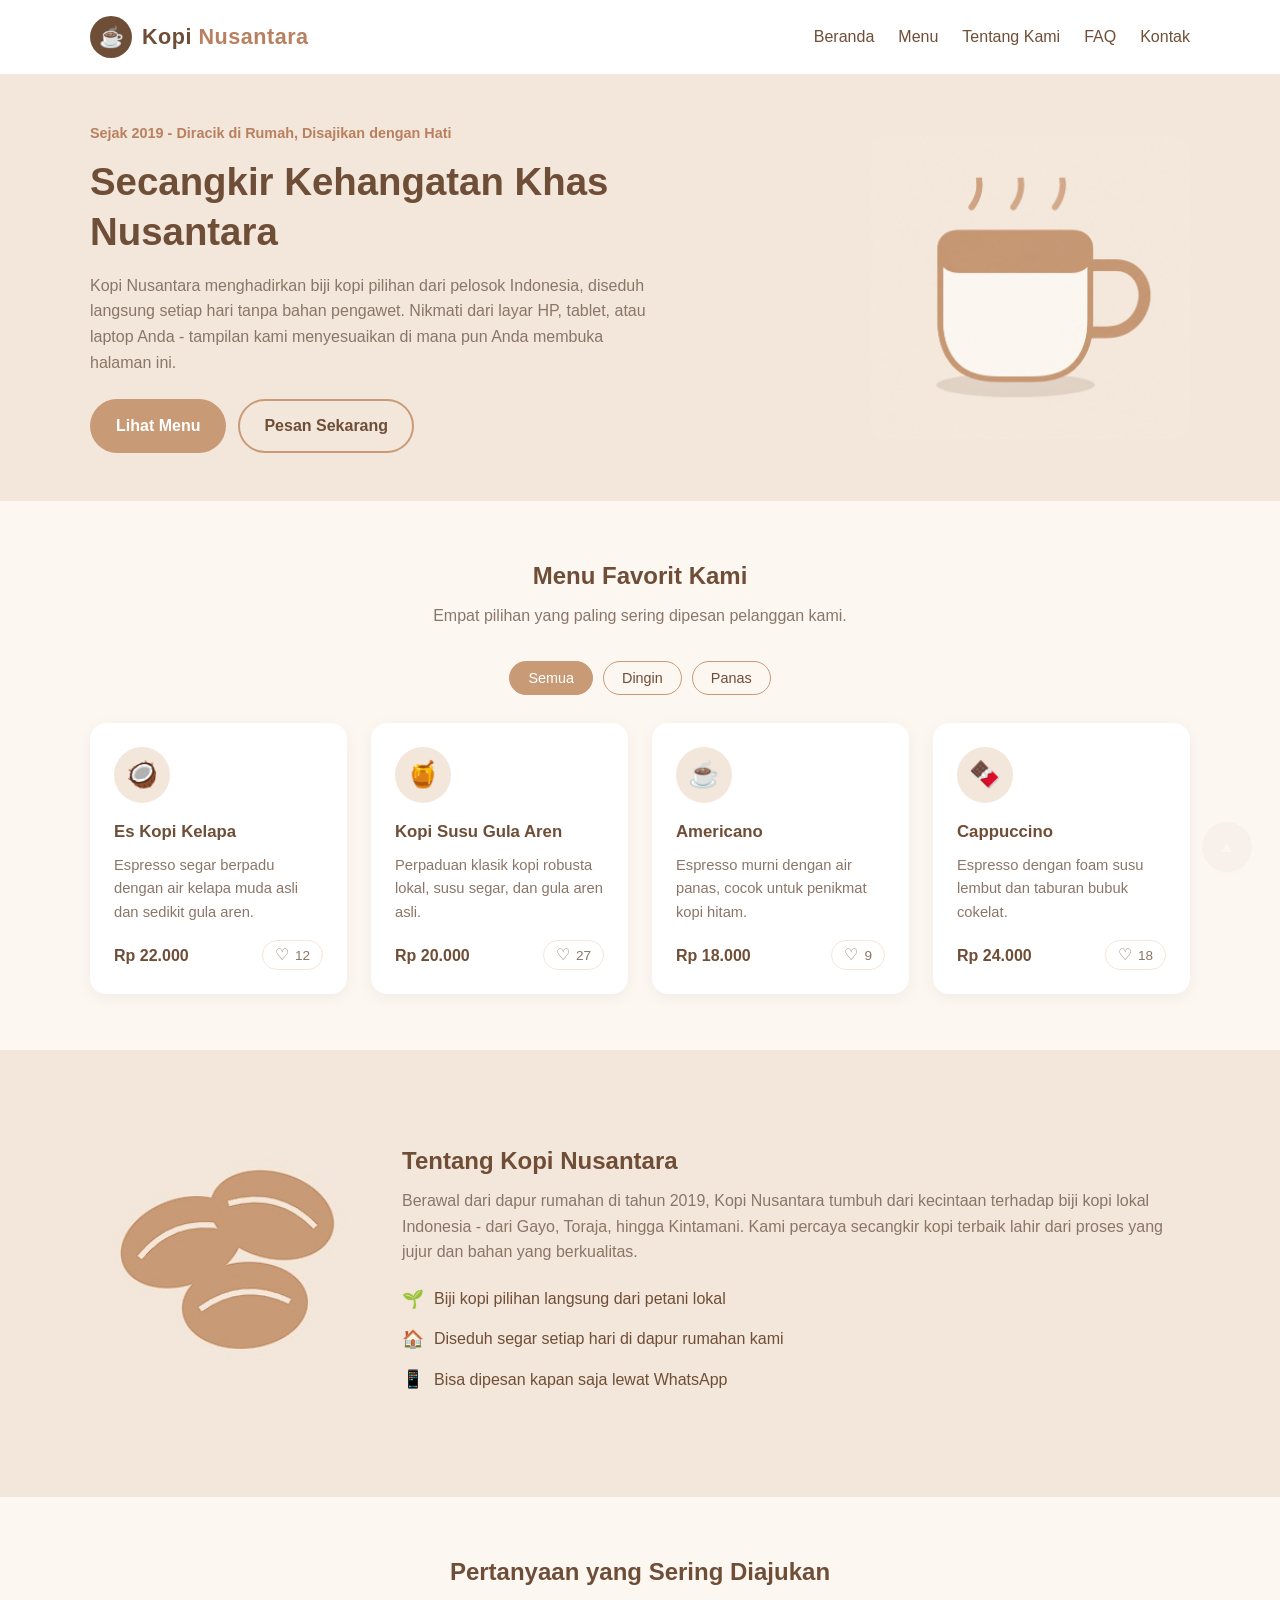
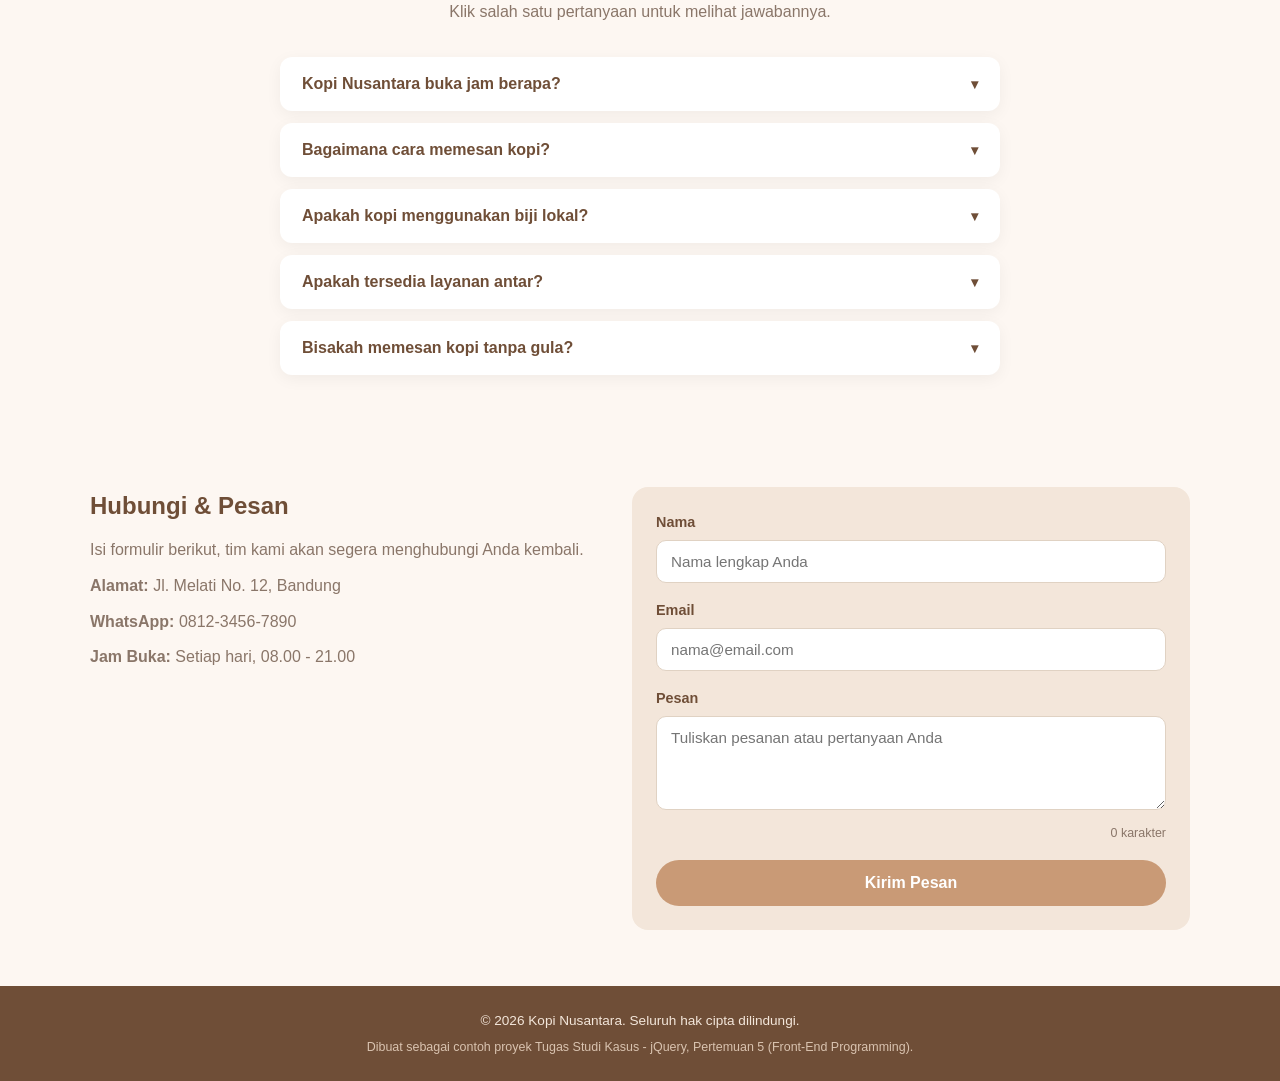
<file: Pertemuan05/index.html>
<!DOCTYPE html>
<html lang="id">
<head>
  <meta charset="UTF-8">
  <!-- Viewport meta tag: wajib agar media query bekerja benar di perangkat mobile -->
  <meta name="viewport" content="width=device-width, initial-scale=1.0">
  <title>Kopi Nusantara - Kedai Kopi Rumahan</title>
  <link rel="stylesheet" href="style.css">
</head>
<body>

  <!-- ============ HEADER / NAVIGASI ============ -->
  <header class="site-header">
    <div class="container navbar">
      <!-- Logo: ikon bulat + nama kedai, disusun dengan Flexbox -->
      <a href="#beranda" class="logo">
        <span class="logo-icon">☕</span>
        <span class="logo-text">Kopi <span class="logo-accent">Nusantara</span></span>
      </a>

      <!-- Menu navigasi: turun ke bawah logo & membungkus (wrap) di layar mobile -->
      <nav class="nav-menu">
        <ul>
          <li><a href="#beranda">Beranda</a></li>
          <li><a href="#menu">Menu</a></li>
          <li><a href="#tentang">Tentang Kami</a></li>
          <li><a href="#faq">FAQ</a></li>
          <li><a href="#kontak">Kontak</a></li>
        </ul>
      </nav>
    </div>
  </header>

  <main>
    <!-- ============ HERO / BANNER ============ -->
    <section class="hero" id="beranda">
      <div class="container hero-inner">
        <div class="hero-text">
          <p class="eyebrow">Sejak 2019 - Diracik di Rumah, Disajikan dengan Hati</p>
          <h1>Secangkir Kehangatan Khas Nusantara</h1>
          <p class="hero-desc">
            Kopi Nusantara menghadirkan biji kopi pilihan dari pelosok Indonesia,
            diseduh langsung setiap hari tanpa bahan pengawet. Nikmati dari layar HP,
            tablet, atau laptop Anda - tampilan kami menyesuaikan di mana pun Anda
            membuka halaman ini.
          </p>
          <div class="hero-buttons">
            <a href="#menu" class="btn btn-primary">Lihat Menu</a>
            <a href="#kontak" class="btn btn-outline">Pesan Sekarang</a>
          </div>
        </div>

        <div class="hero-image">
          <img src="images/cangkir-kopi.jpeg" alt="Ilustrasi cangkir Kopi Nusantara">
        </div>
      </div>
    </section>

    <!-- ============ KONTEN UTAMA: KARTU MENU (CSS Grid) ============ -->
    <!-- Atribut data-kategori dipakai oleh fitur filter jQuery pada script.js -->
    <section class="menu-section" id="menu">
      <div class="container">
        <h2 class="section-title">Menu Favorit Kami</h2>
        <p class="section-subtitle">Empat pilihan yang paling sering dipesan pelanggan kami.</p>

        <!-- Tombol filter kategori: menyaring kartu dengan efek fadeIn/fadeOut -->
        <div class="menu-filter" id="menuFilter">
          <button class="filter-btn aktif" type="button" data-filter="semua">Semua</button>
          <button class="filter-btn" type="button" data-filter="dingin">Dingin</button>
          <button class="filter-btn" type="button" data-filter="panas">Panas</button>
        </div>

        <div class="menu-grid">
          <article class="menu-card" data-kategori="dingin">
            <div class="menu-icon">🥥</div>
            <h3>Es Kopi Kelapa</h3>
            <p>Espresso segar berpadu dengan air kelapa muda asli dan sedikit gula aren.</p>
            <div class="menu-footer">
              <span class="price">Rp 22.000</span>
              <!-- Tombol suka: jumlahnya diubah lewat manipulasi DOM jQuery -->
              <button class="like-btn" type="button" aria-label="Sukai Es Kopi Kelapa">
                <span class="heart">♡</span>
                <span class="like-count">12</span>
              </button>
            </div>
          </article>

          <article class="menu-card" data-kategori="dingin">
            <div class="menu-icon">🍯</div>
            <h3>Kopi Susu Gula Aren</h3>
            <p>Perpaduan klasik kopi robusta lokal, susu segar, dan gula aren asli.</p>
            <div class="menu-footer">
              <span class="price">Rp 20.000</span>
              <button class="like-btn" type="button" aria-label="Sukai Kopi Susu Gula Aren">
                <span class="heart">♡</span>
                <span class="like-count">27</span>
              </button>
            </div>
          </article>

          <article class="menu-card" data-kategori="panas">
            <div class="menu-icon">☕</div>
            <h3>Americano</h3>
            <p>Espresso murni dengan air panas, cocok untuk penikmat kopi hitam.</p>
            <div class="menu-footer">
              <span class="price">Rp 18.000</span>
              <button class="like-btn" type="button" aria-label="Sukai Americano">
                <span class="heart">♡</span>
                <span class="like-count">9</span>
              </button>
            </div>
          </article>

          <article class="menu-card" data-kategori="panas">
            <div class="menu-icon">🍫</div>
            <h3>Cappuccino</h3>
            <p>Espresso dengan foam susu lembut dan taburan bubuk cokelat.</p>
            <div class="menu-footer">
              <span class="price">Rp 24.000</span>
              <button class="like-btn" type="button" aria-label="Sukai Cappuccino">
                <span class="heart">♡</span>
                <span class="like-count">18</span>
              </button>
            </div>
          </article>
        </div>
      </div>
    </section>

    <!-- ============ TENTANG KAMI (Flexbox: gambar + teks) ============ -->
    <section class="about-section" id="tentang">
      <div class="container about-inner">
        <div class="about-image">
          <img src="images/biji-kopi.jpeg" alt="Ilustrasi biji kopi Nusantara">
        </div>

        <div class="about-text">
          <h2 class="section-title align-left">Tentang Kopi Nusantara</h2>
          <p>
            Berawal dari dapur rumahan di tahun 2019, Kopi Nusantara tumbuh dari
            kecintaan terhadap biji kopi lokal Indonesia - dari Gayo, Toraja, hingga
            Kintamani. Kami percaya secangkir kopi terbaik lahir dari proses yang
            jujur dan bahan yang berkualitas.
          </p>
          <ul class="about-list">
            <li><span class="about-icon">🌱</span> Biji kopi pilihan langsung dari petani lokal</li>
            <li><span class="about-icon">🏠</span> Diseduh segar setiap hari di dapur rumahan kami</li>
            <li><span class="about-icon">📱</span> Bisa dipesan kapan saja lewat WhatsApp</li>
          </ul>
        </div>
      </div>
    </section>

    <!-- ============ FAQ (Accordion dengan jQuery slideToggle) ============ -->
    <!-- Tiap .faq-answer diletakkan tepat setelah .faq-question agar dapat
         dipilih dengan metode .next() di script.js -->
    <section class="faq-section" id="faq">
      <div class="container">
        <h2 class="section-title">Pertanyaan yang Sering Diajukan</h2>
        <p class="section-subtitle">Klik salah satu pertanyaan untuk melihat jawabannya.</p>

        <div class="faq-list">
          <div class="faq-item">
            <button class="faq-question" type="button" aria-expanded="false" aria-controls="faq-jawaban-1">
              <span>Kopi Nusantara buka jam berapa?</span>
              <span class="faq-icon" aria-hidden="true">▾</span>
            </button>
            <div class="faq-answer" id="faq-jawaban-1">
              <p>Kami buka setiap hari pukul 08.00 sampai 21.00 WIB, termasuk pada hari libur nasional.</p>
            </div>
          </div>

          <div class="faq-item">
            <button class="faq-question" type="button" aria-expanded="false" aria-controls="faq-jawaban-2">
              <span>Bagaimana cara memesan kopi?</span>
              <span class="faq-icon" aria-hidden="true">▾</span>
            </button>
            <div class="faq-answer" id="faq-jawaban-2">
              <p>Pemesanan dapat dilakukan melalui WhatsApp di 0812-3456-7890, atau dengan mengisi formulir pada bagian Hubungi &amp; Pesan di halaman ini.</p>
            </div>
          </div>

          <div class="faq-item">
            <button class="faq-question" type="button" aria-expanded="false" aria-controls="faq-jawaban-3">
              <span>Apakah kopi menggunakan biji lokal?</span>
              <span class="faq-icon" aria-hidden="true">▾</span>
            </button>
            <div class="faq-answer" id="faq-jawaban-3">
              <p>Ya. Seluruh menu kami diracik dari biji kopi lokal Indonesia seperti Gayo, Toraja, dan Kintamani, yang dibeli langsung dari petani.</p>
            </div>
          </div>

          <div class="faq-item">
            <button class="faq-question" type="button" aria-expanded="false" aria-controls="faq-jawaban-4">
              <span>Apakah tersedia layanan antar?</span>
              <span class="faq-icon" aria-hidden="true">▾</span>
            </button>
            <div class="faq-answer" id="faq-jawaban-4">
              <p>Tersedia untuk wilayah Bandung dengan radius maksimal 5 km dari kedai. Pesanan di atas Rp 100.000 mendapatkan gratis ongkos kirim.</p>
            </div>
          </div>

          <div class="faq-item">
            <button class="faq-question" type="button" aria-expanded="false" aria-controls="faq-jawaban-5">
              <span>Bisakah memesan kopi tanpa gula?</span>
              <span class="faq-icon" aria-hidden="true">▾</span>
            </button>
            <div class="faq-answer" id="faq-jawaban-5">
              <p>Bisa. Tingkat kemanisan setiap minuman dapat disesuaikan, mulai dari tanpa gula, sedikit gula, hingga normal. Cukup tuliskan permintaan Anda saat memesan.</p>
            </div>
          </div>
        </div>
      </div>
    </section>

    <!-- ============ KONTAK (Flexbox: info + formulir) ============ -->
    <section class="contact-section" id="kontak">
      <div class="container contact-inner">
        <div class="contact-info">
          <h2 class="section-title align-left">Hubungi &amp; Pesan</h2>
          <p>Isi formulir berikut, tim kami akan segera menghubungi Anda kembali.</p>
          <p><strong>Alamat:</strong> Jl. Melati No. 12, Bandung</p>
          <p><strong>WhatsApp:</strong> 0812-3456-7890</p>
          <p><strong>Jam Buka:</strong> Setiap hari, 08.00 - 21.00</p>
        </div>

        <form class="contact-form" id="contactForm" novalidate>
          <div class="form-group">
            <label for="nama">Nama</label>
            <input type="text" id="nama" name="nama" placeholder="Nama lengkap Anda" required>
          </div>
          <div class="form-group">
            <label for="email">Email</label>
            <input type="email" id="email" name="email" placeholder="nama@email.com" required>
          </div>
          <div class="form-group">
            <label for="pesan">Pesan</label>
            <textarea id="pesan" name="pesan" rows="4" placeholder="Tuliskan pesanan atau pertanyaan Anda" required></textarea>
            <!-- Penghitung karakter diperbarui lewat event keyup jQuery -->
            <small class="char-count" id="charCount">0 karakter</small>
          </div>
          <button type="submit" class="btn btn-primary btn-block">Kirim Pesan</button>
          <!-- Hasil validasi ditampilkan dengan efek fadeIn jQuery -->
          <p class="form-feedback" id="formFeedback" aria-live="polite"></p>
        </form>
      </div>
    </section>
  </main>

  <!-- ============ FOOTER ============ -->
  <footer class="site-footer">
    <div class="container">
      <p>&copy; 2026 Kopi Nusantara. Seluruh hak cipta dilindungi.</p>
      <p class="footer-note">Dibuat sebagai contoh proyek Tugas Studi Kasus - jQuery, Pertemuan 5 (Front-End Programming).</p>
    </div>
  </footer>

  <!-- Tombol kembali ke atas: muncul/hilang mengikuti posisi scroll -->
  <button class="back-to-top" id="backToTop" type="button" aria-label="Kembali ke atas">▲</button>

  <!-- Pustaka jQuery (CDN resmi) dimuat lebih dulu daripada script kustom -->
  <script src="https://code.jquery.com/jquery-3.7.1.min.js"></script>
  <!-- Cadangan: bila CDN tidak dapat diakses (offline), pakai salinan lokal -->
  <script>window.jQuery || document.write('<script src="jquery.min.js"><\/script>');</script>
  <!-- Script kustom berisi seluruh kode interaktivitas jQuery -->
  <script src="script.js"></script>
</body>
</html>
</file>
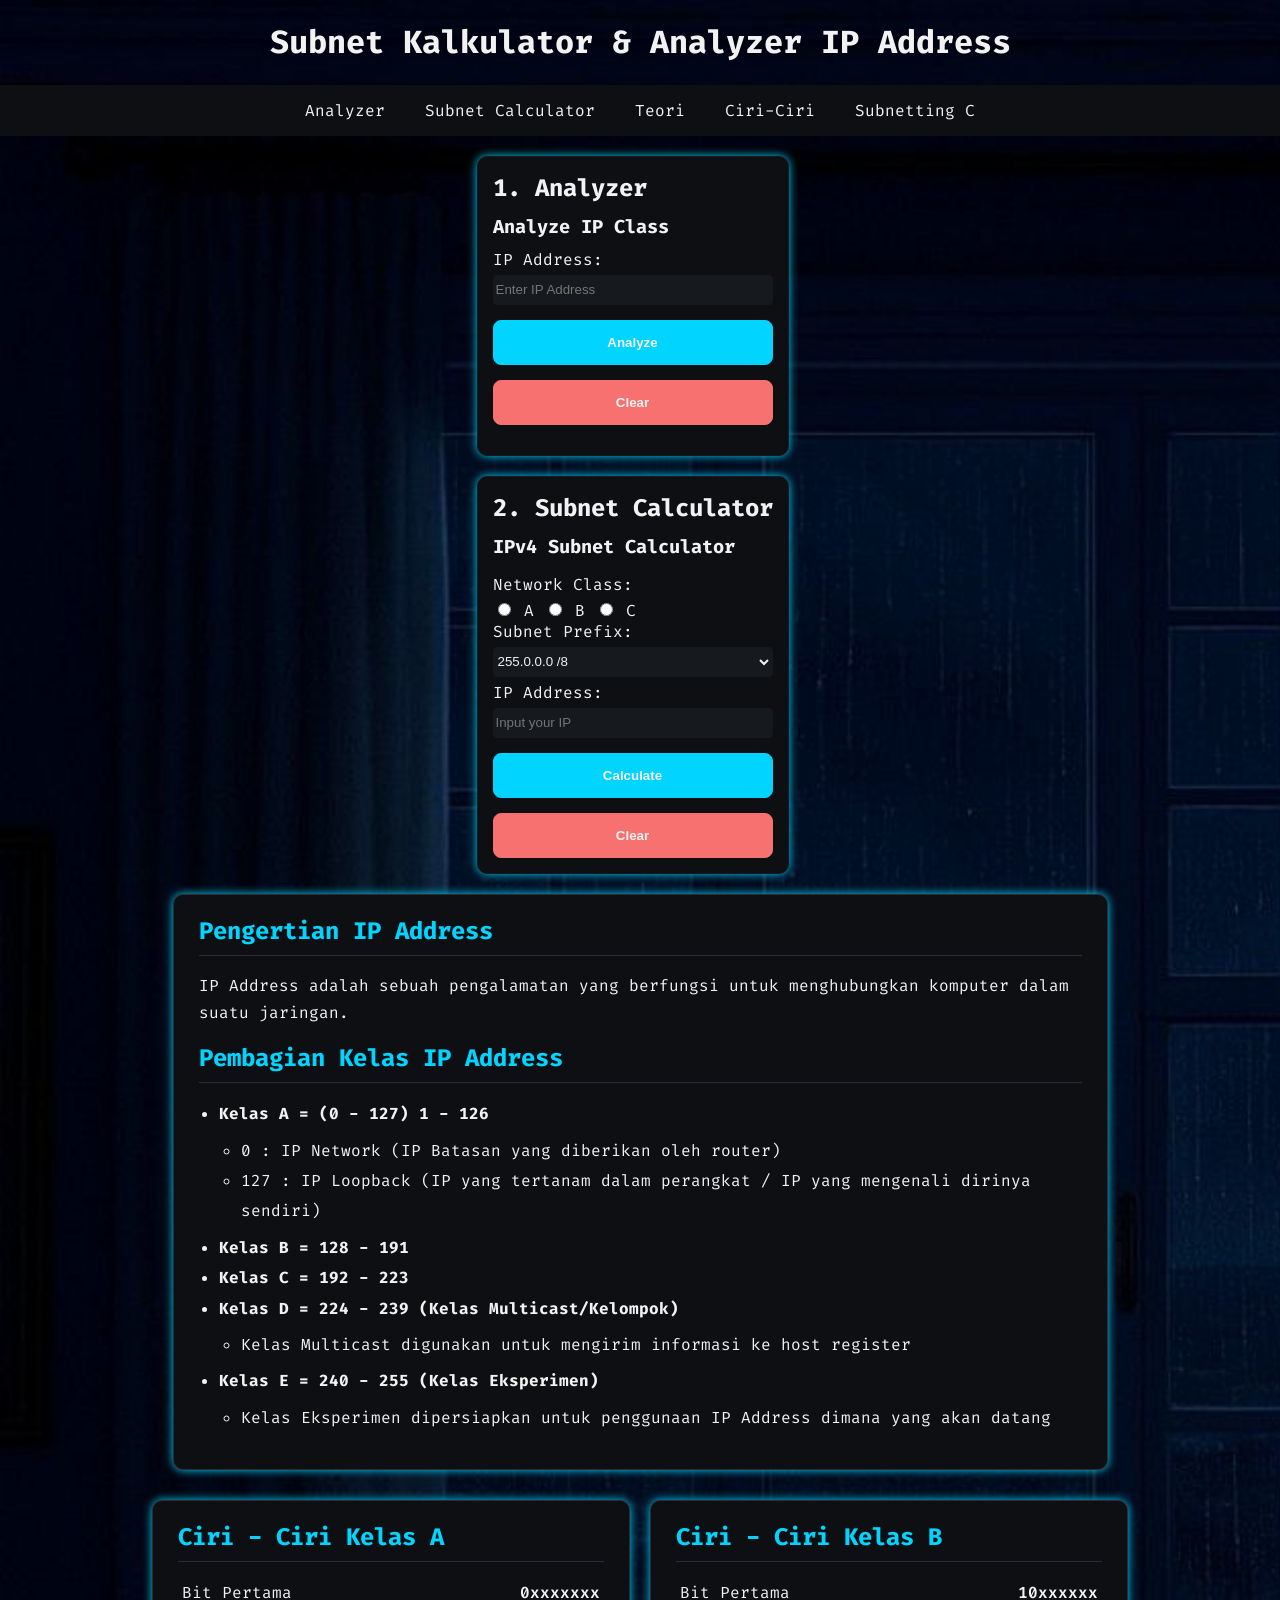
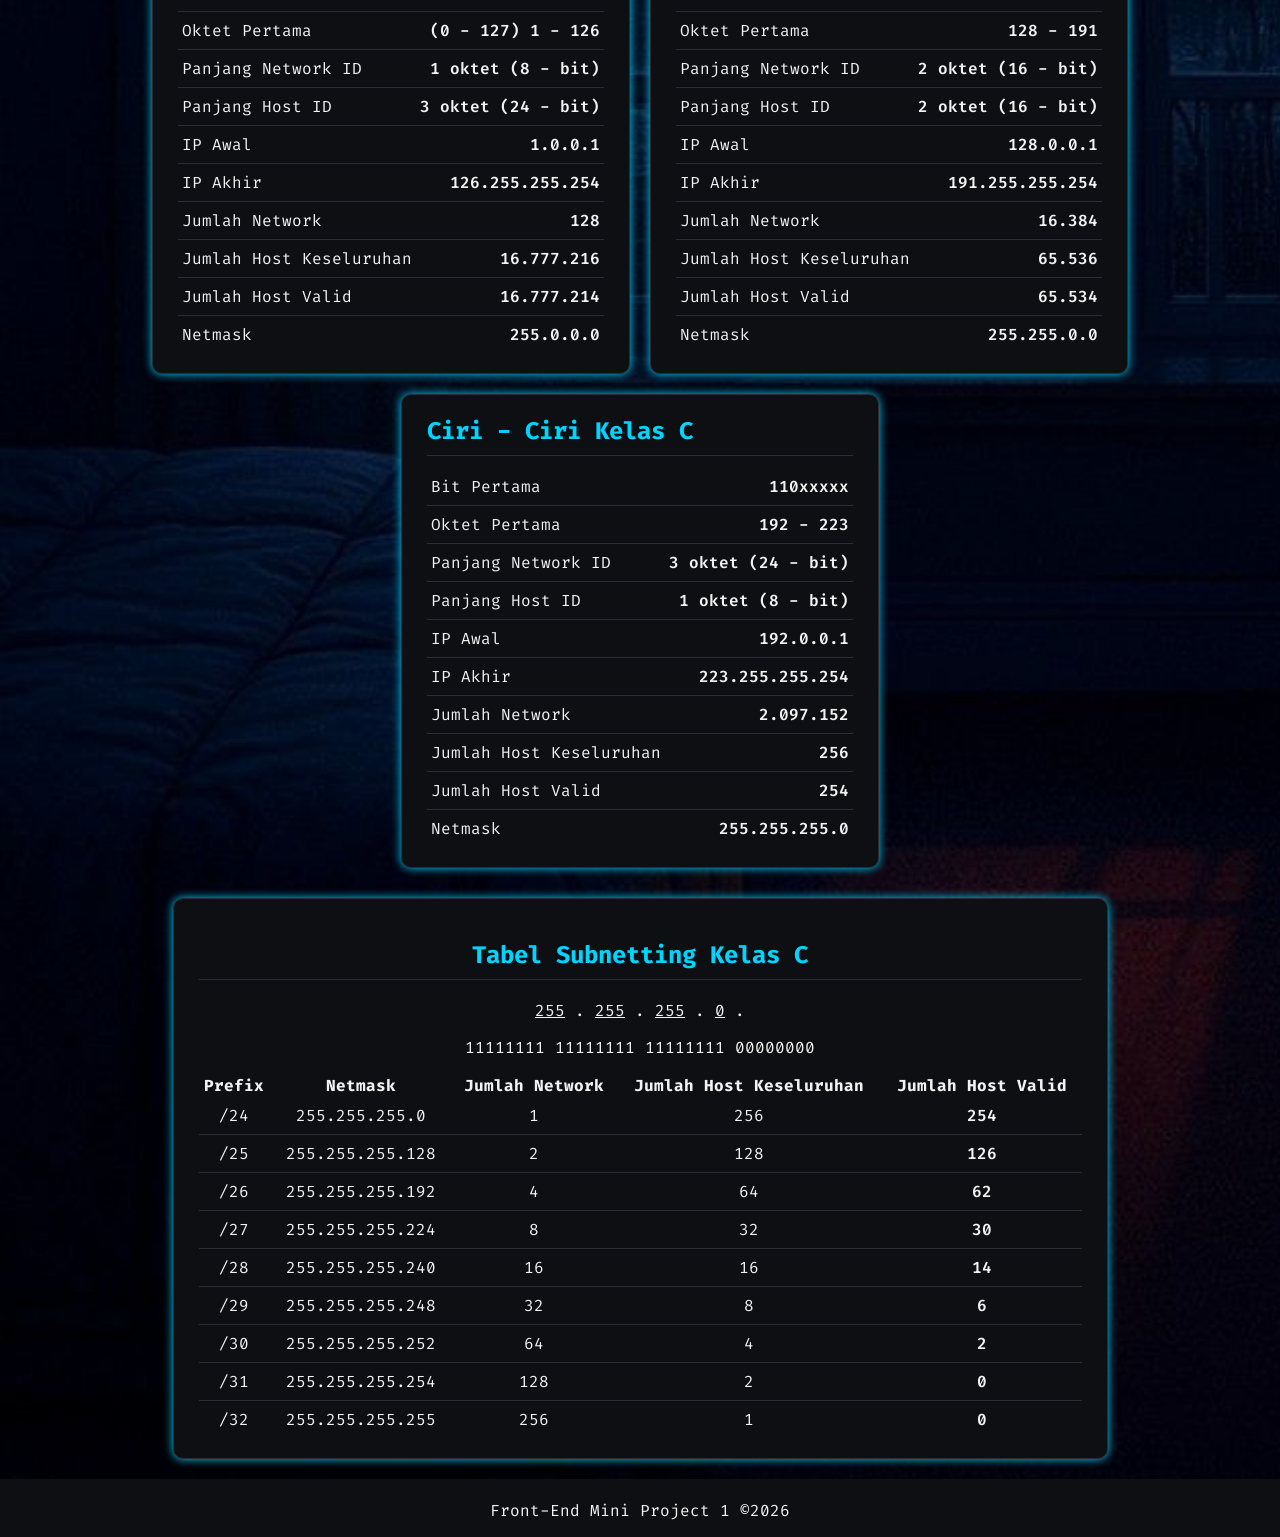
<file: Pertemuan03/(IPv4)-Subnet-Analyzer/index.html>
<!DOCTYPE html>
<html lang="en">

<head>
    <meta charset="UTF-8">
    <meta name="viewport" content="width=device-width, initial-scale=1.0">
    <title>(IPv4) Subnet Calculator & Analyzer</title>
    <link rel="stylesheet" href="style.css">
</head>

<body>
    <header>
        <h1>Subnet Kalkulator & Analyzer IP Address</h1>
    </header>

    <nav class="navbar">
        <ul>
            <li><a href="#containerPertama">Analyzer</a></li>
            <li><a href="#containerKedua">Subnet Calculator</a></li>
            <li><a href="#containerTeori">Teori</a></li>
            <li><a href="#ciri-ciri">Ciri-Ciri</a></li>
            <li><a href="#subnetting-kelas-c">Subnetting C</a></li>
        </ul>
    </nav>

    <div id="containerUtama">

        <div id="kolomInput">

            <!-- 1. Analyzer -->
            <div class="container" id="containerPertama">
                <h2>1. Analyzer</h2>
                <h3>Analyze IP Class</h3>

                <label for="analyzer-ip-address">IP Address:</label>
                <input type="text" id="analyzer-ip-address" placeholder="Enter IP Address">

                <div>
                    <button type="button" id="btn-analyze">Analyze</button>
                    <button type="button" id="btn-clear-analyzer">Clear</button>
                </div>
            </div>

            <!-- 2. Konverter -->
            <div class="container" id="containerKedua">
                <h2>2. Subnet Calculator</h2>
                <h3>IPv4 Subnet Calculator</h3>

                <form id="calculator-form">

                    <div>
                        <span>Network Class:</span>
                        <input type="radio" id="network-class-a" name="network-class" value="A">
                        <label for="network-class-a">A</label>
                        <input type="radio" id="network-class-b" name="network-class" value="B">
                        <label for="network-class-b">B</label>
                        <input type="radio" id="network-class-c" name="network-class" value="C">
                        <label for="network-class-c">C</label>
                    </div>

                    <div>
                        <label for="subnet-select">Subnet Prefix:</label>

                        <select id="subnet-select" name="subnet">
                            <!-- Kelas C -->
                            <option value="32">255.255.255.255 /32</option>
                            <option value="31">255.255.255.254 /31</option>
                            <option value="30">255.255.255.252 /30</option>
                            <option value="29">255.255.255.248 /29</option>
                            <option value="28">255.255.255.240 /28</option>
                            <option value="27">255.255.255.224 /27</option>
                            <option value="26">255.255.255.192 /26</option>
                            <option value="25">255.255.255.128 /25</option>
                            <option value="24">255.255.255.0 /24</option>

                            <!-- Kelas B -->
                            <option value="23">255.255.254.0 /23</option>
                            <option value="22">255.255.252.0 /22</option>
                            <option value="21">255.255.248.0 /21</option>
                            <option value="20">255.255.240.0 /20</option>
                            <option value="19">255.255.224.0 /19</option>
                            <option value="18">255.255.192.0 /18</option>
                            <option value="17">255.255.128.0 /17</option>
                            <option value="16">255.255.0.0 /16</option>

                            <!-- Kelas A -->
                            <option value="15">255.254.0.0 /15</option>
                            <option value="14">255.252.0.0 /14</option>
                            <option value="13">255.248.0.0 /13</option>
                            <option value="12">255.240.0.0 /12</option>
                            <option value="11">255.224.0.0 /11</option>
                            <option value="10">255.192.0.0 /10</option>
                            <option value="9">255.128.0.0 /9</option>
                            <option value="8" selected>255.0.0.0 /8</option>
                        </select>

                    </div>

                    <div>
                        <label for="ip-address">IP Address:</label>
                        <input type="text" id="ip-address" name="ip_address" placeholder="Input your IP  ">
                    </div>

                    <div>
                        <button type="button" id="btn-calculate">Calculate</button>
                        <button type="reset" id="btn-clear">Clear</button>
                    </div>

                </form>

                <p id="calculator-message" role="alert" hidden></p>
            </div>

        </div>

        <div id="kolomHasil">

            <div class="result-box" id="resultAnalyzer" hidden>
                <h2>Result Analyzer</h2>

                <table>
                    <tbody>
                        <tr>
                            <td>IP Address:</td>
                            <td id="analyzer-res-ip">-</td>
                        </tr>
                        <tr>
                            <td>IP Class:</td>
                            <td id="analyzer-res-class">-</td>
                        </tr>
                        <tr>
                            <td>Network Address:</td>
                            <td id="analyzer-res-network">-</td>
                        </tr>
                        <tr>
                            <td>Binary IP Address:</td>
                            <td id="analyzer-res-binary">-</td>
                        </tr>
                    </tbody>
                </table>
            </div>

            <div class="result-box" id="resultSubnet" hidden>
                <h2>Result Subnet Kalkulator</h2>

                <table>
                    <tbody>
                        <tr>
                            <td>IP Address:</td>
                            <td id="res-ip">-</td>
                        </tr>

                        <tr>
                            <td>Network Address:</td>
                            <td id="res-network">-</td>
                        </tr>

                        <tr>
                            <td>Usable Host IP Range:</td>
                            <td id="res-range">-</td>
                        </tr>

                        <tr>
                            <td>Broadcast Address:</td>
                            <td id="res-broadcast">-</td>
                        </tr>

                        <tr>
                            <td>Total Number of Hosts:</td>
                            <td id="res-total-hosts">-</td>
                        </tr>

                        <tr>
                            <td>Number of Usable Hosts:</td>
                            <td id="res-usable-hosts">-</td>
                        </tr>

                        <tr>
                            <td>Subnet Mask:</td>
                            <td id="res-netmask">-</td>
                        </tr>

                        <tr>
                            <td>Binary Subnet Mask:</td>
                            <td id="res-binary-netmask">-</td>
                        </tr>

                        <tr>
                            <td>IP Class:</td>
                            <td id="res-class">-</td>
                        </tr>

                        <tr>
                            <td>CIDR Notation / Short:</td>
                            <td id="res-cidr">-</td>
                        </tr>

                        <tr>
                            <td>IP Type: </td>
                            <td id="res-type">-</td>
                        </tr>

                        <tr>
                            <td>Binary ID:</td>
                            <td id="res-binary-id">-</td>
                        </tr>
                    </tbody>
                </table>
            </div>

        </div>

    </div>

    <!-- Teori -->
    <div id="containerTeori">

        <!-- Pengertian IP Address -->
        <section id="pengertian-ip">
            <h2>Pengertian IP Address</h2>

            <p>
                IP Address adalah sebuah pengalamatan yang berfungsi untuk
                menghubungkan komputer dalam suatu jaringan.
            </p>

            <h2>Pembagian Kelas IP Address</h2>

            <ul>
                <li>
                    <strong>Kelas A = (0 - 127) 1 - 126</strong>
                    <ul>
                        <li>0 : IP Network (IP Batasan yang diberikan oleh router)</li>
                        <li>
                            127 : IP Loopback
                            (IP yang tertanam dalam perangkat / IP yang mengenali dirinya sendiri)
                        </li>
                    </ul>
                </li>

                <li><strong>Kelas B = 128 - 191</strong></li>
                <li><strong>Kelas C = 192 - 223</strong></li>
                <li><strong>Kelas D = 224 - 239 (Kelas Multicast/Kelompok)</strong>
                    <ul>
                        <li>Kelas Multicast digunakan untuk mengirim informasi ke host register</li>
                    </ul>
                </li>
                <li><strong>Kelas E = 240 - 255 (Kelas Eksperimen)</strong>
                    <ul>
                        <li>Kelas Eksperimen dipersiapkan untuk penggunaan IP Address dimana yang akan datang</li>
                    </ul>
                </li>
            </ul>
        </section>


        <!-- Ciri-Ciri Kelas A -->
        <div class="ciri-ciri" id="ciri-ciri">
            <section class="ip-class" id="kelasA">
                <h2>Ciri - Ciri Kelas A</h2>

                <table>
                    <tbody>
                        <tr>
                            <td>Bit Pertama</td>
                            <td>0xxxxxxx</td>
                        </tr>

                        <tr>
                            <td>Oktet Pertama</td>
                            <td>(0 - 127) 1 - 126</td>
                        </tr>

                        <tr>
                            <td>Panjang Network ID</td>
                            <td>1 oktet (8 - bit)</td>
                        </tr>

                        <tr>
                            <td>Panjang Host ID</td>
                            <td>3 oktet (24 - bit)</td>
                        </tr>

                        <tr>
                            <td>IP Awal</td>
                            <td>1.0.0.1</td>
                        </tr>

                        <tr>
                            <td>IP Akhir</td>
                            <td>126.255.255.254</td>
                        </tr>

                        <tr>
                            <td>Jumlah Network</td>
                            <td>128</td>
                        </tr>

                        <tr>
                            <td>Jumlah Host Keseluruhan</td>
                            <td>16.777.216</td>
                        </tr>

                        <tr>
                            <td>Jumlah Host Valid</td>
                            <td>16.777.214</td>
                        </tr>

                        <tr>
                            <td>Netmask</td>
                            <td>255.0.0.0</td>
                        </tr>
                    </tbody>
                </table>
            </section>


            <!-- Ciri-Ciri Kelas B -->
            <section class="ip-class" id="kelasB">
                <h2>Ciri - Ciri Kelas B</h2>

                <table>
                    <tbody>
                        <tr>
                            <td>Bit Pertama</td>
                            <td>10xxxxxx</td>
                        </tr>

                        <tr>
                            <td>Oktet Pertama</td>
                            <td>128 - 191</td>
                        </tr>

                        <tr>
                            <td>Panjang Network ID</td>
                            <td>2 oktet (16 - bit)</td>
                        </tr>

                        <tr>
                            <td>Panjang Host ID</td>
                            <td>2 oktet (16 - bit)</td>
                        </tr>

                        <tr>
                            <td>IP Awal</td>
                            <td>128.0.0.1</td>
                        </tr>

                        <tr>
                            <td>IP Akhir</td>
                            <td>191.255.255.254</td>
                        </tr>

                        <tr>
                            <td>Jumlah Network</td>
                            <td>16.384</td>
                        </tr>

                        <tr>
                            <td>Jumlah Host Keseluruhan</td>
                            <td>65.536</td>
                        </tr>

                        <tr>
                            <td>Jumlah Host Valid</td>
                            <td>65.534</td>
                        </tr>

                        <tr>
                            <td>Netmask</td>
                            <td>255.255.0.0</td>
                        </tr>
                    </tbody>
                </table>
            </section>


            <!-- Ciri-Ciri Kelas C -->
            <section class="ip-class" id="kelasC">
                <h2>Ciri - Ciri Kelas C</h2>

                <table>
                    <tbody>
                        <tr>
                            <td>Bit Pertama</td>
                            <td>110xxxxx</td>
                        </tr>

                        <tr>
                            <td>Oktet Pertama</td>
                            <td>192 - 223</td>
                        </tr>

                        <tr>
                            <td>Panjang Network ID</td>
                            <td>3 oktet (24 - bit)</td>
                        </tr>

                        <tr>
                            <td>Panjang Host ID</td>
                            <td>1 oktet (8 - bit)</td>
                        </tr>

                        <tr>
                            <td>IP Awal</td>
                            <td>192.0.0.1</td>
                        </tr>

                        <tr>
                            <td>IP Akhir</td>
                            <td>223.255.255.254</td>
                        </tr>

                        <tr>
                            <td>Jumlah Network</td>
                            <td>2.097.152</td>
                        </tr>

                        <tr>
                            <td>Jumlah Host Keseluruhan</td>
                            <td>256</td>
                        </tr>

                        <tr>
                            <td>Jumlah Host Valid</td>
                            <td>254</td>
                        </tr>

                        <tr>
                            <td>Netmask</td>
                            <td>255.255.255.0</td>
                        </tr>
                    </tbody>
                </table>
            </section>
        </div>

        <!-- Tabel Subnetting Kelas C -->
        <section id="subnetting-kelas-c">
            <h2>Tabel Subnetting Kelas C</h2>

            <p><u>255</u> . <u>255</u> . <u>255</u> . <u>0</u> .</p>
            <p>11111111 11111111 11111111 00000000</p>

            <table>
                <thead>
                    <tr>
                        <th>Prefix</th>
                        <th>Netmask</th>
                        <th>Jumlah Network</th>
                        <th>Jumlah Host Keseluruhan</th>
                        <th>Jumlah Host Valid</th>
                    </tr>
                </thead>

                <tbody>
                    <tr>
                        <td>/24</td>
                        <td>255.255.255.0</td>
                        <td>1</td>
                        <td>256</td>
                        <td>254</td>
                    </tr>

                    <tr>
                        <td>/25</td>
                        <td>255.255.255.128</td>
                        <td>2</td>
                        <td>128</td>
                        <td>126</td>
                    </tr>

                    <tr>
                        <td>/26</td>
                        <td>255.255.255.192</td>
                        <td>4</td>
                        <td>64</td>
                        <td>62</td>
                    </tr>

                    <tr>
                        <td>/27</td>
                        <td>255.255.255.224</td>
                        <td>8</td>
                        <td>32</td>
                        <td>30</td>
                    </tr>

                    <tr>
                        <td>/28</td>
                        <td>255.255.255.240</td>
                        <td>16</td>
                        <td>16</td>
                        <td>14</td>
                    </tr>

                    <tr>
                        <td>/29</td>
                        <td>255.255.255.248</td>
                        <td>32</td>
                        <td>8</td>
                        <td>6</td>
                    </tr>

                    <tr>
                        <td>/30</td>
                        <td>255.255.255.252</td>
                        <td>64</td>
                        <td>4</td>
                        <td>2</td>
                    </tr>

                    <tr>
                        <td>/31</td>
                        <td>255.255.255.254</td>
                        <td>128</td>
                        <td>2</td>
                        <td>0</td>
                    </tr>

                    <tr>
                        <td>/32</td>
                        <td>255.255.255.255</td>
                        <td>256</td>
                        <td>1</td>
                        <td>0</td>
                    </tr>
                </tbody>
            </table>

        </section>

    </div>

    <footer>
        <p>Front-End Mini Project 1 &copy;2026</p>
    </footer>

    <script src="index.js"></script>
</body>

</html>
</file>
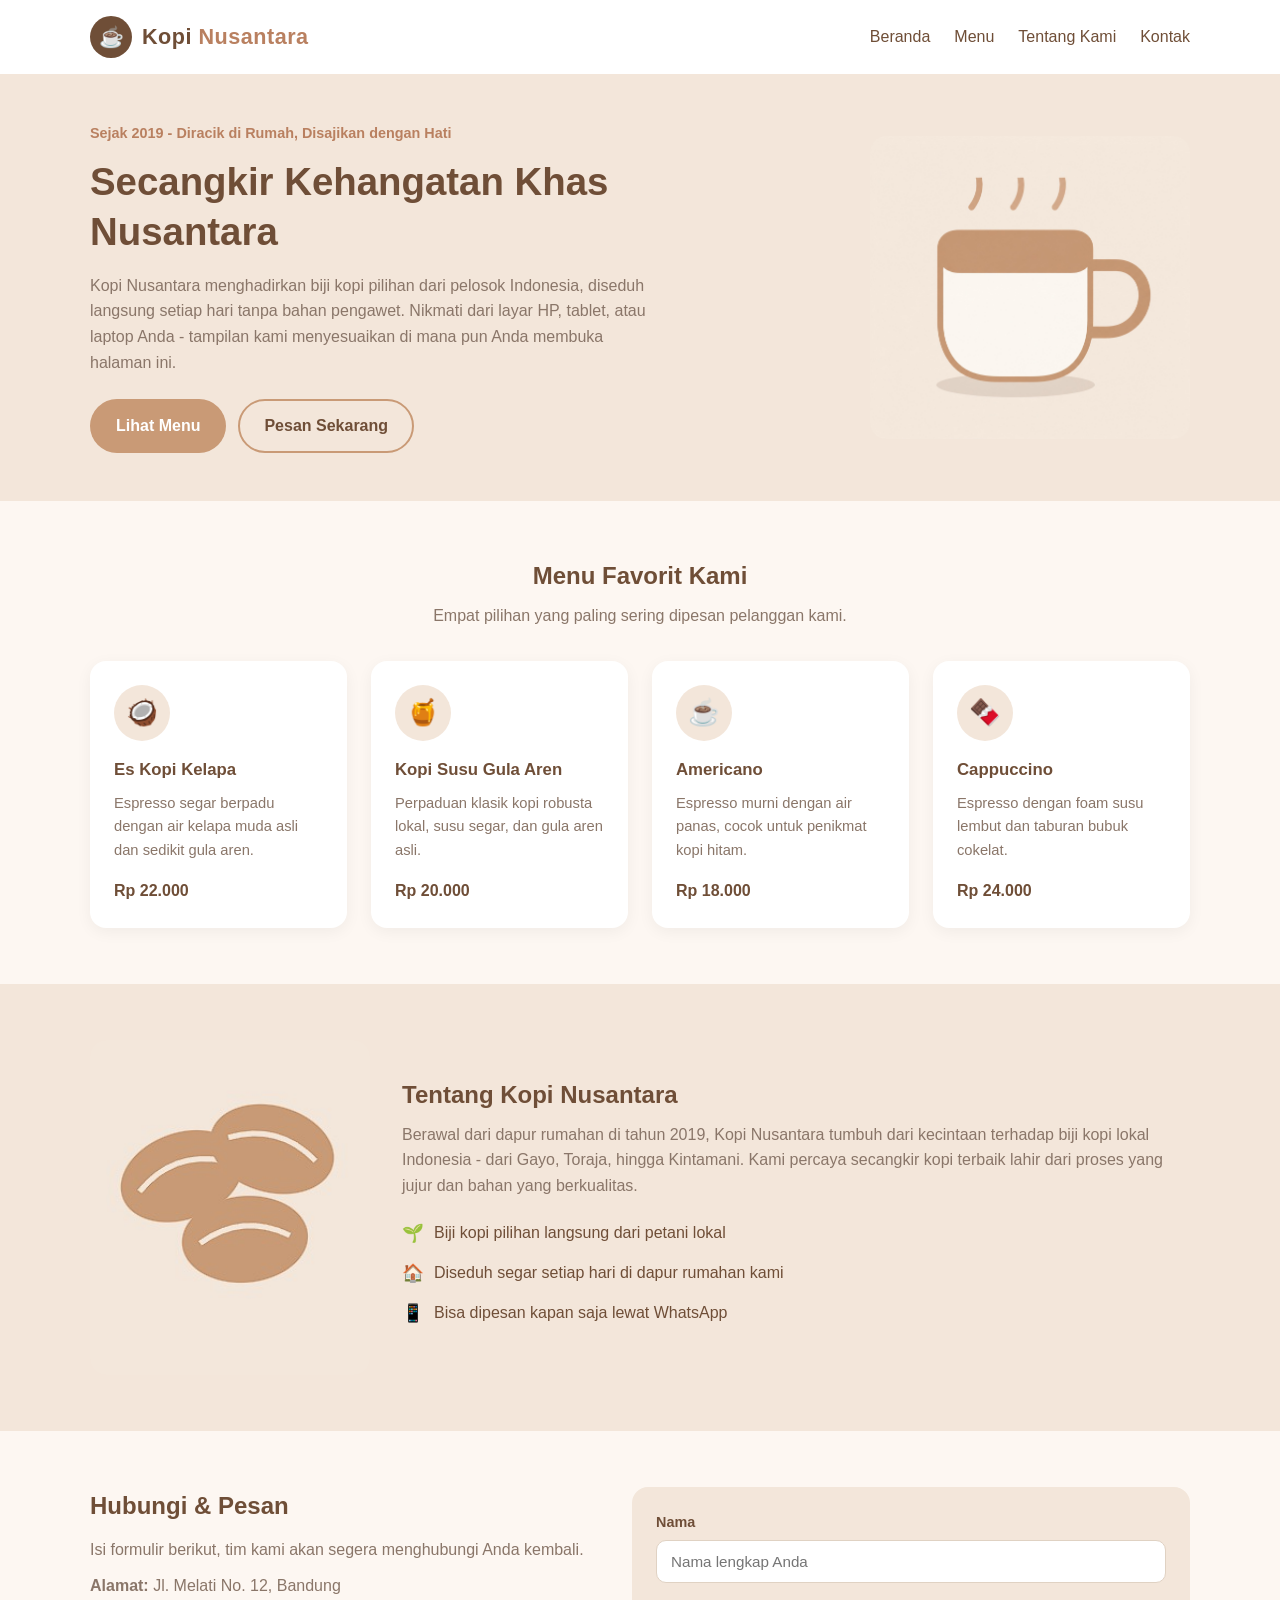
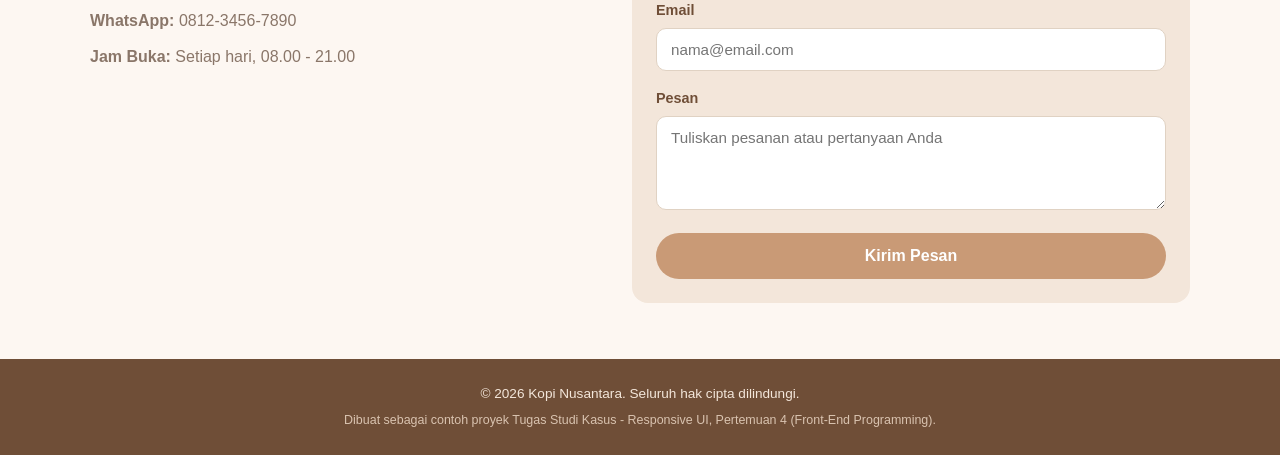
<file: Pertemuan04/KopiNusantara/index.html>
<!DOCTYPE html>
<html lang="id">
<head>
  <meta charset="UTF-8">
  <!-- Viewport meta tag: wajib agar media query bekerja benar di perangkat mobile -->
  <meta name="viewport" content="width=device-width, initial-scale=1.0">
  <title>Kopi Nusantara - Kedai Kopi Rumahan</title>
  <link rel="stylesheet" href="style.css">
</head>
<body>

  <!-- HEADER / NAVIGASI -->
  <header class="site-header">
    <div class="container navbar">
      <!-- Logo: ikon bulat + nama kedai, disusun dengan Flexbox -->
      <a href="#beranda" class="logo">
        <span class="logo-icon">☕</span>
        <span class="logo-text">Kopi <span class="logo-accent">Nusantara</span></span>
      </a>

      <!-- Menu navigasi: turun ke bawah logo & membungkus (wrap) di layar mobile -->
      <nav class="nav-menu">
        <ul>
          <li><a href="#beranda">Beranda</a></li>
          <li><a href="#menu">Menu</a></li>
          <li><a href="#tentang">Tentang Kami</a></li>
          <li><a href="#kontak">Kontak</a></li>
        </ul>
      </nav>
    </div>
  </header>

  <main>
    <!-- HERO / BANNER -->
    <section class="hero" id="beranda">
      <div class="container hero-inner">
        <div class="hero-text">
          <p class="eyebrow">Sejak 2019 - Diracik di Rumah, Disajikan dengan Hati</p>
          <h1>Secangkir Kehangatan Khas Nusantara</h1>
          <p class="hero-desc">
            Kopi Nusantara menghadirkan biji kopi pilihan dari pelosok Indonesia,
            diseduh langsung setiap hari tanpa bahan pengawet. Nikmati dari layar HP,
            tablet, atau laptop Anda - tampilan kami menyesuaikan di mana pun Anda
            membuka halaman ini.
          </p>
          <div class="hero-buttons">
            <a href="#menu" class="btn btn-primary">Lihat Menu</a>
            <a href="#kontak" class="btn btn-outline">Pesan Sekarang</a>
          </div>
        </div>

        <div class="hero-image">
          <img src="images/cangkir-kopi.jpeg" alt="Ilustrasi cangkir Kopi Nusantara">
        </div>
      </div>
    </section>

    <!-- KONTEN UTAMA: KARTU MENU (CSS Grid) -->
    <section class="menu-section" id="menu">
      <div class="container">
        <h2 class="section-title">Menu Favorit Kami</h2>
        <p class="section-subtitle">Empat pilihan yang paling sering dipesan pelanggan kami.</p>

        <div class="menu-grid">
          <article class="menu-card">
            <div class="menu-icon">🥥</div>
            <h3>Es Kopi Kelapa</h3>
            <p>Espresso segar berpadu dengan air kelapa muda asli dan sedikit gula aren.</p>
            <span class="price">Rp 22.000</span>
          </article>

          <article class="menu-card">
            <div class="menu-icon">🍯</div>
            <h3>Kopi Susu Gula Aren</h3>
            <p>Perpaduan klasik kopi robusta lokal, susu segar, dan gula aren asli.</p>
            <span class="price">Rp 20.000</span>
          </article>

          <article class="menu-card">
            <div class="menu-icon">☕</div>
            <h3>Americano</h3>
            <p>Espresso murni dengan air panas, cocok untuk penikmat kopi hitam.</p>
            <span class="price">Rp 18.000</span>
          </article>

          <article class="menu-card">
            <div class="menu-icon">🍫</div>
            <h3>Cappuccino</h3>
            <p>Espresso dengan foam susu lembut dan taburan bubuk cokelat.</p>
            <span class="price">Rp 24.000</span>
          </article>
        </div>
      </div>
    </section>

    <!-- TENTANG KAMI (Flexbox: gambar + teks) -->
    <section class="about-section" id="tentang">
      <div class="container about-inner">
        <div class="about-image">
          <img src="images/biji-kopi.jpeg" alt="Ilustrasi biji kopi Nusantara">
        </div>

        <div class="about-text">
          <h2 class="section-title align-left">Tentang Kopi Nusantara</h2>
          <p>
            Berawal dari dapur rumahan di tahun 2019, Kopi Nusantara tumbuh dari
            kecintaan terhadap biji kopi lokal Indonesia - dari Gayo, Toraja, hingga
            Kintamani. Kami percaya secangkir kopi terbaik lahir dari proses yang
            jujur dan bahan yang berkualitas.
          </p>
          <ul class="about-list">
            <li><span class="about-icon">🌱</span> Biji kopi pilihan langsung dari petani lokal</li>
            <li><span class="about-icon">🏠</span> Diseduh segar setiap hari di dapur rumahan kami</li>
            <li><span class="about-icon">📱</span> Bisa dipesan kapan saja lewat WhatsApp</li>
          </ul>
        </div>
      </div>
    </section>

    <!-- KONTAK (Flexbox: info + formulir) -->
    <section class="contact-section" id="kontak">
      <div class="container contact-inner">
        <div class="contact-info">
          <h2 class="section-title align-left">Hubungi &amp; Pesan</h2>
          <p>Isi formulir berikut, tim kami akan segera menghubungi Anda kembali.</p>
          <p><strong>Alamat:</strong> Jl. Melati No. 12, Bandung</p>
          <p><strong>WhatsApp:</strong> 0812-3456-7890</p>
          <p><strong>Jam Buka:</strong> Setiap hari, 08.00 - 21.00</p>
        </div>

        <form class="contact-form">
          <div class="form-group">
            <label for="nama">Nama</label>
            <input type="text" id="nama" name="nama" placeholder="Nama lengkap Anda" required>
          </div>
          <div class="form-group">
            <label for="email">Email</label>
            <input type="email" id="email" name="email" placeholder="nama@email.com" required>
          </div>
          <div class="form-group">
            <label for="pesan">Pesan</label>
            <textarea id="pesan" name="pesan" rows="4" placeholder="Tuliskan pesanan atau pertanyaan Anda" required></textarea>
          </div>
          <button type="submit" class="btn btn-primary btn-block">Kirim Pesan</button>
        </form>
      </div>
    </section>
  </main>

  <!-- FOOTER -->
  <footer class="site-footer">
    <div class="container">
      <p>&copy; 2026 Kopi Nusantara. Seluruh hak cipta dilindungi.</p>
      <p class="footer-note">Dibuat sebagai contoh proyek Tugas Studi Kasus - Responsive UI, Pertemuan 4 (Front-End Programming).</p>
    </div>
  </footer>

</body>
</html>
</file>
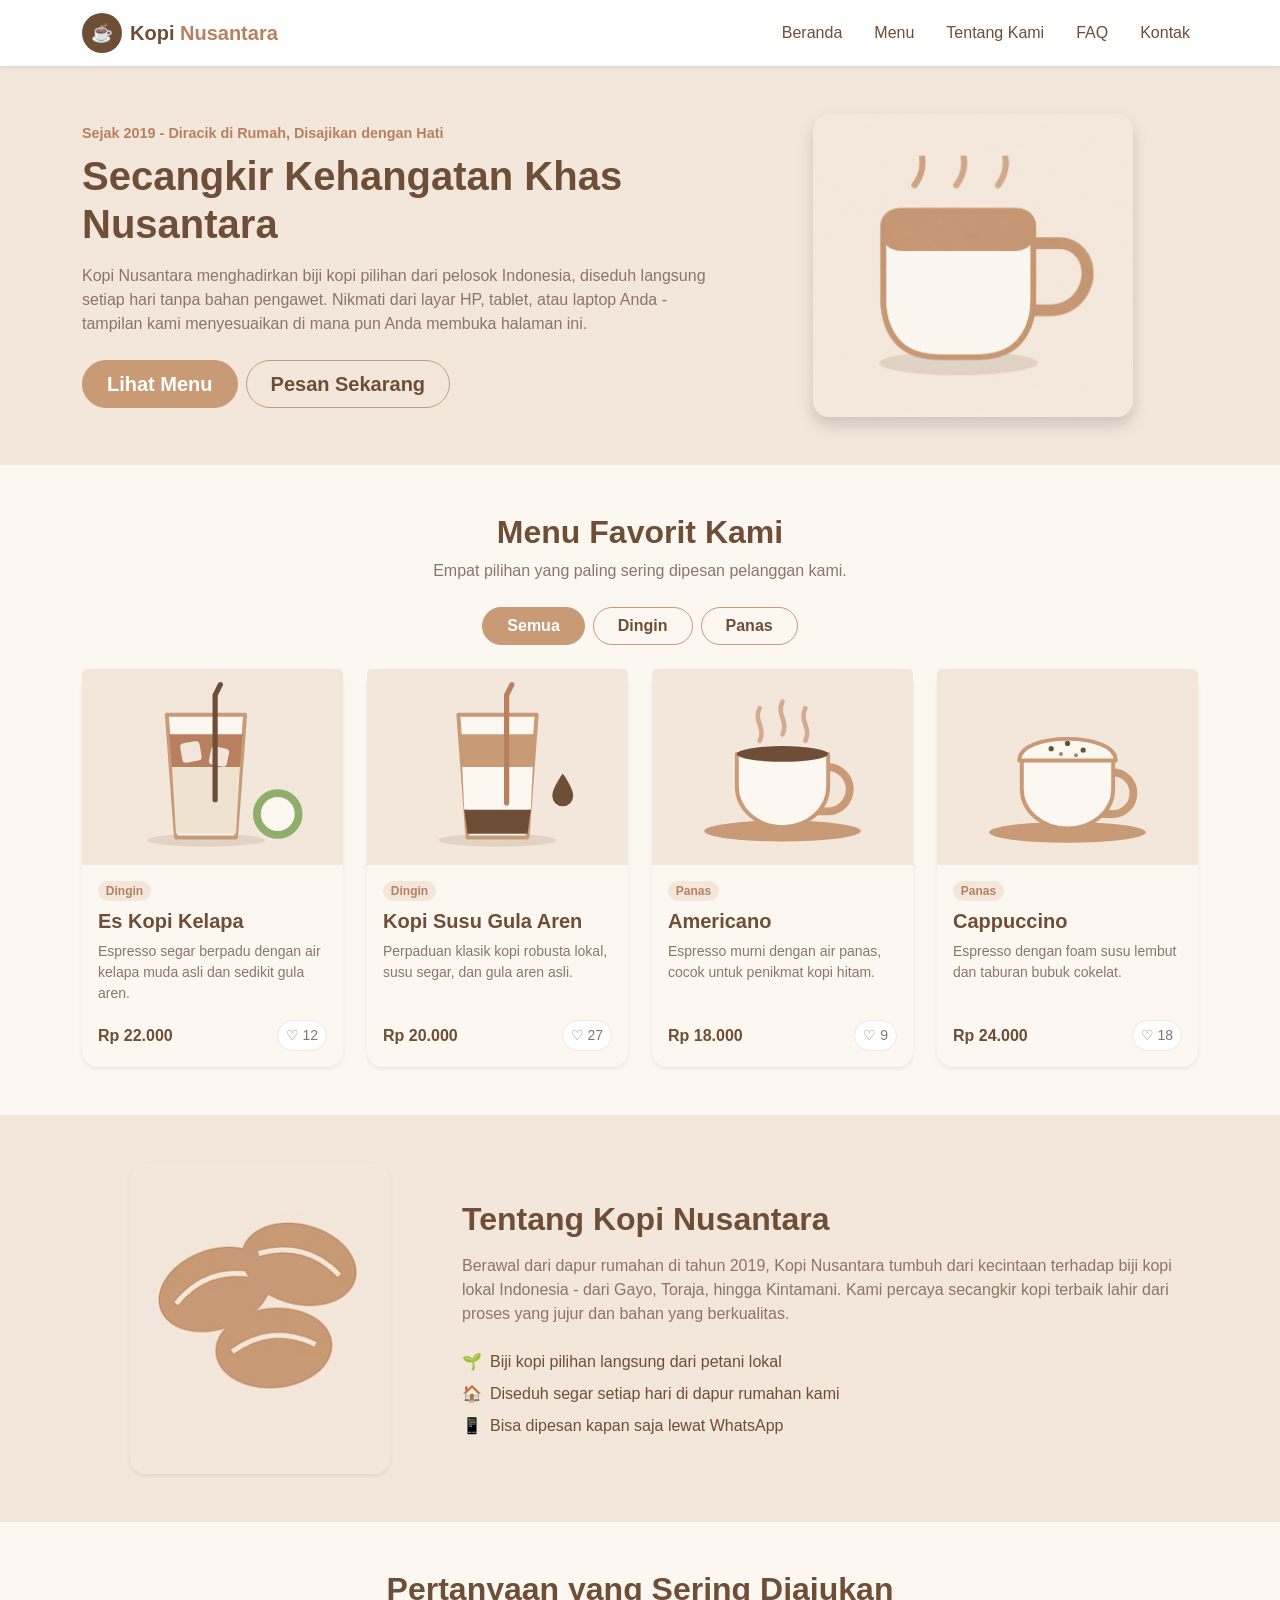
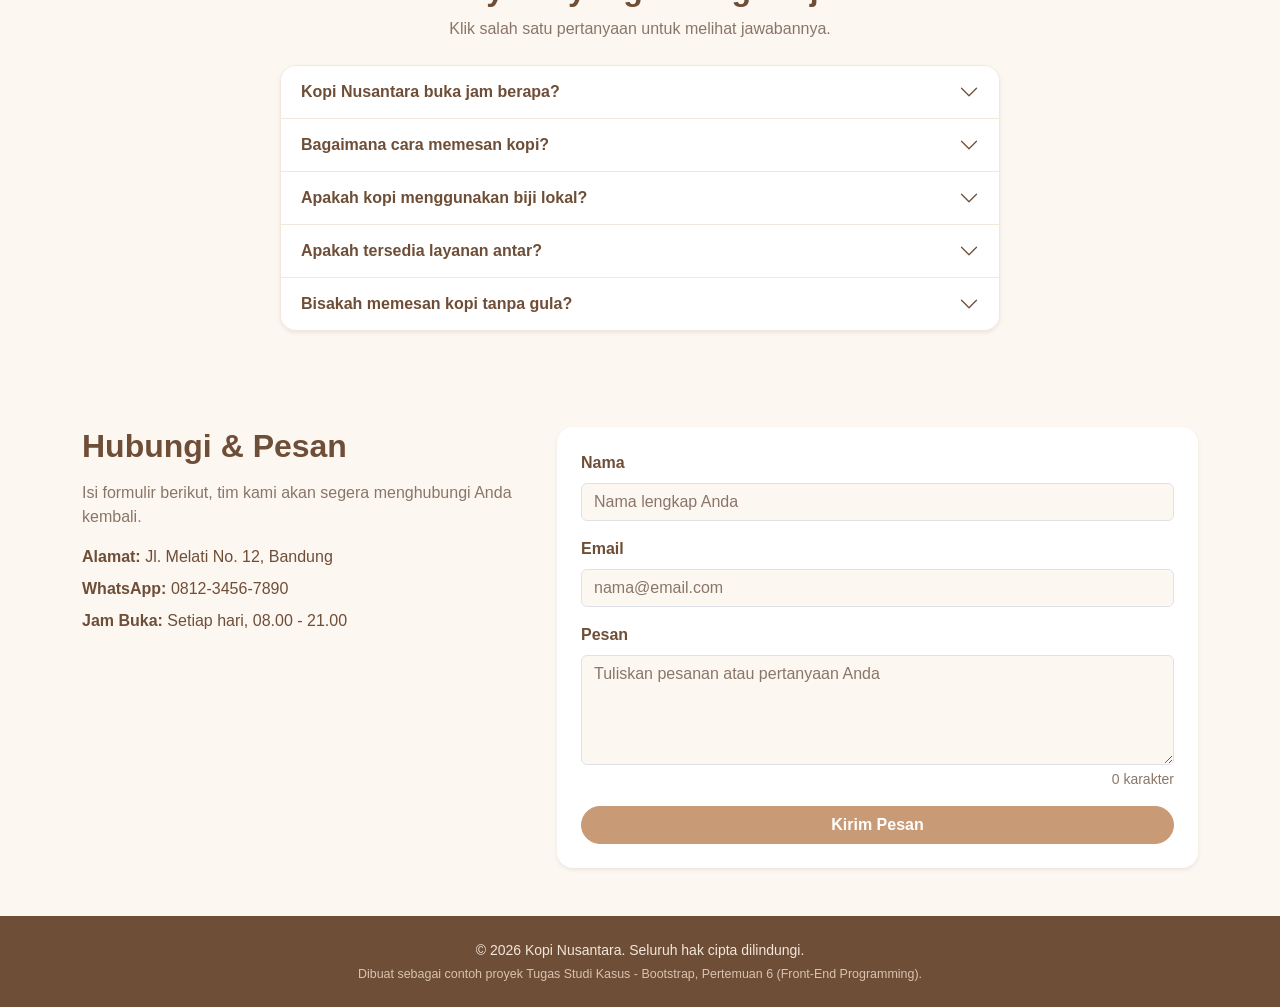
<file: Pertemuan06/kopi-nusantara-bootstrap/index.html>
<!DOCTYPE html>
<html lang="id">
<head>
  <meta charset="UTF-8">
  <!-- Viewport meta tag: wajib agar grid & breakpoint Bootstrap bekerja benar di mobile -->
  <meta name="viewport" content="width=device-width, initial-scale=1.0">
  <title>Kopi Nusantara - Kedai Kopi Rumahan</title>

  <!-- Bootstrap 5.3.3 (CDN resmi): dimuat SEBELUM CSS kustom agar bisa ditimpa -->
  <link href="https://cdn.jsdelivr.net/npm/bootstrap@5.3.3/dist/css/bootstrap.min.css" rel="stylesheet">
  <!-- CSS kustom: kustomisasi ringan warna & gaya agar sesuai identitas Kopi Nusantara -->
  <link rel="stylesheet" href="style.css">
</head>
<body>

  <!-- ============ NAVBAR (Komponen Bootstrap: navbar responsif) ============
       - navbar-expand-lg : menu mendatar mulai layar lg (>= 992px),
                            di bawahnya berubah menjadi tombol hamburger
       - fixed-top        : navbar tetap menempel di atas saat halaman di-scroll
       - bg-white shadow-sm : utility class latar putih + bayangan tipis -->
  <nav class="navbar navbar-expand-lg fixed-top bg-white shadow-sm">
    <div class="container">
      <!-- navbar-brand: logo. d-flex + align-items-center + gap-2 menyejajarkan ikon & teks -->
      <a class="navbar-brand d-flex align-items-center gap-2 fw-bold" href="#beranda">
        <span class="logo-icon rounded-circle d-flex align-items-center justify-content-center">☕</span>
        <span>Kopi <span class="logo-accent">Nusantara</span></span>
      </a>

      <!-- navbar-toggler: tombol hamburger (hanya tampil di bawah lg).
           data-bs-toggle="collapse" + data-bs-target menghubungkannya
           dengan menu #navMenu tanpa perlu menulis JavaScript sendiri -->
      <button class="navbar-toggler" type="button" data-bs-toggle="collapse" data-bs-target="#navMenu"
              aria-controls="navMenu" aria-expanded="false" aria-label="Buka menu navigasi">
        <span class="navbar-toggler-icon"></span>
      </button>

      <!-- collapse navbar-collapse: bagian menu yang disembunyikan/ditampilkan -->
      <div class="collapse navbar-collapse" id="navMenu">
        <!-- ms-auto mendorong menu ke kanan; text-center merapikan menu di mode mobile -->
        <ul class="navbar-nav ms-auto gap-lg-3 text-center py-2 py-lg-0">
          <li class="nav-item"><a class="nav-link" href="#beranda">Beranda</a></li>
          <li class="nav-item"><a class="nav-link" href="#menu">Menu</a></li>
          <li class="nav-item"><a class="nav-link" href="#tentang">Tentang Kami</a></li>
          <li class="nav-item"><a class="nav-link" href="#faq">FAQ</a></li>
          <li class="nav-item"><a class="nav-link" href="#kontak">Kontak</a></li>
        </ul>
      </div>
    </div>
  </nav>

  <main>
    <!-- ============ HERO / BERANDA (Grid Bootstrap) ============
         Mobile: teks & gambar bertumpuk (kolom penuh).
         Laptop (lg): teks 7/12 kolom di kiri, gambar 5/12 kolom di kanan. -->
    <section class="hero py-5" id="beranda">
      <div class="container">
        <div class="row align-items-center g-4">
          <!-- text-center di mobile, text-lg-start (rata kiri) mulai layar lg -->
          <div class="col-12 col-lg-7 text-center text-lg-start">
            <p class="eyebrow fw-semibold mb-2">Sejak 2019 - Diracik di Rumah, Disajikan dengan Hati</p>
            <h1 class="fw-bold mb-3">Secangkir Kehangatan Khas Nusantara</h1>
            <p class="text-muted mb-4">
              Kopi Nusantara menghadirkan biji kopi pilihan dari pelosok Indonesia,
              diseduh langsung setiap hari tanpa bahan pengawet. Nikmati dari layar HP,
              tablet, atau laptop Anda - tampilan kami menyesuaikan di mana pun Anda
              membuka halaman ini.
            </p>
            <!-- flex-column (mobile) -> flex-sm-row (>= 576px): tombol berjajar ke samping -->
            <div class="d-flex flex-column flex-sm-row gap-2 justify-content-center justify-content-lg-start">
              <a href="#menu" class="btn btn-primary btn-lg rounded-pill px-4">Lihat Menu</a>
              <a href="#kontak" class="btn btn-outline-primary btn-lg rounded-pill px-4">Pesan Sekarang</a>
            </div>
          </div>

          <div class="col-12 col-lg-5 text-center">
            <!-- img-fluid: gambar tidak pernah melebihi lebar kolomnya -->
            <img src="images/cangkir-kopi.jpeg" class="img-fluid rounded-4 shadow hero-img"
                 alt="Ilustrasi cangkir Kopi Nusantara">
          </div>
        </div>
      </div>
    </section>

    <!-- ============ MENU FAVORIT (Grid 12 kolom + Card Bootstrap) ============ -->
    <section class="py-5" id="menu">
      <div class="container">
        <h2 class="fw-bold text-center mb-2">Menu Favorit Kami</h2>
        <p class="text-center text-muted mb-4">Empat pilihan yang paling sering dipesan pelanggan kami.</p>

        <!-- Tombol filter kategori (jQuery, dipertahankan dari Pertemuan 5).
             Gaya tombol memakai class Bootstrap: btn btn-outline-primary rounded-pill.
             Class .active menandai tombol yang sedang dipilih. -->
        <div class="d-flex flex-wrap justify-content-center gap-2 mb-4" id="menuFilter">
          <button class="btn btn-outline-primary rounded-pill px-4 filter-btn active" type="button" data-filter="semua">Semua</button>
          <button class="btn btn-outline-primary rounded-pill px-4 filter-btn" type="button" data-filter="dingin">Dingin</button>
          <button class="btn btn-outline-primary rounded-pill px-4 filter-btn" type="button" data-filter="panas">Panas</button>
        </div>

        <!-- row g-4: baris grid dengan jarak (gutter) antarkartu.
             Setiap kolom memakai 3 breakpoint berbeda:
             - col-12   : ponsel (< 768px)   -> 1 kartu per baris (12/12)
             - col-md-6 : tablet (>= 768px)  -> 2 kartu per baris (6/12)
             - col-lg-3 : laptop (>= 992px)  -> 4 kartu per baris (3/12)
             Atribut data-kategori dipakai fitur filter jQuery di script.js -->
        <div class="row g-4" id="menuGrid">
          <div class="col-12 col-md-6 col-lg-3 menu-item" data-kategori="dingin">
            <!-- card: kartu menu. h-100 menyamakan tinggi semua kartu dalam satu baris -->
            <article class="card menu-card h-100 border-0 rounded-4 shadow-sm">
              <img src="images/es-kopi-kelapa.svg" class="card-img-top" alt="Ilustrasi Es Kopi Kelapa">
              <!-- card-body dibuat d-flex flex-column agar baris harga selalu di bawah (mt-auto) -->
              <div class="card-body d-flex flex-column">
                <span class="badge rounded-pill badge-kopi align-self-start mb-2">Dingin</span>
                <h3 class="card-title h5 fw-bold">Es Kopi Kelapa</h3>
                <p class="card-text text-muted small">Espresso segar berpadu dengan air kelapa muda asli dan sedikit gula aren.</p>
                <div class="d-flex justify-content-between align-items-center mt-auto">
                  <span class="price fw-bold">Rp 22.000</span>
                  <!-- Tombol suka: jumlahnya diubah lewat manipulasi DOM jQuery -->
                  <button class="btn btn-sm rounded-pill like-btn" type="button" aria-label="Sukai Es Kopi Kelapa">
                    <span class="heart">♡</span>
                    <span class="like-count">12</span>
                  </button>
                </div>
              </div>
            </article>
          </div>

          <div class="col-12 col-md-6 col-lg-3 menu-item" data-kategori="dingin">
            <article class="card menu-card h-100 border-0 rounded-4 shadow-sm">
              <img src="images/kopi-susu-gula-aren.svg" class="card-img-top" alt="Ilustrasi Kopi Susu Gula Aren">
              <div class="card-body d-flex flex-column">
                <span class="badge rounded-pill badge-kopi align-self-start mb-2">Dingin</span>
                <h3 class="card-title h5 fw-bold">Kopi Susu Gula Aren</h3>
                <p class="card-text text-muted small">Perpaduan klasik kopi robusta lokal, susu segar, dan gula aren asli.</p>
                <div class="d-flex justify-content-between align-items-center mt-auto">
                  <span class="price fw-bold">Rp 20.000</span>
                  <button class="btn btn-sm rounded-pill like-btn" type="button" aria-label="Sukai Kopi Susu Gula Aren">
                    <span class="heart">♡</span>
                    <span class="like-count">27</span>
                  </button>
                </div>
              </div>
            </article>
          </div>

          <div class="col-12 col-md-6 col-lg-3 menu-item" data-kategori="panas">
            <article class="card menu-card h-100 border-0 rounded-4 shadow-sm">
              <img src="images/americano.svg" class="card-img-top" alt="Ilustrasi Americano">
              <div class="card-body d-flex flex-column">
                <span class="badge rounded-pill badge-kopi align-self-start mb-2">Panas</span>
                <h3 class="card-title h5 fw-bold">Americano</h3>
                <p class="card-text text-muted small">Espresso murni dengan air panas, cocok untuk penikmat kopi hitam.</p>
                <div class="d-flex justify-content-between align-items-center mt-auto">
                  <span class="price fw-bold">Rp 18.000</span>
                  <button class="btn btn-sm rounded-pill like-btn" type="button" aria-label="Sukai Americano">
                    <span class="heart">♡</span>
                    <span class="like-count">9</span>
                  </button>
                </div>
              </div>
            </article>
          </div>

          <div class="col-12 col-md-6 col-lg-3 menu-item" data-kategori="panas">
            <article class="card menu-card h-100 border-0 rounded-4 shadow-sm">
              <img src="images/cappuccino.svg" class="card-img-top" alt="Ilustrasi Cappuccino">
              <div class="card-body d-flex flex-column">
                <span class="badge rounded-pill badge-kopi align-self-start mb-2">Panas</span>
                <h3 class="card-title h5 fw-bold">Cappuccino</h3>
                <p class="card-text text-muted small">Espresso dengan foam susu lembut dan taburan bubuk cokelat.</p>
                <div class="d-flex justify-content-between align-items-center mt-auto">
                  <span class="price fw-bold">Rp 24.000</span>
                  <button class="btn btn-sm rounded-pill like-btn" type="button" aria-label="Sukai Cappuccino">
                    <span class="heart">♡</span>
                    <span class="like-count">18</span>
                  </button>
                </div>
              </div>
            </article>
          </div>
        </div>
      </div>
    </section>

    <!-- ============ TENTANG KAMI (Grid Bootstrap: gambar + teks) ============
         Mobile: gambar di atas teks. Tablet (md) ke atas: bersebelahan. -->
    <section class="about-section py-5" id="tentang">
      <div class="container">
        <div class="row align-items-center g-4">
          <div class="col-12 col-md-5 col-lg-4 text-center">
            <img src="images/biji-kopi.jpeg" class="img-fluid rounded-4 shadow-sm about-img"
                 alt="Ilustrasi biji kopi Nusantara">
          </div>

          <div class="col-12 col-md-7 col-lg-8">
            <h2 class="fw-bold mb-3">Tentang Kopi Nusantara</h2>
            <p class="text-muted mb-4">
              Berawal dari dapur rumahan di tahun 2019, Kopi Nusantara tumbuh dari
              kecintaan terhadap biji kopi lokal Indonesia - dari Gayo, Toraja, hingga
              Kintamani. Kami percaya secangkir kopi terbaik lahir dari proses yang
              jujur dan bahan yang berkualitas.
            </p>
            <!-- list-unstyled menghapus bullet bawaan; d-flex + gap-2 menyejajarkan ikon & teks -->
            <ul class="list-unstyled mb-0">
              <li class="d-flex align-items-center gap-2 mb-2"><span>🌱</span> Biji kopi pilihan langsung dari petani lokal</li>
              <li class="d-flex align-items-center gap-2 mb-2"><span>🏠</span> Diseduh segar setiap hari di dapur rumahan kami</li>
              <li class="d-flex align-items-center gap-2"><span>📱</span> Bisa dipesan kapan saja lewat WhatsApp</li>
            </ul>
          </div>
        </div>
      </div>
    </section>

    <!-- ============ FAQ (Komponen Bootstrap: accordion) ============
         Menggantikan accordion jQuery manual dari Pertemuan 5.
         - data-bs-toggle="collapse" + data-bs-target : tombol membuka jawaban
         - data-bs-parent="#faqAccordion" : hanya satu jawaban yang terbuka
         - class "collapsed" pada tombol & "collapse" pada jawaban = kondisi awal tertutup -->
    <section class="py-5" id="faq">
      <div class="container">
        <h2 class="fw-bold text-center mb-2">Pertanyaan yang Sering Diajukan</h2>
        <p class="text-center text-muted mb-4">Klik salah satu pertanyaan untuk melihat jawabannya.</p>

        <!-- mx-auto menengahkan accordion yang lebarnya dibatasi di style.css -->
        <div class="accordion faq-accordion mx-auto shadow-sm" id="faqAccordion">
          <div class="accordion-item">
            <h3 class="accordion-header">
              <button class="accordion-button collapsed" type="button" data-bs-toggle="collapse"
                      data-bs-target="#faq1" aria-expanded="false" aria-controls="faq1">
                Kopi Nusantara buka jam berapa?
              </button>
            </h3>
            <div id="faq1" class="accordion-collapse collapse" data-bs-parent="#faqAccordion">
              <div class="accordion-body">
                Kami buka setiap hari pukul 08.00 sampai 21.00 WIB, termasuk pada hari libur nasional.
              </div>
            </div>
          </div>

          <div class="accordion-item">
            <h3 class="accordion-header">
              <button class="accordion-button collapsed" type="button" data-bs-toggle="collapse"
                      data-bs-target="#faq2" aria-expanded="false" aria-controls="faq2">
                Bagaimana cara memesan kopi?
              </button>
            </h3>
            <div id="faq2" class="accordion-collapse collapse" data-bs-parent="#faqAccordion">
              <div class="accordion-body">
                Pemesanan dapat dilakukan melalui WhatsApp di 0812-3456-7890, atau dengan mengisi
                formulir pada bagian Hubungi &amp; Pesan di halaman ini.
              </div>
            </div>
          </div>

          <div class="accordion-item">
            <h3 class="accordion-header">
              <button class="accordion-button collapsed" type="button" data-bs-toggle="collapse"
                      data-bs-target="#faq3" aria-expanded="false" aria-controls="faq3">
                Apakah kopi menggunakan biji lokal?
              </button>
            </h3>
            <div id="faq3" class="accordion-collapse collapse" data-bs-parent="#faqAccordion">
              <div class="accordion-body">
                Ya. Seluruh menu kami diracik dari biji kopi lokal Indonesia seperti Gayo, Toraja,
                dan Kintamani, yang dibeli langsung dari petani.
              </div>
            </div>
          </div>

          <div class="accordion-item">
            <h3 class="accordion-header">
              <button class="accordion-button collapsed" type="button" data-bs-toggle="collapse"
                      data-bs-target="#faq4" aria-expanded="false" aria-controls="faq4">
                Apakah tersedia layanan antar?
              </button>
            </h3>
            <div id="faq4" class="accordion-collapse collapse" data-bs-parent="#faqAccordion">
              <div class="accordion-body">
                Tersedia untuk wilayah Bandung dengan radius maksimal 5 km dari kedai. Pesanan di atas
                Rp 100.000 mendapatkan gratis ongkos kirim.
              </div>
            </div>
          </div>

          <div class="accordion-item">
            <h3 class="accordion-header">
              <button class="accordion-button collapsed" type="button" data-bs-toggle="collapse"
                      data-bs-target="#faq5" aria-expanded="false" aria-controls="faq5">
                Bisakah memesan kopi tanpa gula?
              </button>
            </h3>
            <div id="faq5" class="accordion-collapse collapse" data-bs-parent="#faqAccordion">
              <div class="accordion-body">
                Bisa. Tingkat kemanisan setiap minuman dapat disesuaikan, mulai dari tanpa gula,
                sedikit gula, hingga normal. Cukup tuliskan permintaan Anda saat memesan.
              </div>
            </div>
          </div>
        </div>
      </div>
    </section>

    <!-- ============ KONTAK (Grid Bootstrap + Form Bootstrap) ============
         Mobile & tablet: info di atas formulir. Laptop (lg): bersebelahan. -->
    <section class="py-5" id="kontak">
      <div class="container">
        <div class="row g-4">
          <div class="col-12 col-lg-5">
            <h2 class="fw-bold mb-3">Hubungi &amp; Pesan</h2>
            <p class="text-muted">Isi formulir berikut, tim kami akan segera menghubungi Anda kembali.</p>
            <p class="mb-2"><strong>Alamat:</strong> Jl. Melati No. 12, Bandung</p>
            <p class="mb-2"><strong>WhatsApp:</strong> 0812-3456-7890</p>
            <p class="mb-0"><strong>Jam Buka:</strong> Setiap hari, 08.00 - 21.00</p>
          </div>

          <div class="col-12 col-lg-7">
            <!-- Form memakai class Bootstrap: form-label & form-control.
                 bg-white p-4 rounded-4 shadow-sm = kotak formulir tanpa CSS kustom -->
            <form class="bg-white p-4 rounded-4 shadow-sm" id="contactForm" novalidate>
              <div class="mb-3">
                <label for="nama" class="form-label fw-semibold">Nama</label>
                <input type="text" class="form-control" id="nama" name="nama" placeholder="Nama lengkap Anda" required>
              </div>
              <div class="mb-3">
                <label for="email" class="form-label fw-semibold">Email</label>
                <input type="email" class="form-control" id="email" name="email" placeholder="nama@email.com" required>
              </div>
              <div class="mb-3">
                <label for="pesan" class="form-label fw-semibold">Pesan</label>
                <textarea class="form-control" id="pesan" name="pesan" rows="4"
                          placeholder="Tuliskan pesanan atau pertanyaan Anda" required></textarea>
                <!-- form-text: teks bantuan kecil. Penghitung karakter diperbarui lewat event keyup jQuery -->
                <div class="form-text text-end" id="charCount">0 karakter</div>
              </div>
              <!-- w-100: tombol selebar formulir -->
              <button type="submit" class="btn btn-primary w-100 rounded-pill">Kirim Pesan</button>
              <!-- Alert Bootstrap untuk hasil validasi; class alert-success / alert-danger
                   dipasang oleh jQuery, lalu dimunculkan dengan efek fadeIn() -->
              <div class="alert mt-3 mb-0 form-feedback" id="formFeedback" role="alert" aria-live="polite"></div>
            </form>
          </div>
        </div>
      </div>
    </section>
  </main>

  <!-- ============ FOOTER ============ -->
  <footer class="site-footer text-center py-4">
    <div class="container">
      <p class="mb-1 small">&copy; 2026 Kopi Nusantara. Seluruh hak cipta dilindungi.</p>
      <p class="mb-0 footer-note">Dibuat sebagai contoh proyek Tugas Studi Kasus - Bootstrap, Pertemuan 6 (Front-End Programming).</p>
    </div>
  </footer>

  <!-- Tombol kembali ke atas: posisinya memakai utility class Bootstrap
       (position-fixed bottom-0 end-0 m-3), muncul/hilang lewat jQuery -->
  <button class="btn back-to-top position-fixed bottom-0 end-0 m-3 m-lg-4 rounded-circle shadow"
          id="backToTop" type="button" aria-label="Kembali ke atas">▲</button>

  <!-- Pustaka jQuery (CDN resmi) untuk fitur interaktif dari Pertemuan 5 -->
  <script src="https://code.jquery.com/jquery-3.7.1.min.js"></script>
  <!-- Cadangan: bila CDN tidak dapat diakses (offline), pakai salinan lokal -->
  <script>window.jQuery || document.write('<script src="jquery.min.js"><\/script>');</script>
  <!-- Bootstrap JS bundle (sudah termasuk Popper), diletakkan sebelum </body>.
       Wajib untuk komponen interaktif: navbar toggler (collapse) & accordion -->
  <script src="https://cdn.jsdelivr.net/npm/bootstrap@5.3.3/dist/js/bootstrap.bundle.min.js"></script>
  <!-- Script kustom -->
  <script src="script.js"></script>
</body>
</html>
</file>
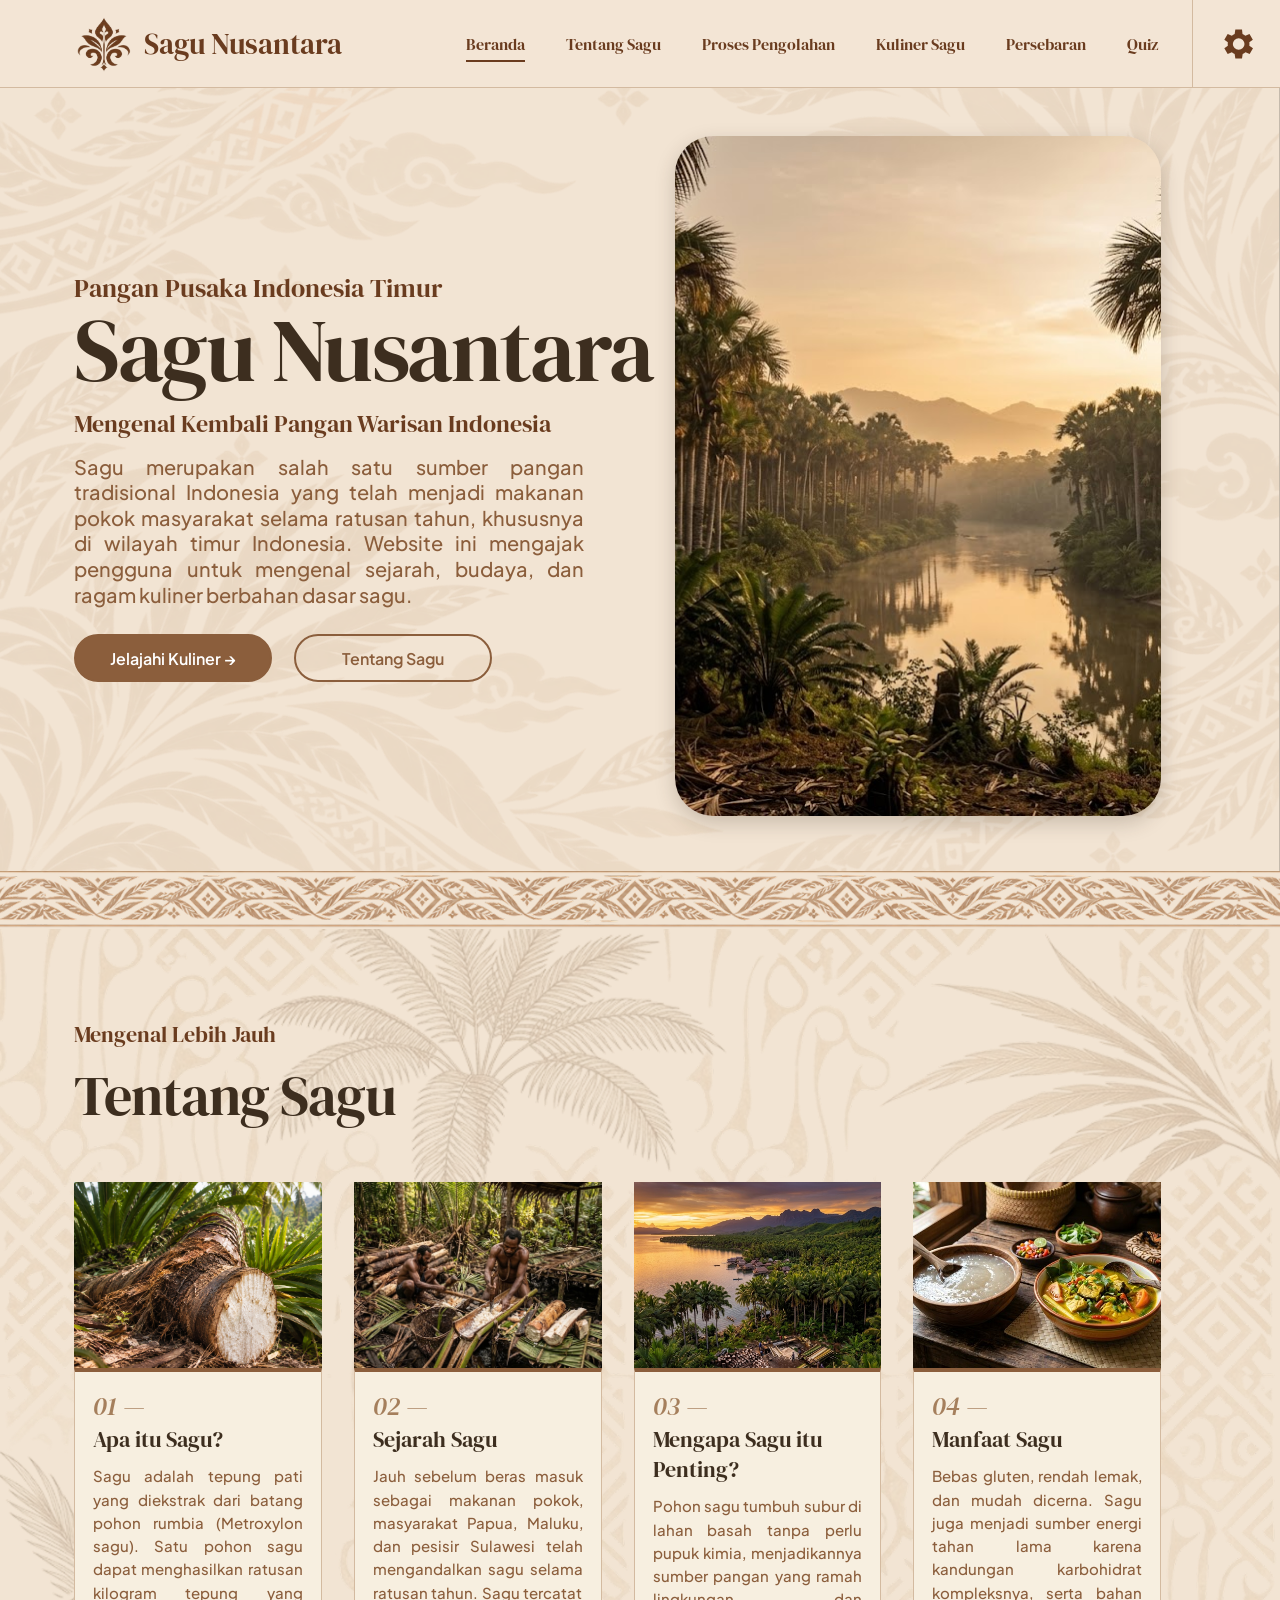
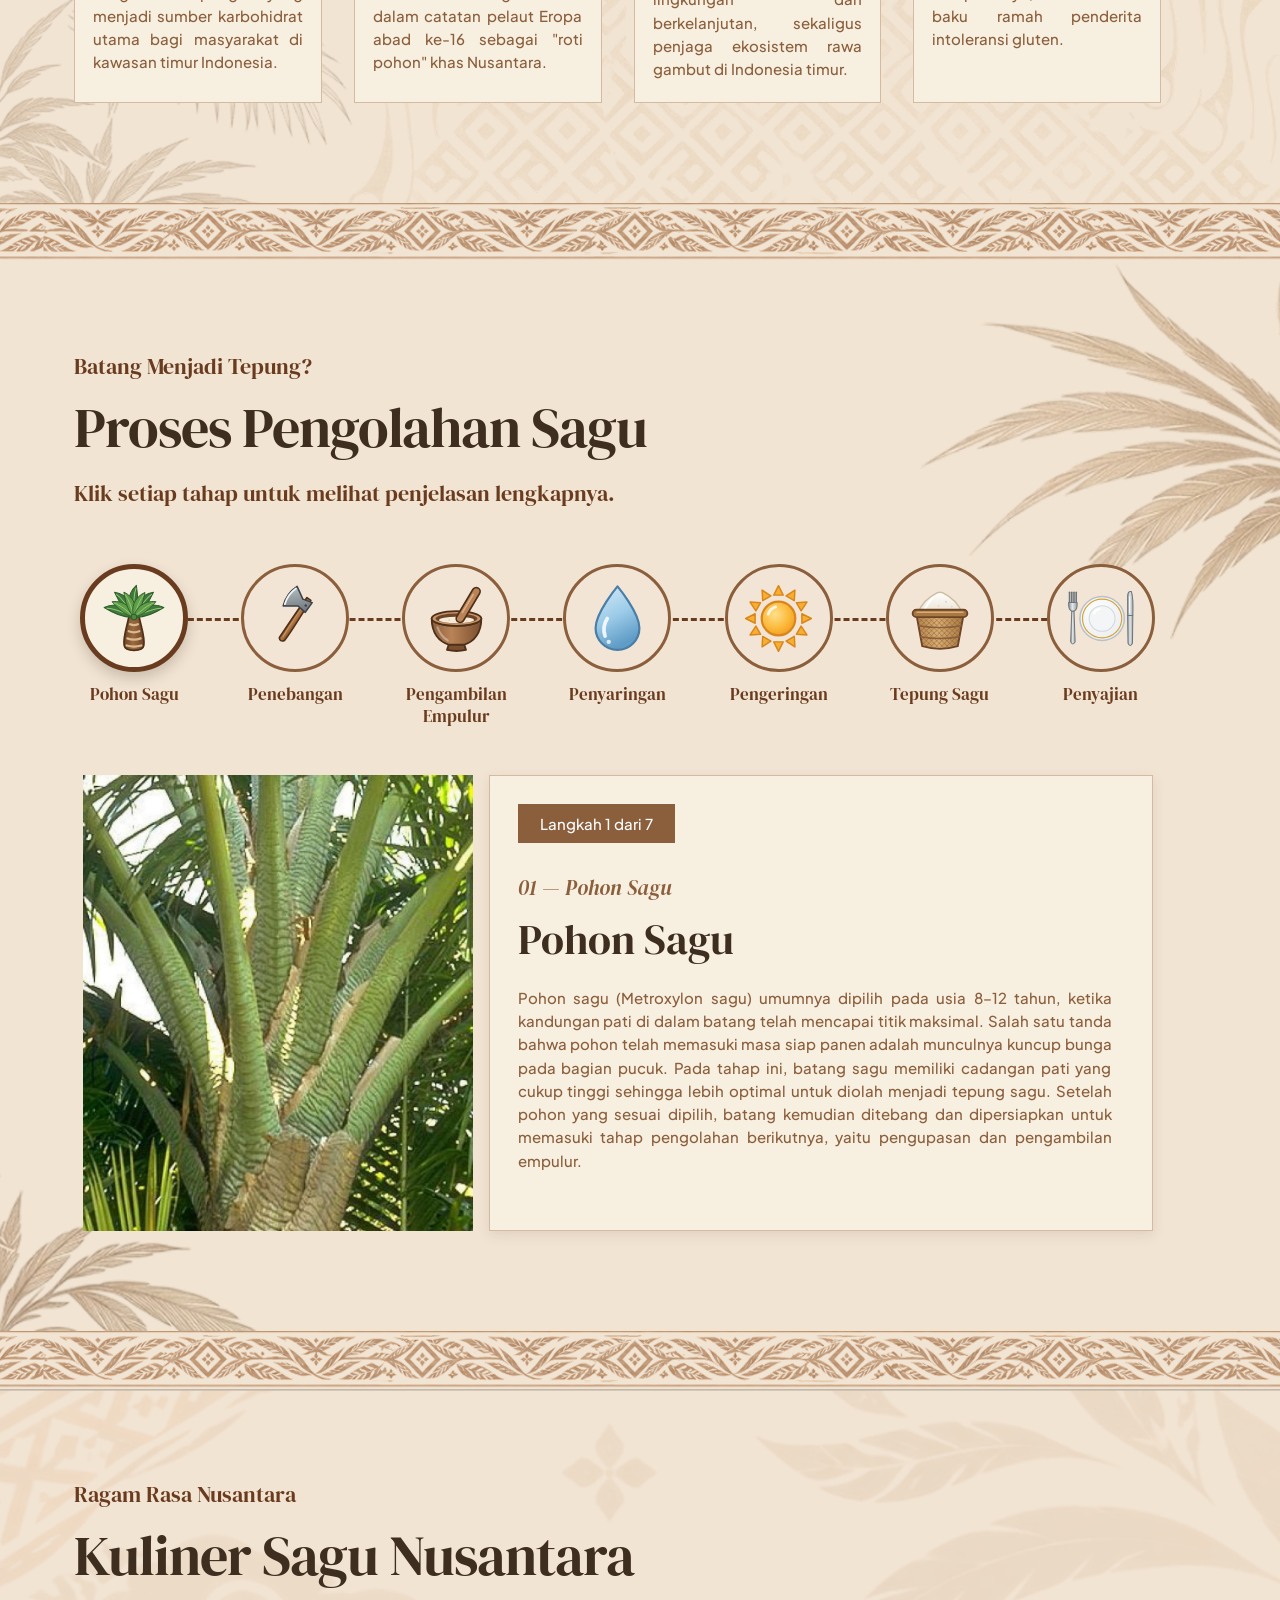
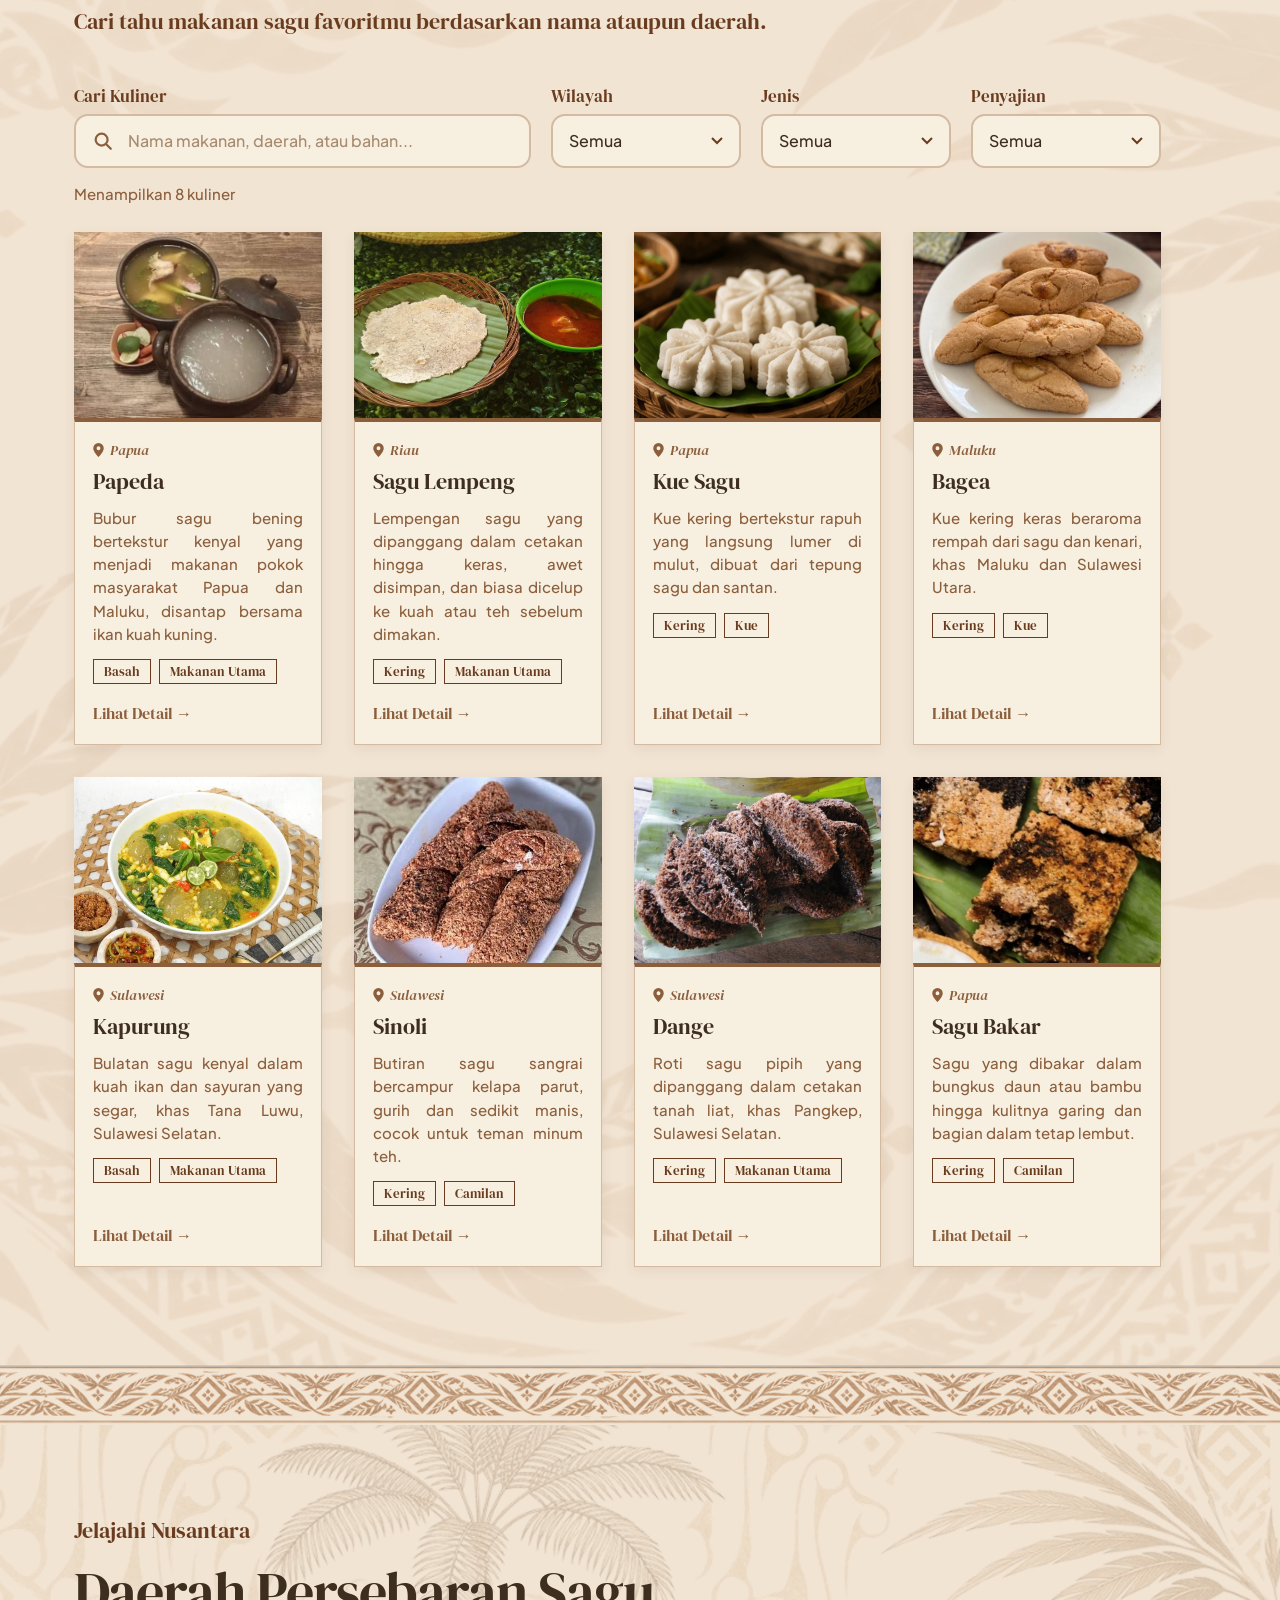
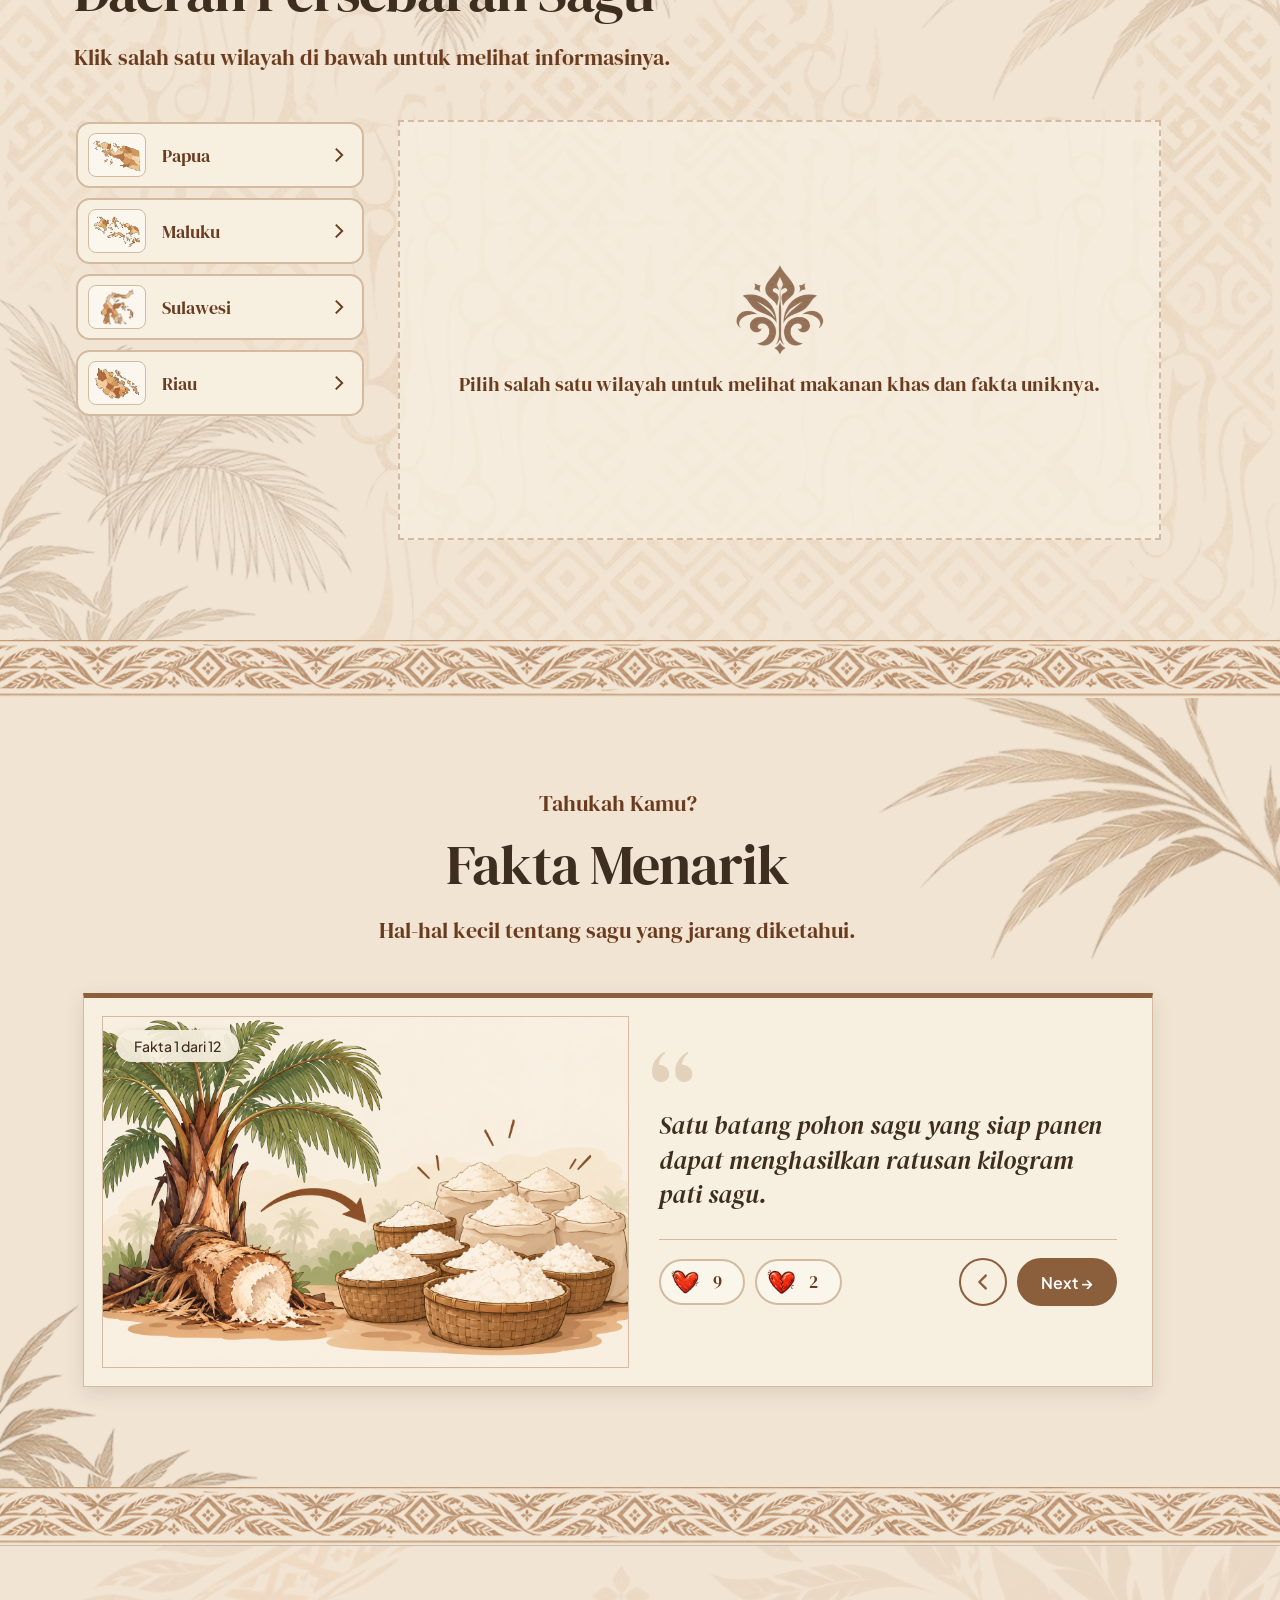
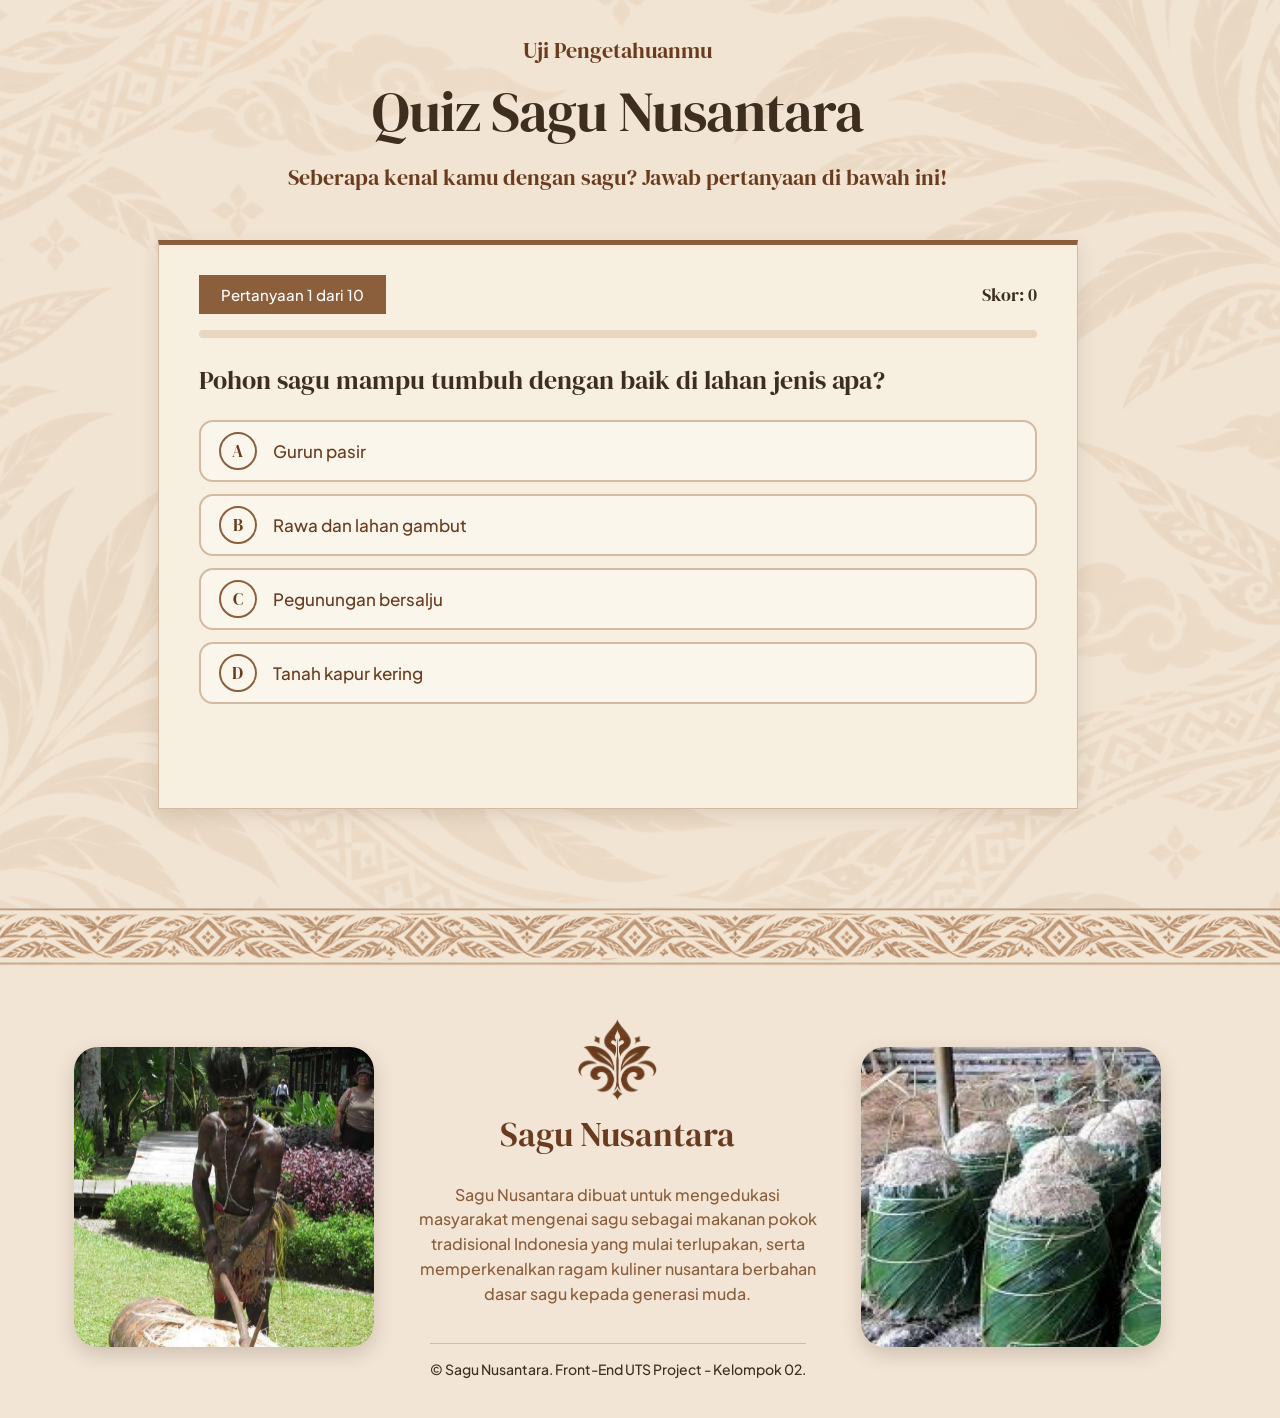
<file: UTS/frontend-uts-kel2/index.html>
<!DOCTYPE html>
<html lang="id">
<head>
    <meta charset="UTF-8">
    <meta name="viewport" content="width=device-width, initial-scale=1.0">
    <title>Sagu Nusantara</title>
    <link rel="preconnect" href="https://fonts.googleapis.com">
    <link rel="preconnect" href="https://fonts.gstatic.com" crossorigin>
    <link href="https://fonts.googleapis.com/css2?family=DM+Serif+Display:ital@0;1&family=Plus+Jakarta+Sans:wght@400;500;600;700&display=swap" rel="stylesheet">
    <link rel="stylesheet" href="style.css">
    <link rel="icon" href="assets/images/logo-sagu.png">
    <script src="data.js"></script>
</head>

<body>
    <header class="site-header">
        <div class="navbar">
            <a href="#beranda" class="brand">
                <img src="assets/images/logo-sagu.png" alt="Logo Sagu Nusantara" class="brand-logo">
                <span class="brand-name" data-setting="siteName">Sagu Nusantara</span>
            </a>

            <nav class="nav-menu">
                <a href="#beranda" class="nav-link active">Beranda</a>
                <a href="#tentang-sagu" class="nav-link">Tentang Sagu</a>
                <a href="#proses-pengolahan" class="nav-link">Proses Pengolahan</a>
                <a href="#kuliner-sagu" class="nav-link">Kuliner Sagu</a>
                <a href="#persebaran" class="nav-link">Persebaran</a>
                <a href="#quiz" class="nav-link">Quiz</a>
            </nav>

            <a href="admin-login.html" class="settings-button" aria-label="Masuk ke dashboard admin" title="Dashboard admin">
                <svg class="settings-icon" viewBox="0 0 24 24">
                    <path d="M19.4 13a7.8 7.8 0 0 0 0-2l2.1-1.6-2-3.4-2.5 1a8.2 8.2 0 0 0-1.7-1L15 3.3h-4L10.6 6a8.2 8.2 0 0 0-1.7 1L6.4 6l-2 3.4L6.5 11a7.8 7.8 0 0 0 0 2l-2.1 1.6 2 3.4 2.5-1a8.2 8.2 0 0 0 1.7 1l.4 2.7h4l.4-2.7a8.2 8.2 0 0 0 1.7-1l2.5 1 2-3.4L19.4 13zM13 15.5a3.5 3.5 0 1 1 0-7 3.5 3.5 0 0 1 0 7z"/>
                </svg>
            </a>
        </div>
    </header>

    <main>
        <section class="hero" id="beranda">
            <div class="hero-inner">
                <div class="hero-text">
                    <p class="hero-eyebrow" data-setting="heroEyebrow">Pangan Pusaka Indonesia Timur</p>

                    <h1 data-setting="siteName">Sagu Nusantara</h1>

                    <h2 data-setting="tagline">Mengenal Kembali Pangan Warisan Indonesia</h2>

                    <p class="hero-description" data-setting="heroDescription">
                        Sagu merupakan salah satu sumber pangan tradisional Indonesia yang telah menjadi
                        makanan pokok masyarakat selama ratusan tahun, khususnya di wilayah timur Indonesia.
                        Website ini mengajak pengguna untuk mengenal sejarah, budaya, dan ragam kuliner
                        berbahan dasar sagu.
                    </p>

                    <div class="hero-buttons">
                        <a href="#kuliner-sagu" class="btn btn-primary">Jelajahi Kuliner →</a>
                        <a href="#tentang-sagu" class="btn btn-outline">Tentang Sagu</a>
                    </div>
                </div>

                <div class="hero-image">
                    <img src="assets/images/hero-hutan-sagu.jpg" alt="Hutan Sagu" data-setting-src="heroImage">
                </div>
            </div>
        </section>

        <div class="pembatas" role="presentation"></div>

        <section class="tentang" id="tentang-sagu">
            <div class="tentang-inner">
                <p class="section-eyebrow">Mengenal Lebih Jauh</p>
                <h2 class="section-title">Tentang Sagu</h2>

                <div class="tentang-grid">

                    <article class="tentang-card">
                        <img class="tentang-card-image" src="assets/images/tentang-apa-itu-sagu.jpg" alt="Batang pohon sagu yang baru ditebang">
                        <div class="tentang-card-box">
                            <p class="tentang-card-number">01 —</p>
                            <h3 class="tentang-card-title">Apa itu Sagu?</h3>
                            <p class="tentang-card-desc">
                                Sagu adalah tepung pati yang diekstrak dari batang pohon rumbia
                                (Metroxylon sagu). Satu pohon sagu dapat menghasilkan ratusan
                                kilogram tepung yang menjadi sumber karbohidrat utama bagi
                                masyarakat di kawasan timur Indonesia.
                            </p>
                        </div>
                    </article>

                    <article class="tentang-card">
                        <img class="tentang-card-image" src="assets/images/tentang-sejarah-sagu.jpg" alt="Masyarakat tradisional mengolah batang sagu">
                        <div class="tentang-card-box">
                            <p class="tentang-card-number">02 —</p>
                            <h3 class="tentang-card-title">Sejarah Sagu</h3>
                            <p class="tentang-card-desc">
                                Jauh sebelum beras masuk sebagai makanan pokok, masyarakat Papua,
                                Maluku, dan pesisir Sulawesi telah mengandalkan sagu selama
                                ratusan tahun. Sagu tercatat dalam catatan pelaut Eropa abad
                                ke-16 sebagai "roti pohon" khas Nusantara.
                            </p>
                        </div>
                    </article>

                    <article class="tentang-card">
                        <img class="tentang-card-image" src="assets/images/tentang-mengapa-penting.jpg" alt="Pesisir dan hutan sagu saat matahari terbenam">
                        <div class="tentang-card-box">
                            <p class="tentang-card-number">03 —</p>
                            <h3 class="tentang-card-title">Mengapa Sagu itu Penting?</h3>
                            <p class="tentang-card-desc">
                                Pohon sagu tumbuh subur di lahan basah tanpa perlu pupuk kimia,
                                menjadikannya sumber pangan yang ramah lingkungan dan
                                berkelanjutan, sekaligus penjaga ekosistem rawa gambut di
                                Indonesia timur.
                            </p>
                        </div>
                    </article>

                    <article class="tentang-card">
                        <img class="tentang-card-image" src="assets/images/tentang-manfaat-sagu.jpg" alt="Hidangan papeda dan lauk berbahan dasar sagu">
                        <div class="tentang-card-box">
                            <p class="tentang-card-number">04 —</p>
                            <h3 class="tentang-card-title">Manfaat Sagu</h3>
                            <p class="tentang-card-desc">
                                Bebas gluten, rendah lemak, dan mudah dicerna. Sagu juga menjadi
                                sumber energi tahan lama karena kandungan karbohidrat
                                kompleksnya, serta bahan baku ramah penderita intoleransi
                                gluten.
                            </p>
                        </div>
                    </article>
                </div>
            </div>
        </section>

        <div class="pembatas" role="presentation"></div>

        <section class="proses" id="proses-pengolahan">
            <div class="proses-inner">
                <p class="section-eyebrow">Batang Menjadi Tepung?</p>
                <h2 class="section-title">Proses Pengolahan Sagu</h2>
                <p class="proses-subtitle">Klik setiap tahap untuk melihat penjelasan lengkapnya.</p>

                <div class="proses-steps">
                    <button class="proses-step active" type="button" data-step="0">
                        <span class="proses-step-icon">
                            <img src="assets/icons/ikon-pohon-sagu.svg" alt="">
                        </span>
                        <span class="proses-step-label">Pohon Sagu</span>
                    </button>

                    <button class="proses-step" type="button" data-step="1">
                        <span class="proses-step-icon">
                            <img src="assets/icons/ikon-penebangan.svg" alt="">
                        </span>
                        <span class="proses-step-label">Penebangan</span>
                    </button>

                    <button class="proses-step" type="button" data-step="2">
                        <span class="proses-step-icon">
                            <img src="assets/icons/ikon-empulur.svg" alt="">
                        </span>
                        <span class="proses-step-label">Pengambilan Empulur</span>
                    </button>

                    <button class="proses-step" type="button" data-step="3">
                        <span class="proses-step-icon">
                            <img src="assets/icons/ikon-penyaringan.svg" alt="">
                        </span>
                        <span class="proses-step-label">Penyaringan</span>
                    </button>

                    <button class="proses-step" type="button" data-step="4">
                        <span class="proses-step-icon">
                            <img src="assets/icons/ikon-pengeringan.svg" alt="">
                        </span>
                        <span class="proses-step-label">Pengeringan</span>
                    </button>

                    <button class="proses-step" type="button" data-step="5">
                        <span class="proses-step-icon">
                            <img src="assets/icons/ikon-tepung-sagu.svg" alt="">
                        </span>
                        <span class="proses-step-label">Tepung Sagu</span>
                    </button>

                    <button class="proses-step" type="button" data-step="6">
                        <span class="proses-step-icon">
                            <img src="assets/icons/ikon-penyajian.svg" alt="">
                        </span>
                        <span class="proses-step-label">Penyajian</span>
                    </button>
                </div>

                <div class="proses-detail">
                    <img class="proses-detail-image" src="assets/images/proses-pohon-sagu.jpg" alt="Pohon sagu yang siap dipanen">

                    <div class="proses-detail-box">
                        <p class="proses-detail-badge">Langkah 1 dari 7</p>
                        <p class="proses-detail-number">01 — Pohon Sagu</p>
                        <h3 class="proses-detail-title">Pohon Sagu</h3>
                        <p class="proses-detail-desc">
                            Pohon sagu (Metroxylon sagu) umumnya dipilih pada usia 8–12 tahun, ketika
                            kandungan pati di dalam batang telah mencapai titik maksimal. Salah satu tanda
                            bahwa pohon telah memasuki masa siap panen adalah munculnya kuncup bunga pada
                            bagian pucuk. Pada tahap ini, batang sagu memiliki cadangan pati yang cukup
                            tinggi sehingga lebih optimal untuk diolah menjadi tepung sagu. Setelah pohon
                            yang sesuai dipilih, batang kemudian ditebang dan dipersiapkan untuk memasuki
                            tahap pengolahan berikutnya, yaitu pengupasan dan pengambilan empulur.
                        </p>
                    </div>
                </div>
            </div>
        </section>

        <div class="pembatas" role="presentation"></div>

        <section class="kuliner" id="kuliner-sagu">
            <div class="kuliner-inner">
                <p class="section-eyebrow">Ragam Rasa Nusantara</p>
                <h2 class="section-title">Kuliner Sagu Nusantara</h2>
                <p class="section-subtitle">Cari tahu makanan sagu favoritmu berdasarkan nama ataupun daerah.</p>

                <div class="kuliner-filter">
                    <div class="kuliner-search">
                        <label for="kulinerSearch" class="kuliner-label">Cari Kuliner</label>
                        <div class="kuliner-search-box">
                            <svg class="kuliner-search-icon" viewBox="0 0 24 24" aria-hidden="true">
                                <circle cx="10.5" cy="10.5" r="6.5"/>
                                <path d="m15.5 15.5 5 5"/>
                            </svg>
                            <input type="search" id="kulinerSearch" placeholder="Nama makanan, daerah, atau bahan..." autocomplete="off">
                        </div>
                    </div>

                    <div class="kuliner-dropdown">
                        <label for="filterWilayah" class="kuliner-label">Wilayah</label>
                        <select id="filterWilayah">
                            <option value="Semua">Semua</option>
                        </select>
                    </div>

                    <div class="kuliner-dropdown">
                        <label for="filterKategori" class="kuliner-label">Jenis</label>
                        <select id="filterKategori">
                            <option value="Semua">Semua</option>
                        </select>
                    </div>

                    <div class="kuliner-dropdown">
                        <label for="filterPenyajian" class="kuliner-label">Penyajian</label>
                        <select id="filterPenyajian">
                            <option value="Semua">Semua</option>
                        </select>
                    </div>
                </div>

                <p class="kuliner-info" id="kulinerInfo" aria-live="polite"></p>

                <div class="kuliner-grid" id="kulinerGrid"></div>
            </div>
        </section>

        <div class="pembatas" role="presentation"></div>

        <section class="persebaran" id="persebaran">
            <div class="persebaran-inner">
                <p class="section-eyebrow">Jelajahi Nusantara</p>
                <h2 class="section-title">Daerah Persebaran Sagu</h2>
                <p class="section-subtitle">Klik salah satu wilayah di bawah untuk melihat informasinya.</p>

                <div class="persebaran-layout">
                    <div class="wilayah-list" id="wilayahList" aria-label="Daftar wilayah"></div>
                    <div class="wilayah-detail" id="wilayahDetail" aria-live="polite"></div>
                </div>
            </div>
        </section>

        <div class="pembatas" role="presentation"></div>

        <section class="fakta" id="fakta-menarik">
            <div class="fakta-inner">
                <p class="section-eyebrow">Tahukah Kamu?</p>
                <h2 class="section-title">Fakta Menarik</h2>
                <p class="section-subtitle">Hal-hal kecil tentang sagu yang jarang diketahui.</p>

                <div class="fakta-card" id="faktaCard">
                    <div class="fakta-photo">
                        <img class="fakta-image" id="faktaImage" src="assets/images/fkm-1.png" alt="">
                        <p class="fakta-counter" id="faktaCounter">Fakta 1 dari 12</p>
                    </div>

                    <div class="fakta-content">
                        <p class="fakta-text" id="faktaText" aria-live="polite"></p>

                        <div class="fakta-bottom">
                            <div class="fakta-vote">
                                <button type="button" class="fakta-vote-button" id="faktaLike" aria-pressed="false" aria-label="Suka fakta ini">
                                    <img src="assets/icons/like.png" alt="">
                                    <span id="faktaLikeCount">0</span>
                                </button>
                                <button type="button" class="fakta-vote-button" id="faktaDislike" aria-pressed="false" aria-label="Tidak suka fakta ini">
                                    <img src="assets/icons/dislike.png" alt="">
                                    <span id="faktaDislikeCount">0</span>
                                </button>
                            </div>

                            <div class="fakta-nav">
                                <button type="button" class="fakta-prev" id="faktaPrev" aria-label="Fakta sebelumnya">
                                    <svg viewBox="0 0 24 24" aria-hidden="true"><path d="M15 5l-7 7 7 7"/></svg>
                                </button>
                                <button type="button" class="btn btn-primary" id="faktaNext">Next →</button>
                            </div>
                        </div>
                    </div>
                </div>
            </div>
        </section>

        <div class="pembatas" role="presentation"></div>

        <section class="quiz" id="quiz">
            <div class="quiz-inner">
                <p class="section-eyebrow">Uji Pengetahuanmu</p>
                <h2 class="section-title">Quiz Sagu Nusantara</h2>
                <p class="section-subtitle">Seberapa kenal kamu dengan sagu? Jawab pertanyaan di bawah ini!</p>

                <div class="quiz-card" id="quizCard" aria-live="polite"></div>
            </div>
        </section>
    </main>

    <div class="pembatas" role="presentation"></div>

    <footer class="footer">
        <div class="footer-inner">
            <img class="footer-image" src="assets/images/footer-kiri.jpg" alt="Kebun pohon sagu" data-setting-src="footerImageLeft">

            <div class="footer-center">
                <a href="#beranda" class="footer-brand">
                    <img src="assets/images/logo-sagu.png" alt="" class="footer-logo">
                    <span class="footer-name" data-setting="siteName">Sagu Nusantara</span>
                </a>
                <p class="footer-text" data-setting="footerText">
                    Sagu Nusantara dibuat untuk mengedukasi masyarakat mengenai sagu sebagai makanan pokok
                    tradisional Indonesia yang mulai terlupakan, serta memperkenalkan ragam kuliner nusantara
                    berbahan dasar sagu kepada generasi muda.
                </p>
                <p class="footer-copy" data-setting="copyright">© Sagu Nusantara. Front-End UTS Project - Kelompok 02.</p>
            </div>

            <img class="footer-image" src="assets/images/footer-kanan.jpg" alt="Sagu basah dibungkus daun sagu" data-setting-src="footerImageRight">
        </div>
    </footer>

    <dialog class="kuliner-modal" id="kulinerModal" aria-labelledby="kulinerModalTitle">
        <button type="button" class="kuliner-modal-close" data-close aria-label="Tutup detail">×</button>
        <div class="kuliner-modal-box" id="kulinerModalBody"></div>
    </dialog>

    <script src="script.js"></script>
</body>
</html>
</file>
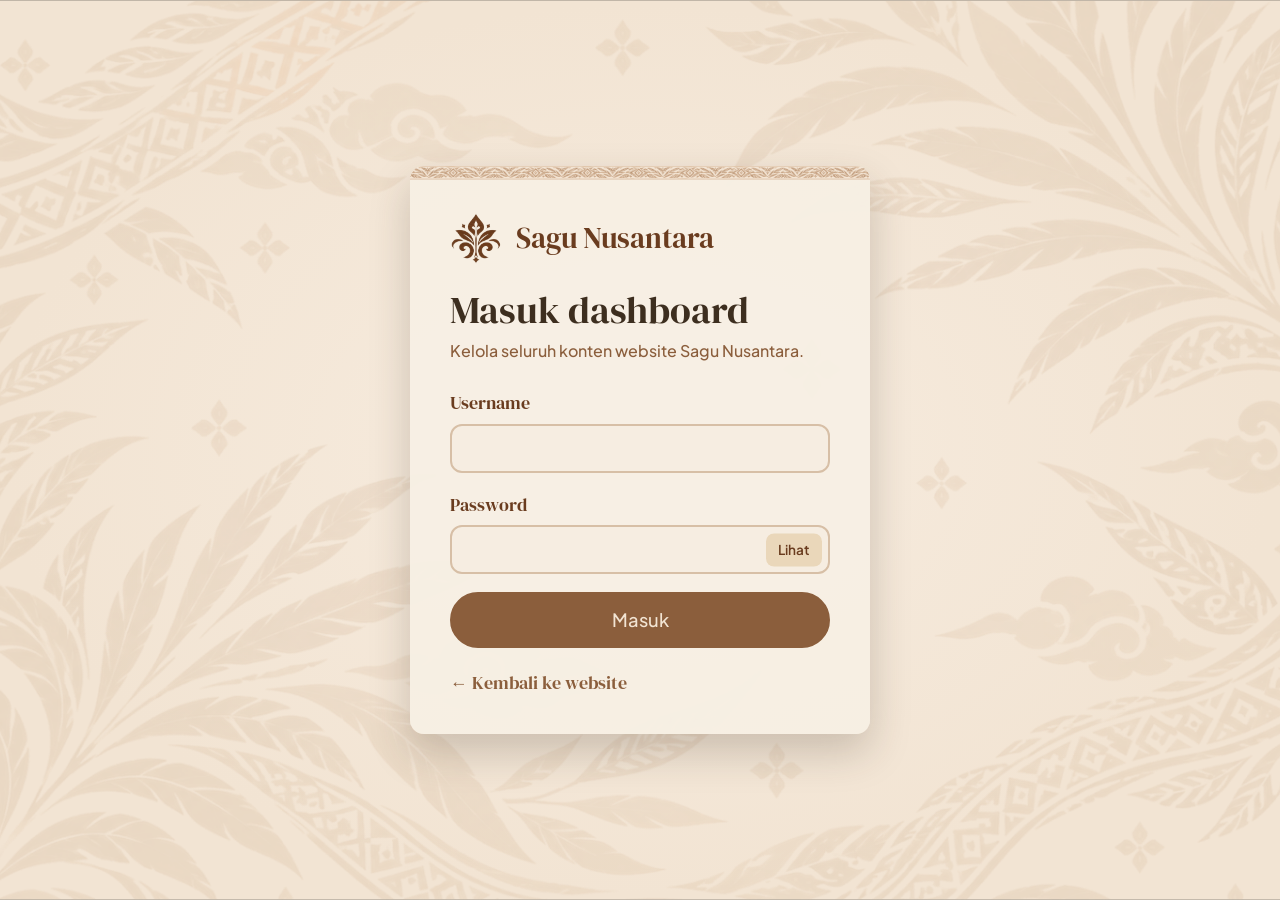
<file: UTS/frontend-uts-kel2/admin-dashboard.html>
<!DOCTYPE html>
<html lang="id">
<head>
    <meta charset="UTF-8">
    <meta name="viewport" content="width=device-width, initial-scale=1.0">
    <meta name="robots" content="noindex">
    <title>Dashboard — Admin Sagu Nusantara</title>

    <link rel="preconnect" href="https://fonts.googleapis.com">
    <link rel="preconnect" href="https://fonts.gstatic.com" crossorigin>
    <link href="https://fonts.googleapis.com/css2?family=DM+Serif+Display:ital@0;1&family=Plus+Jakarta+Sans:wght@400;500;600;700&display=swap" rel="stylesheet">

    <link rel="stylesheet" href="admin.css">
    <link rel="icon" href="assets/images/logo-sagu.png">

    <script src="data.js"></script>
    <!-- cek login dulu sebelum ke dashboard page -->
    <script>SaguAuth.guard("admin-login.html");</script>
</head>

<body class="admin-base admin" data-page="dashboard">
    <div class="admin-layout">

        <aside class="sidebar" id="sidebar" aria-label="Menu admin">
            <a href="#dashboard" class="brand">
                <span class="media brand__logo"><img src="assets/images/logo-sagu.png" alt=""></span>
                <span class="sidebar__brandtext">
                    <span class="brand__name">Sagu Nusantara</span>
                    <span class="sidebar__role">Dashboard CMS</span>
                </span>
            </a>

            <nav class="sidebar__nav" aria-label="Modul konten">
                <p class="sidebar__group">Ringkasan</p>
                <a href="#dashboard" class="sidebar__link" data-view="dashboard">
                    <svg viewBox="0 0 24 24" aria-hidden="true"><rect x="3" y="3" width="7" height="9" rx="1.5"/><rect x="14" y="3" width="7" height="5" rx="1.5"/><rect x="14" y="12" width="7" height="9" rx="1.5"/><rect x="3" y="16" width="7" height="5" rx="1.5"/></svg>
                    <span>Dashboard</span>
                </a>

                <p class="sidebar__group">Konten</p>
                <a href="#aboutCards" class="sidebar__link" data-view="aboutCards">
                    <svg viewBox="0 0 24 24" aria-hidden="true"><path d="M4 5a2 2 0 0 1 2-2h13v16H6a2 2 0 0 0-2 2z"/><path d="M4 19V5"/></svg>
                    <span>Tentang Sagu</span>
                </a>
                <a href="#processingSteps" class="sidebar__link" data-view="processingSteps">
                    <svg viewBox="0 0 24 24" aria-hidden="true"><circle cx="5" cy="12" r="2.5"/><circle cx="19" cy="12" r="2.5"/><path d="M7.5 12h9" stroke-dasharray="2 2"/></svg>
                    <span>Proses Pengolahan</span>
                </a>
                <a href="#foods" class="sidebar__link" data-view="foods">
                    <svg viewBox="0 0 24 24" aria-hidden="true"><path d="M3 11h18a9 9 0 0 1-18 0z"/><path d="M8 7c0-1.5 1-2 1-3.5M12 7c0-1.5 1-2 1-3.5"/></svg>
                    <span>Kuliner Sagu</span>
                </a>
                <a href="#regions" class="sidebar__link" data-view="regions">
                    <svg viewBox="0 0 24 24" aria-hidden="true"><path d="M12 21s7-6.2 7-11.5a7 7 0 0 0-14 0C5 14.8 12 21 12 21z"/><circle cx="12" cy="9.5" r="2.5"/></svg>
                    <span>Persebaran</span>
                </a>
                <a href="#facts" class="sidebar__link" data-view="facts">
                    <svg viewBox="0 0 24 24" aria-hidden="true"><path d="M9 18h6M10 21h4"/><path d="M12 3a6 6 0 0 0-3.5 10.9c.6.5 1 1.2 1 2.1h5c0-.9.4-1.6 1-2.1A6 6 0 0 0 12 3z"/></svg>
                    <span>Fakta Menarik</span>
                </a>
                <a href="#quizzes" class="sidebar__link" data-view="quizzes">
                    <svg viewBox="0 0 24 24" aria-hidden="true"><circle cx="12" cy="12" r="9"/><path d="M9.5 9.5a2.5 2.5 0 1 1 3.3 2.4c-.5.2-.8.7-.8 1.2V14"/><path d="M12 17.5v.01"/></svg>
                    <span>Quiz</span>
                </a>

                <p class="sidebar__group">Situs</p>
                <a href="#settings" class="sidebar__link" data-view="settings">
                    <svg viewBox="0 0 24 24" aria-hidden="true"><path d="M4 7h10M18 7h2M4 17h4M12 17h8"/><circle cx="16" cy="7" r="2"/><circle cx="10" cy="17" r="2"/></svg>
                    <span>Pengaturan Website</span>
                </a>
            </nav>

            <div class="sidebar__foot">
                <a href="index.html" target="_blank" rel="noopener" class="btn btn--outline btn--sm">Preview website</a>
                <button type="button" class="btn btn--primary btn--sm" id="logoutBtn">Keluar</button>
            </div>
        </aside>

        <div class="sidebar-overlay" id="sidebarOverlay" hidden></div>

        <div class="admin-main">
            <header class="topbar">
                <button type="button" class="nav-toggle" id="sidebarToggle" aria-controls="sidebar" aria-expanded="false" aria-label="Buka menu">
                    <span></span><span></span><span></span>
                </button>

                <div class="topbar__titles">
                    <p class="topbar__crumb" id="viewCrumb">Ringkasan</p>
                    <h1 class="topbar__title" id="viewTitle">Dashboard</h1>
                </div>

                <div class="topbar__actions">
                    <span class="topbar__user" id="userBadge">admin</span>
                </div>
            </header>

            <!-- isinya diisi dari admin.js -->
            <main class="admin-content" id="view" tabindex="-1"></main>
        </div>
    </div>

    <!-- popup form tambah / edit -->
    <dialog class="admin-dialog" id="formModal" aria-labelledby="formTitle">
        <form class="dialog-form" id="entityForm" novalidate>
            <div class="batik-strip" role="presentation"></div>
            <div class="dialog-head">
                <h2 id="formTitle">Tambah data</h2>
                <button type="button" class="dialog-close" data-close aria-label="Tutup form">×</button>
            </div>
            <div class="dialog-body">
                <div class="form-grid" id="formFields"></div>
            </div>
            <div class="dialog-actions">
                <button type="button" class="btn btn--outline btn--sm" data-close>Batal</button>
                <button type="submit" class="btn btn--primary btn--sm" id="formSubmit">Simpan</button>
            </div>
        </form>
    </dialog>

    <!-- popup konfirmasi hapus / import / reset -->
    <dialog class="admin-dialog admin-dialog--sm" id="confirmModal" aria-labelledby="confirmTitle">
        <form method="dialog" class="confirm">
            <h2 id="confirmTitle">Konfirmasi</h2>
            <p id="confirmMessage"></p>
            <div class="dialog-actions">
                <button value="cancel" class="btn btn--outline btn--sm" autofocus>Batal</button>
                <button value="ok" class="btn btn--danger btn--sm" id="confirmOk">Hapus</button>
            </div>
        </form>
    </dialog>

    <div class="toast" id="toast" role="status" aria-live="polite" hidden></div>

    <input type="file" id="importFile" accept=".json,application/json" hidden>

    <script src="admin.js"></script>
</body>
</html>
</file>
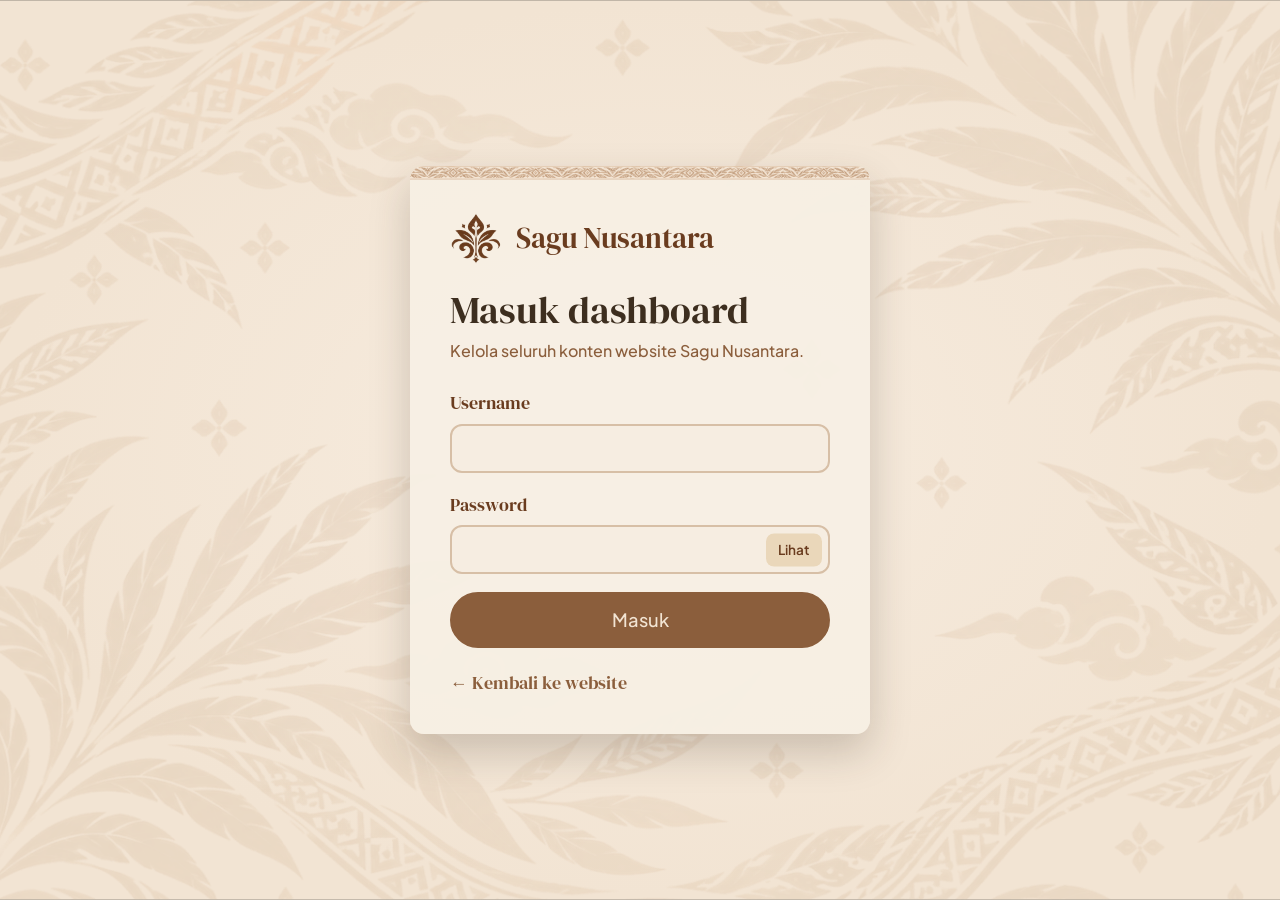
<file: UTS/frontend-uts-kel2/admin-login.html>
<!DOCTYPE html>
<html lang="id">
<head>
    <meta charset="UTF-8">
    <meta name="viewport" content="width=device-width, initial-scale=1.0">
    <meta name="robots" content="noindex">
    <title>Masuk Admin — Sagu Nusantara</title>

    <link rel="preconnect" href="https://fonts.googleapis.com">
    <link rel="preconnect" href="https://fonts.gstatic.com" crossorigin>
    <link href="https://fonts.googleapis.com/css2?family=DM+Serif+Display:ital@0;1&family=Plus+Jakarta+Sans:wght@400;500;600;700&display=swap" rel="stylesheet">

    <link rel="stylesheet" href="admin.css">
    <link rel="icon" href="assets/images/logo-sagu.png">

    <script src="data.js"></script>
</head>

<body class="admin-base login-page" data-page="login">
    <main class="login">
        <div class="login__card">
            <div class="batik-strip" role="presentation"></div>

            <div class="login__body">
                <a href="index.html" class="brand" aria-label="Kembali ke website Sagu Nusantara">
                    <span class="media brand__logo"><img src="assets/images/logo-sagu.png" alt=""></span>
                    <span class="brand__name">Sagu Nusantara</span>
                </a>

                <h1 class="login__title">Masuk dashboard</h1>
                <p class="login__sub">Kelola seluruh konten website Sagu Nusantara.</p>

                <form id="loginForm">
                    <div class="field">
                        <label for="username">Username</label>
                        <input type="text" id="username" name="username" autocomplete="username" required>
                    </div>

                    <div class="field">
                        <label for="password">Password</label>
                        <div class="field__password">
                            <input type="password" id="password" name="password" autocomplete="current-password" required>
                            <button type="button" class="field__toggle" id="togglePassword" aria-pressed="false">Lihat</button>
                        </div>
                    </div>

                    <p class="form-error" id="loginError" role="alert" hidden></p>

                    <button type="submit" class="btn btn--primary btn--block">Masuk</button>
                </form>

                <a href="index.html" class="login__back">← Kembali ke website</a>
            </div>
        </div>
    </main>

    <script src="admin.js"></script>
</body>
</html>
</file>
<file: Pertemuan03/(IPv4)-Subnet-Analyzer/style.css>
@import url('https://fonts.googleapis.com/css2?family=Fira+Code:wght@300..700&display=swap');


:root {
    --black: #0d0f12;
    --blackp: #16191d;
    --white: #f2f2f2;
    --gray: #2a2e34;
    --red: #f87171;
    --cyan: #00d4ff;

    --radius-card: 10px;
    --radius-button: 8px;
}

html {
    scroll-behavior: smooth;
}

* {
    box-sizing: border-box;
    scroll-margin-top: 60px;
}

body{
    background: url(BG.jpg);
    background-size: cover;
    background-repeat: no-repeat;
    margin: 0;
    font-family: "Fira code", monospace;
    background-color: var(--black);
    color: var(--white);
}

header {
    text-align: center;
}

.navbar {
    position: sticky;
    top: 0;
    z-index: 10;
    background-color: var(--black);
    margin-bottom: 20px;

}

.navbar ul {
    list-style: none;
    display: flex;
    justify-content: center;
    margin: 0;
    padding: 15px 0;
}

.navbar a {
    color: var(--white);
    text-decoration: none;
    padding: 10px 20px;
}

#containerUtama {
    display: flex;
    flex-direction: row;
    flex-wrap: wrap;
    gap: 15px;
    align-items: flex-start;
    justify-content: center;
}

#kolomInput, #kolomHasil {
    display: flex;
    flex-direction: column;
    gap: 20px;
}

#containerPertama {
    display: flex;
    flex-direction: column;
    border: 1px solid var(--blackp);
    padding: 15px;
    border-radius: var(--radius-card);
    box-shadow: 0 0 10px var(--cyan);
    background-color: var(--black);
}


#containerKedua {
    display: flex;
    flex-direction: column;
    border: 1px solid var(--blackp);
    padding: 15px;
    border-radius: var(--radius-card);
    box-shadow: 0 0 10px var(--cyan);
    background-color: var(--black);
}

#containerPertama,
#containerKedua {
    flex: 1 1 300px;
    max-width: 420px;
}

#containerPertama h2, #containerKedua h2 {
    display: flex;
    margin-top: 0;
    margin-bottom: 10px;
}

#containerPertama h3, #containerKedua h3 {
    display: flex;
    margin-top: 0;
    margin-bottom: 10px;
}

#containerPertama input {
    display: flex;
    height: 30px;
    background-color: var(--blackp);
    border-radius: 4px;
    color: var(--white);
    border: 1px solid var(--blackp);
    margin-top: 5px;
}

#ip-address {
    display: flex;
    height: 30px;
    width: 100%;
    background-color: var(--blackp);
    border-radius: 4px;
    color: var(--white);
    border: 1px solid var(--blackp);
    margin-top: 5px;
}

#containerKedua select {
    display: flex;
    height: 30px;
    width: 100%;
    background-color: var(--blackp);
    border-radius: 4px;
    color: var(--white);
    border: 1px solid var(--blackp);
    margin-top: 5px;
    margin-bottom: 5px;
}

#containerKedua span {
    display: block;
    margin: 5px auto;
}

#btn-analyze {
    display: block;
    width: 100%;
    height: 45px;
    border-radius: var(--radius-button);
    background-color: var(--cyan);
    border: 1px solid var(--cyan);
    margin: 15px 0;
    color: var(--white);
    font-weight: bold;
    transition: 0.2s ease;
}

#btn-clear-analyzer {
    display: block;
    width: 100%;
    height: 45px;
    border-radius: var(--radius-button);
    background-color: var(--red);
    border: 1px solid var(--red);
    margin: 15px 0;
    color: var(--white);
    margin-bottom: 0;
    font-weight: bold;
    transition: 0.2s ease;
}

#btn-calculate {
    display: block;
    width: 100%;
    height: 45px;
    border-radius: var(--radius-button);
    background-color: var(--cyan);
    border: 1px solid var(--cyan);
    margin: 15px 0;
    color: var(--white);
    font-weight: bold;
    transition: 0.2s ease;
}

#btn-clear {
    display: block;
    width: 100%;
    height: 45px;
    border-radius: var(--radius-button);
    background-color: var(--red);
    border: 1px solid var(--red);
    margin: 15px 0;
    color: var(--white);
    margin-bottom: 0;
    font-weight: bold;
    transition: 0.2s ease;
}

#btn-analyze:hover, #btn-calculate:hover  {
    background-color: #4de0ff;
}

#btn-clear-analyzer:hover, #btn-clear:hover {
    background-color: #fa9a9a;
}

#btn-analyze:active, #btn-calculate:active  {
    transform: translateY(2px);
    background-color: #00a8cc;
}

#btn-clear-analyzer:active, #btn-clear:active {
    transform: translateY(2px);
    background-color: #e14f4f;
}

#resultAnalyzer {
    border: 1px solid var(--blackp);
    padding: 15px;
    border-radius: var(--radius-card);
    box-shadow: 0 0 10px var(--cyan);
    padding-bottom: 95px;
    background-color: var(--black);
}

#resultSubnet {
    border: 1px solid var(--blackp);
    padding: 15px;
    border-radius: var(--radius-card);
    box-shadow: 0 0 10px var(--cyan);
    background-color: var(--black);
}

/* Teori */
#pengertian-ip {
    max-width: 935px;
    margin: 20px auto;
    padding: 20px 25px;
    border: 1px solid var(--gray);
    border-radius: var(--radius-card);
    background-color: var(--black);
    box-shadow: 0 0 10px var(--cyan);
}
 
#pengertian-ip h2 {
    color: var(--cyan);
    margin-top: 0;
    margin-bottom: 12px;
    padding-bottom: 8px;
    border-bottom: 1px solid var(--gray);
}
 
#pengertian-ip p {
    line-height: 1.7;
    color: var(--white);
}
 
#pengertian-ip ul {
    line-height: 1.9;
    padding-left: 20px;
}
 
#pengertian-ip ul ul {
    margin-top: 6px;
    margin-bottom: 6px;
    padding-left: 22px;
}

/* Wrapper ciri-ciri */
.ciri-ciri {
    display: flex;
    flex-direction: row;
    flex-wrap: wrap;
    justify-content: center;
}

.ip-class {
    max-width: 900px;
    margin: 10px 10px;
    padding: 20px 25px;
    border: 1px solid var(--gray);
    border-radius: var(--radius-card);
    background-color: var(--black);
    box-shadow: 0 0 10px var(--cyan);
}
 
.ip-class h2 {
    margin-top: 0;
    margin-bottom: 12px;
    padding-bottom: 8px;
    color: var(--cyan);
    border-bottom: 1px solid var(--gray);
}
 
 
/* Tabel di dalam card kelas */
.ip-class table {
    width: 100%;
    border-collapse: collapse;
}
 
.ip-class tr {
    border-bottom: 1px solid var(--gray);
}
 
.ip-class tr:last-child {
    border-bottom: none;
}
 
.ip-class td {
    padding: 8px 4px;
}
 
.ip-class td:last-child {
    color: var(--white);
    font-weight: 600;
    text-align: right;
}

#subnetting-kelas-c {
    max-width: 935px;
    margin: 20px auto;
    border: 1px solid var(--gray);
    border-radius: var(--radius-card);
    box-shadow: 0 0 10px var(--cyan);
    text-align: center;
    padding: 20px 25px;
    background-color: var(--black);
}

#subnetting-kelas-c h2 {
    color: var(--cyan);
    border-bottom: 1px solid var(--gray);
    padding-bottom: 8px;
}

#subnetting-kelas-c table {
    width: 100%;
    border-collapse: collapse;
}
 
#subnetting-kelas-c tr {
    border-bottom: 1px solid var(--gray);
}
 
#subnetting-kelas-c tr:last-child {
    border-bottom: none;
}
 
#subnetting-kelas-c td {
    padding: 8px 4px;
}
 
#subnetting-kelas-c td:last-child {
    color: var(--white);
    font-weight: 600;
}

footer {
    margin: 0 0;
    background-color: var(--black);
    text-align: center;
    padding-top: 5px;
    align-content: center;
}
</file>
<file: Pertemuan04/KopiNusantara/style.css>
/* Variabel warna */
:root {
  --coklat-tua: #6f4e37;
  --coklat-muda: #c99a76;
  --krem: #fdf7f2;
  --krem-tua: #f3e6da;
  --aksen: #b98060;
  --teks-muda: #8a7669;
}

/* Reset dasar */
* {
  margin: 0;
  padding: 0;
  box-sizing: border-box; /* agar padding tidak menambah lebar elemen */
}

body {
  font-family: "Segoe UI", Tahoma, Geneva, Verdana, sans-serif;
  color: var(--coklat-tua);
  background-color: var(--krem);
  line-height: 1.6;
}

/* Gambar responsif: tidak pernah melebihi lebar wadahnya */
img {
  max-width: 100%;
  height: auto;
  display: block;
}

a {
  text-decoration: none;
  color: inherit;
}

ul {
  list-style: none;
}

/* Pembungkus konten: lebar fleksibel (100%) dengan batas maksimum */
.container {
  width: 100%;
  max-width: 1140px;
  margin: 0 auto;
  padding: 0 20px;
}

/* Komponen umum */
.section-title {
  text-align: center;
  color: var(--coklat-tua);
  font-size: 1.5rem;
  margin-bottom: 8px;
}

.section-title.align-left {
  text-align: left;
}

.section-subtitle {
  text-align: center;
  color: var(--teks-muda);
  margin-bottom: 32px;
}

.btn {
  display: inline-block;
  padding: 12px 24px;
  border-radius: 30px;
  font-weight: 600;
  font-size: 1rem;
  font-family: inherit;
  text-align: center;
  border: 2px solid transparent;
  cursor: pointer;
}

.btn-primary {
  background-color: var(--coklat-muda);
  color: #fff;
}

.btn-primary:hover {
  background-color: var(--aksen);
}

.btn-outline {
  background-color: transparent;
  border-color: var(--coklat-muda);
  color: var(--coklat-tua);
}

.btn-outline:hover {
  background-color: var(--krem-tua);
}

.btn-block {
  width: 100%;
}

/* Header & navigasi */
.site-header {
  background-color: #fff;
  box-shadow: 0 2px 10px rgba(0, 0, 0, 0.05);
}

/* Mobile: logo dan menu disusun menurun (kolom) */
.navbar {
  display: flex;
  flex-direction: column;
  align-items: center;
  gap: 12px;
  padding-top: 16px;
  padding-bottom: 16px;
}

/* Logo: ikon dan teks disejajarkan dengan Flexbox */
.logo {
  display: flex;
  align-items: center;
  gap: 10px;
  font-size: 1.2rem;
  font-weight: 700;
  color: var(--coklat-tua);
}

/* Ikon cangkir dibungkus lingkaran berwarna coklat */
.logo-icon {
  width: 38px;
  height: 38px;
  border-radius: 50%;
  background-color: var(--coklat-tua);
  color: #fff;
  display: flex;
  align-items: center;
  justify-content: center;
  font-size: 1.1rem;
}

.logo-text {
  letter-spacing: 0.5px;
}

/* Kata "Nusantara" diberi warna aksen agar logo tidak terlihat datar */
.logo-accent {
  color: var(--aksen);
}

/* flex-wrap membuat link pindah ke baris baru bila layar terlalu sempit */
.nav-menu ul {
  display: flex;
  flex-wrap: wrap;
  justify-content: center;
  gap: 8px 20px;
}

.nav-menu a {
  color: var(--coklat-tua);
  font-weight: 500;
}

.nav-menu a:hover {
  color: var(--aksen);
}

/* Hero/banner */
.hero {
  background-color: var(--krem-tua);
  padding: 48px 0;
}

/* Mobile: teks di atas, gambar di bawah */
.hero-inner {
  display: flex;
  flex-direction: column;
  gap: 32px;
  text-align: center;
  align-items: center;
}

.eyebrow {
  color: var(--aksen);
  font-weight: 600;
  margin-bottom: 12px;
  font-size: 0.9rem;
}

.hero-text h1 {
  font-size: 1.8rem;
  color: var(--coklat-tua);
  margin-bottom: 16px;
  line-height: 1.3;
}

.hero-desc {
  color: var(--teks-muda);
  margin-bottom: 24px;
}

.hero-buttons {
  display: flex;
  flex-direction: column;
  gap: 12px;
}

.hero-image {
  width: 100%;
  max-width: 260px;
}

.hero-image img,
.about-image img {
  width: 100%;
  border-radius: 16px;
}

/* Menu (CSS Grid) */
.menu-section {
  padding: 56px 0;
}

/* Mobile: 1 kolom. Jumlah kolom ditambah pada media query di bawah. */
.menu-grid {
  display: grid;
  grid-template-columns: 1fr;
  gap: 24px;
}

.menu-card {
  background-color: #fff;
  border-radius: 16px;
  padding: 24px;
  box-shadow: 0 4px 16px rgba(0, 0, 0, 0.05);
}

.menu-icon {
  width: 56px;
  height: 56px;
  border-radius: 50%;
  background-color: var(--krem-tua);
  display: flex;
  align-items: center;
  justify-content: center;
  font-size: 1.6rem;
  margin-bottom: 16px;
}

.menu-card h3 {
  color: var(--coklat-tua);
  margin-bottom: 8px;
  font-size: 1.05rem;
}

.menu-card p {
  color: var(--teks-muda);
  font-size: 0.92rem;
  margin-bottom: 16px;
}

.price {
  font-weight: 700;
  color: var(--coklat-tua);
}

/* Tentang kami */
.about-section {
  background-color: var(--krem-tua);
  padding: 56px 0;
}

/* Mobile: gambar di atas, teks di bawah */
.about-inner {
  display: flex;
  flex-direction: column;
  gap: 32px;
  align-items: center;
}

.about-image {
  width: 100%;
  max-width: 220px;
}

.about-text p {
  color: var(--teks-muda);
  margin-bottom: 20px;
}

.about-list li {
  display: flex;
  align-items: center;
  gap: 10px;
  margin-bottom: 12px;
  color: var(--coklat-tua);
}

.about-icon {
  font-size: 1.1rem;
}

/* Kontak */
.contact-section {
  padding: 56px 0;
}

/* Mobile: info dan formulir bertumpuk ke bawah */
.contact-inner {
  display: flex;
  flex-direction: column;
  gap: 32px;
}

.contact-info h2 {
  margin-bottom: 12px;
}

.contact-info p {
  margin-bottom: 10px;
  color: var(--teks-muda);
}

.contact-form {
  background-color: var(--krem-tua);
  border-radius: 16px;
  padding: 24px;
}

.form-group {
  margin-bottom: 16px;
}

.form-group label {
  display: block;
  margin-bottom: 6px;
  font-weight: 600;
  color: var(--coklat-tua);
  font-size: 0.9rem;
}

/* width 100% agar kolom isian ikut menyesuaikan lebar layar */
.form-group input,
.form-group textarea {
  width: 100%;
  padding: 12px 14px;
  border: 1px solid #e0d2c3;
  border-radius: 10px;
  font-family: inherit;
  font-size: 0.95rem;
  background-color: #fff;
  resize: vertical;
}

/* Footer */
.site-footer {
  background-color: var(--coklat-tua);
  color: #f3e6da;
  text-align: center;
  padding: 24px 0;
  font-size: 0.85rem;
}

.footer-note {
  margin-top: 6px;
  color: #d9c3b0;
  font-size: 0.78rem;
}

/* BREAKPOINT 2 - TABLET (>= 576px) */
@media (min-width: 576px) {
  /* Logo di kiri, menu di kanan dalam satu baris */
  .navbar {
    flex-direction: row;
    justify-content: space-between;
  }

  .nav-menu ul {
    gap: 24px;
  }

  /* Tombol hero berjajar ke samping */
  .hero-buttons {
    flex-direction: row;
    justify-content: center;
  }

  /* Kartu menu menjadi 2 kolom */
  .menu-grid {
    grid-template-columns: repeat(2, 1fr);
  }
}

/* BREAKPOINT 3 - DESKTOP (>= 992px) */
@media (min-width: 992px) {
  /* Logo sedikit diperbesar karena ruang header lebih lega */
  .logo {
    font-size: 1.35rem;
  }

  .logo-icon {
    width: 42px;
    height: 42px;
    font-size: 1.25rem;
  }

  /* Hero: teks di kiri, gambar di kanan */
  .hero-inner {
    flex-direction: row;
    text-align: left;
    justify-content: space-between;
  }

  .hero-text {
    flex: 1;
    max-width: 560px;
  }

  .hero-text h1 {
    font-size: 2.4rem;
  }

  .hero-buttons {
    justify-content: flex-start;
  }

  .hero-image {
    flex: 1;
    max-width: 320px;
  }

  /* Kartu menu menjadi 4 kolom */
  .menu-grid {
    grid-template-columns: repeat(4, 1fr);
  }

  /* Tentang kami: gambar dan teks bersebelahan */
  .about-inner {
    flex-direction: row;
    align-items: center;
  }

  .about-image {
    flex: 1;
    max-width: 280px;
  }

  .about-text {
    flex: 1.4;
  }

  /* Kontak: info dan formulir bersebelahan */
  .contact-inner {
    flex-direction: row;
  }

  .contact-info,
  .contact-form {
    flex: 1;
  }
}
</file>
<file: UTS/frontend-uts-kel2/style.css>
* {
    margin: 0;
    padding: 0;
    box-sizing: border-box;
}

html {
    scroll-behavior: smooth;
}

button,
input,
select,
textarea {
    font-family: inherit;
    font-weight: inherit;
}

body {
    background-color: #f2e4d3;
    color: #3d2e1f;
    font-family: var(--font-sans);
    font-weight: 500;
    overflow-x: hidden;
}

:root {
    --navbar: #f3e5d5;
    --background: #f2e4d3;
    --title: #3d2e1f;
    --heading: #6a3c1f;
    --brown: #8b5e3c;
    --line: #d3baa0;
    --brown-soft: #a57f5c;

    /* font sesuai figma: judul pake DM Serif Display, isi pake Plus Jakarta Sans */
    --font-serif: "DM Serif Display", Georgia, "Times New Roman", serif;
    --font-sans: "Plus Jakarta Sans", "Segoe UI", Arial, sans-serif;
}

.site-header {
    width: 100%;
    height: 88px;
    background-color: var(--navbar);
    border-bottom: 1px solid var(--line);
    position: sticky;
    top: 0;
    z-index: 100;
}

.navbar {
    width: 100%;
    height: 100%;
    display: flex;
    align-items: center;
    padding-left: 76px;
    position: relative;
}

.brand {
    display: flex;
    align-items: center;
    gap: 12px;
    text-decoration: none;
    color: var(--heading);
    white-space: nowrap;
}

.brand-logo {
    width: 56px;
    height: 56px;
    object-fit: contain;
}

.brand-name {
    font-family: var(--font-serif);
    font-size: 29px;
    font-weight: normal;
}

.nav-menu {
    height: 100%;
    margin-left: auto;
    margin-right: 122px;
    display: flex;
    align-items: center;
    gap: 41px;
}

.nav-link {
    height: 100%;
    display: flex;
    align-items: center;
    position: relative;
    text-decoration: none;
    color: var(--heading);
    font-family: var(--font-serif);
    font-size: 16px;
    font-weight: normal;
    white-space: nowrap;
}

.nav-link::after {
    content: "";
    position: absolute;
    left: 0;
    bottom: 25px;
    width: 0;
    height: 2px;
    background-color: var(--heading);
}

.nav-link:hover::after,
.nav-link.active::after {
    width: 100%;
}

.settings-button {
    position: absolute;
    top: 0;
    right: 0;
    width: 88px;
    height: 88px;
    display: flex;
    align-items: center;
    justify-content: center;
    border: none;
    border-left: 1px solid var(--line);
    background-color: transparent;
    cursor: pointer;
}

.settings-icon {
    width: 40px;
    height: 40px;
    fill: var(--heading);
}

.hero {
    width: 100%;
    min-height: calc(100vh - 146px);
    background-color: var(--background);
    background-image: url("assets/images/bg-1.png");
    background-size: cover;
    background-position: center;
    background-repeat: no-repeat;
    overflow: hidden;
}

.hero-inner {
    width: 100%;
    min-height: calc(100vh - 146px);
    display: grid;
    grid-template-columns: minmax(500px, 1.05fr) minmax(390px, 0.95fr);
    align-items: center;
    column-gap: 115px;
    padding: 48px 119px 55px 74px;
}

.hero-text {
    width: 100%;
    max-width: 660px;
}

.hero-eyebrow {
    margin-bottom: 4px;
    color: var(--heading);
    font-family: var(--font-serif);
    font-size: 26px;
    font-weight: normal;
}

.hero-text h1 {
    margin-bottom: 18px;
    color: var(--title);
    font-family: var(--font-serif);
    font-size: 88px;
    font-weight: normal;
    line-height: 0.93;
    letter-spacing: -2px;
    white-space: nowrap;
}

.hero-text h2 {
    margin-bottom: 15px;
    color: var(--heading);
    font-family: var(--font-serif);
    font-weight: normal;
    font-size: 24px;
    line-height: 1.2;
}

.hero-description {
    width: 100%;
    max-width: 560px;
    margin-bottom: 27px;
    color: var(--brown);
    font-size: 20px;
    line-height: 1.28;
    text-align: justify;
}

.hero-buttons {
    display: flex;
    align-items: center;
    gap: 22px;
}

.btn {
    min-width: 198px;
    min-height: 48px;
    padding: 10px 22px;
    display: flex;
    align-items: center;
    justify-content: center;
    border-radius: 25px;
    text-align: center;
    text-decoration: none;
    font-size: 16px;
    font-weight: 600;
    transition: 0.2s ease;
}

.btn-primary {
    color: #fff;
    background-color: var(--brown);
    border: 2px solid var(--brown);
}

.btn-primary:hover {
    background-color: var(--heading);
    border-color: var(--heading);
}

.btn-outline {
    color: var(--brown);
    background-color: transparent;
    border: 2px solid var(--brown);
}

.btn-outline:hover {
    background-color: rgba(139, 94, 60, 0.08);
}

.hero-image {
    width: 486px;
    height: 680px;
    justify-self: end;
    border-radius: 38px;
    overflow: hidden;
    box-shadow: 0 7px 20px rgba(61, 46, 31, 0.22);
}

.hero-image img {
    width: 100%;
    height: 100%;
    display: block;
    object-fit: cover;
    object-position: 40% center;
}

/* pembatas antara halaman pertama sama kedua
   gambar pembatas.png tingginya 480px tapi pitanya cuma 70px di tengah,
   jadi gambarnya diperbesar terus diambil bagian tengahnya aja */
.pembatas {
    width: 100%;
    height: 58px;
    background-color: var(--background);
    background-image: url("assets/images/pembatas.png");
    background-size: auto calc(58px * 480 / 70);
    background-position: center;
    background-repeat: repeat-x;
}

@media (max-width: 1250px) {
    .navbar {
        padding-left: 45px;
    }

    .brand-logo {
        width: 50px;
        height: 50px;
    }

    .brand-name {
        font-size: 25px;
    }

    .nav-menu {
        gap: 25px;
        margin-right: 100px;
    }

    .nav-link {
        font-size: 13px;
    }

    .hero-inner {
        column-gap: 55px;
        padding-left: 60px;
        padding-right: 60px;
    }

    .hero-text h1 {
        font-size: 68px;
    }

    .hero-description {
        font-size: 18px;
    }

    .hero-image {
        width: 410px;
        height: 585px;
    }
}

@media (max-width: 980px) {
    .site-header {
        height: auto;
    }

    .navbar {
        min-height: 88px;
        padding: 18px 90px 18px 35px;
        flex-wrap: wrap;
        row-gap: 14px;
    }

    .nav-menu {
        width: 100%;
        margin: 0;
        justify-content: center;
        gap: 18px 28px;
        flex-wrap: wrap;
    }

    .nav-link {
        height: auto;
        padding-bottom: 5px;
    }

    .nav-link::after {
        bottom: 0;
    }

    .hero {
        min-height: auto;
    }

    .hero-inner {
        min-height: auto;
        grid-template-columns: 1fr;
        row-gap: 55px;
        padding: 70px 45px 75px;
        text-align: center;
    }

    .hero-text {
        max-width: 690px;
        margin: 0 auto;
    }

    .hero-text h1 {
        white-space: normal;
    }

    .hero-description {
        margin-left: auto;
        margin-right: auto;
        text-align: center;
    }

    .hero-buttons {
        justify-content: center;
    }

    .hero-image {
        width: 430px;
        height: 580px;
        justify-self: center;
    }
}

@media (max-width: 650px) {
    .navbar {
        padding: 18px 68px 18px 20px;
    }

    .brand {
        gap: 8px;
    }

    .brand-logo {
        width: 40px;
        height: 40px;
    }

    .brand-name {
        font-size: 22px;
    }

    .nav-menu {
        justify-content: flex-start;
        gap: 12px 20px;
    }

    .nav-link {
        font-size: 13px;
    }

    .settings-button {
        width: 60px;
        height: 100%;
    }

    .settings-icon {
        width: 30px;
        height: 30px;
    }

    .hero-inner {
        padding: 55px 22px 65px;
    }

    .hero-eyebrow {
        font-size: 18px;
    }

    .hero-text h1 {
        margin-top: 6px;
        font-size: 50px;
        letter-spacing: -1px;
    }

    .hero-text h2 {
        font-size: 19px;
    }

    .hero-description {
        font-size: 16px;
        line-height: 1.45;
    }

    .hero-buttons {
        flex-direction: column;
        gap: 12px;
    }

    .btn {
        width: 100%;
        max-width: 330px;
    }

    .hero-image {
        width: 100%;
        max-width: 360px;
        height: 470px;
        border-radius: 28px;
    }

    .pembatas {
        height: 48px;
        background-size: auto calc(48px * 480 / 70);
    }
}

section[id] {
    scroll-margin-top: 88px;
}

.tentang {
    width: 100%;
    background-color: var(--background);
    background-image: url("assets/images/bg-2.png");
    background-size: cover;
    background-position: center top;
    background-repeat: no-repeat;
}

.tentang-inner {
    padding: 90px 119px 100px 74px;
}

.section-eyebrow {
    margin-bottom: 8px;
    color: var(--heading);
    font-family: var(--font-serif);
    font-size: 22px;
    font-weight: normal;
}

.section-title {
    margin-bottom: 48px;
    color: var(--title);
    font-family: var(--font-serif);
    font-size: 56px;
    font-weight: normal;
    letter-spacing: -1px;
}

.tentang-grid {
    display: grid;
    grid-template-columns: repeat(4, 1fr);
    gap: 32px;
    align-items: stretch; /* biar tinggi kartu berbeda-beda disamakan */
}

.tentang-card {
    display: flex;
    flex-direction: column;
    height: 100%;
}

.tentang-card-image {
    width: 100%;
    aspect-ratio: 4 / 3;
    display: block;
    object-fit: cover;
    background-color: #e2c9a8;
}

.tentang-card-box {
    background-color: #f7efe0;
    border: 1px solid var(--line);
    border-top: 4px solid var(--brown);
    padding: 20px 18px 22px;
    flex: 1;
    display: flex;
    flex-direction: column;
}

.tentang-card-number {
    margin-bottom: 4px;
    color: var(--brown-soft);
    font-family: var(--font-serif);
    font-weight: normal;
    font-style: italic;
    font-size: 26px;
    line-height: 1.1;
}

.tentang-card-title {
    margin-bottom: 10px;
    color: var(--title);
    font-family: var(--font-serif);
    font-size: 22px;
    font-weight: normal;
}

.tentang-card-desc {
    color: var(--brown);
    font-size: 15px;
    line-height: 1.55;
    text-align: justify; /* rata kanan-kiri */
}

.placeholder {
    border: 2px dashed var(--brown);
    display: flex;
    align-items: center;
    justify-content: center;
    text-align: center;
    padding: 8px;
    background-image: repeating-linear-gradient(
        45deg,
        #e2c9a8,
        #e2c9a8 10px,
        #d9bb95 10px,
        #d9bb95 20px
    );
}

.placeholder::after {
    content: "Foto: " attr(data-file);
    font-family: var(--font-sans);
    font-size: 12px;
    font-style: italic;
    color: var(--title);
    background-color: rgba(243, 229, 213, 0.85);
    padding: 4px 8px;
    border-radius: 6px;
}

@media (max-width: 1250px) {
    .tentang-inner {
        padding: 70px 60px 80px;
    }

    .section-title {
        font-size: 44px;
    }
}

@media (max-width: 980px) {
    .tentang-inner {
        padding: 60px 45px 70px;
    }

    .tentang-grid {
        grid-template-columns: repeat(2, 1fr);
        gap: 28px;
    }

    .section-title {
        font-size: 38px;
    }
}

@media (max-width: 650px) {
    .tentang-inner {
        padding: 50px 22px 60px;
    }

    .section-eyebrow {
        font-size: 18px;
    }

    .section-title {
        font-size: 30px;
        margin-bottom: 32px;
    }

    .tentang-grid {
        grid-template-columns: 1fr;
        gap: 32px;
    }
}

.proses {
    width: 100%;
    background-color: var(--background);
    background-image: url("assets/images/bg-3.png");
    background-size: cover;
    background-position: center;
    background-repeat: no-repeat;
}

.proses-inner {
    padding: 90px 119px 100px 74px;
}

.proses .section-title {
    margin-bottom: 12px;
}

.proses-subtitle {
    margin-bottom: 56px;
    color: var(--heading);
    font-family: var(--font-serif);
    font-size: 22px;
    font-weight: normal;
}

.proses-steps {
    position: relative;
    display: flex;
    justify-content: space-between;
    align-items: flex-start;
    margin-bottom: 48px;
}

/* garis putus-putus penghubung antar ikon */
.proses-steps::before {
    content: "";
    position: absolute;
    top: 54px;
    left: 60px;
    right: 60px;
    border-top: 3px dashed var(--heading);
}

.proses-step {
    position: relative;
    z-index: 1;
    width: 120px;
    display: flex;
    flex-direction: column;
    align-items: center;
    gap: 12px;
    border: none;
    background: none;
    cursor: pointer;
}

.proses-step-icon {
    width: 108px;
    height: 108px;
    display: flex;
    align-items: center;
    justify-content: center;
    border: 3px solid var(--brown);
    border-radius: 50%;
    background-color: var(--navbar);
    transition: 0.2s ease;
}

.proses-step-icon img {
    width: 72%;
    height: 72%;
    object-fit: contain;
}

.proses-step-label {
    color: var(--heading);
    font-family: var(--font-serif);
    font-size: 17px;
    font-weight: normal;
    line-height: 1.25;
    text-align: center;
}

.proses-step:hover .proses-step-icon {
    transform: translateY(-4px);
    box-shadow: 0 6px 14px rgba(61, 46, 31, 0.18);
}

.proses-step.active .proses-step-icon {
    border-width: 5px;
    border-color: var(--heading);
    background-color: #f7efe0;
    box-shadow: 0 6px 14px rgba(61, 46, 31, 0.22);
}

.proses-step:focus-visible {
    outline: 2px solid var(--heading);
    outline-offset: 4px;
    border-radius: 8px;
}

.proses-detail[hidden] {
    display: none;
}

.proses-detail {
    max-width: 1070px;
    margin: 0 auto;
    display: grid;
    grid-template-columns: 390px 1fr;
    gap: 16px;
    align-items: stretch;
}

.proses-detail-image {
    width: 100%;
    height: 100%;
    min-height: 456px;
    display: block;
    object-fit: cover;
    background-color: #e2c9a8;
}

.proses-detail-box {
    background-color: #f7efe0;
    border: 1px solid var(--line);
    box-shadow: 0 4px 12px rgba(61, 46, 31, 0.1);
    padding: 28px 40px 36px 28px;
}

.proses-detail-badge {
    display: inline-block;
    margin-bottom: 30px;
    padding: 10px 22px;
    color: #fff;
    background-color: var(--brown);
    font-size: 15px;
}

.proses-detail-number {
    margin-bottom: 8px;
    color: var(--brown);
    font-family: var(--font-serif);
    font-weight: normal;
    font-size: 21px;
    font-style: italic;
}

.proses-detail-title {
    margin-bottom: 18px;
    color: var(--title);
    font-family: var(--font-serif);
    font-size: 42px;
    font-weight: normal;
}

.proses-detail-desc {
    color: var(--brown);
    font-size: 15px;
    line-height: 1.55;
    text-align: justify;
}

/* efek saat konten langkah berganti */
.proses-detail.is-changing .proses-detail-image,
.proses-detail.is-changing .proses-detail-box > * {
    opacity: 0;
}

.proses-detail-image,
.proses-detail-box > * {
    transition: opacity 0.2s ease;
}

@media (max-width: 1250px) {
    .proses-inner {
        padding: 70px 60px 80px;
    }

    .proses-step {
        width: 100px;
    }

    .proses-step-icon {
        width: 88px;
        height: 88px;
    }

    .proses-steps::before {
        top: 44px;
        left: 50px;
        right: 50px;
    }

    .proses-step-label {
        font-size: 15px;
    }

    .proses-detail {
        grid-template-columns: 340px 1fr;
    }

    .proses-detail-title {
        font-size: 36px;
    }
}

@media (max-width: 980px) {
    .proses-inner {
        padding: 60px 45px 70px;
    }

    .proses-subtitle {
        font-size: 18px;
        margin-bottom: 40px;
    }

    .proses-step {
        width: 84px;
    }

    .proses-step-icon {
        width: 68px;
        height: 68px;
    }

    .proses-step.active .proses-step-icon {
        border-width: 4px;
    }

    .proses-steps::before {
        top: 34px;
        left: 42px;
        right: 42px;
        border-top-width: 2px;
    }

    .proses-step-label {
        font-size: 13px;
    }

    .proses-detail {
        grid-template-columns: 1fr;
        max-width: 620px;
    }

    .proses-detail-image {
        min-height: 0;
        height: auto;
        aspect-ratio: 4 / 3;
    }
}

@media (max-width: 650px) {
    .proses-inner {
        padding: 50px 22px 60px;
    }

    .proses-subtitle {
        font-size: 16px;
        margin-bottom: 32px;
    }

    /* di layar kecil, deretan ikon bisa digeser ke samping */
    .proses-steps {
        justify-content: flex-start;
        gap: 14px;
        overflow-x: auto;
        margin: 0 -22px 32px;
        padding: 6px 22px 10px;
        scrollbar-width: none;
    }

    .proses-steps::-webkit-scrollbar {
        display: none;
    }

    .proses-steps::before {
        display: none;
    }

    .proses-step {
        flex-shrink: 0;
    }

    .proses-detail-box {
        padding: 24px 20px 28px;
    }

    .proses-detail-badge {
        margin-bottom: 20px;
    }

    .proses-detail-number {
        font-size: 17px;
    }

    .proses-detail-title {
        font-size: 30px;
    }
}

/* subjudul kecil di bawah judul section (kuliner sampai quiz) */
.section-subtitle {
    margin-top: -36px;
    margin-bottom: 48px;
    color: var(--heading);
    font-family: var(--font-serif);
    font-size: 22px;
    font-weight: normal;
}

/* ========== kuliner ========== */
.kuliner {
    width: 100%;
    background-color: var(--background);
    background-image: url("assets/images/bg-1.png");
    background-size: cover;
    background-position: center;
    background-repeat: no-repeat;
}

.kuliner-inner {
    padding: 90px 119px 100px 74px;
}

.kuliner-filter {
    display: grid;
    grid-template-columns: 1fr repeat(3, 190px);
    gap: 20px;
    align-items: end;
    margin-bottom: 16px;
}

.kuliner-label {
    display: block;
    margin-bottom: 6px;
    color: var(--heading);
    font-family: var(--font-serif);
    font-size: 17px;
    font-weight: normal;
}

.kuliner-search-box {
    position: relative;
}

.kuliner-search-icon {
    position: absolute;
    top: 50%;
    left: 18px;
    width: 22px;
    height: 22px;
    transform: translateY(-50%);
    fill: none;
    stroke: var(--brown);
    stroke-width: 2.4;
    stroke-linecap: round;
}

.kuliner-search-box input,
.kuliner-dropdown select {
    width: 100%;
    height: 54px;
    border: 2px solid var(--line);
    border-radius: 14px;
    background-color: #f7efe0;
    color: var(--title);
    font-family: var(--font-sans);
    font-size: 16px;
}

.kuliner-search-box input {
    padding: 0 18px 0 52px;
}

.kuliner-search-box input::placeholder {
    color: #a88b70;
}

.kuliner-dropdown select {
    appearance: none;
    padding: 0 40px 0 16px;
    background-image: url("data:image/svg+xml,%3Csvg xmlns='http://www.w3.org/2000/svg' viewBox='0 0 12 8'%3E%3Cpath d='M1 1l5 5 5-5' fill='none' stroke='%236a3c1f' stroke-width='2'/%3E%3C/svg%3E");
    background-repeat: no-repeat;
    background-position: right 16px center;
    background-size: 12px;
    cursor: pointer;
}

.kuliner-search-box input:focus,
.kuliner-dropdown select:focus {
    outline: none;
    border-color: var(--brown);
    box-shadow: 0 0 0 3px rgba(139, 94, 60, 0.15);
}

.kuliner-info {
    min-height: 20px;
    margin-bottom: 28px;
    color: var(--brown);
    font-size: 15px;
}

.kuliner-grid {
    display: grid;
    grid-template-columns: repeat(4, 1fr);
    gap: 32px;
    align-items: stretch;
}

.kuliner-card {
    display: flex;
    flex-direction: column;
    height: 100%;
    box-shadow: 0 4px 12px rgba(61, 46, 31, 0.08);
}

.kuliner-card-image {
    width: 100%;
    aspect-ratio: 4 / 3;
    display: block;
    object-fit: cover;
    background-color: #e2c9a8;
}

.kuliner-card-box {
    flex: 1;
    display: flex;
    flex-direction: column;
    padding: 18px 18px 20px;
    background-color: #f7efe0;
    border: 1px solid var(--line);
    border-top: 4px solid var(--brown);
}

.kuliner-card-region {
    display: flex;
    align-items: center;
    gap: 6px;
    color: var(--brown);
    font-family: var(--font-serif);
    font-weight: normal;
    font-size: 14px;
    font-style: italic;
}

.kuliner-card-region svg {
    width: 11px;
    height: 14px;
    fill: var(--brown);
}

.kuliner-card-title {
    margin: 6px 0 10px;
    color: var(--title);
    font-family: var(--font-serif);
    font-size: 22px;
    font-weight: normal;
}

.kuliner-card-desc {
    color: var(--brown);
    font-size: 15px;
    line-height: 1.55;
    text-align: justify;
}

.kuliner-card-tags {
    display: flex;
    flex-wrap: wrap;
    gap: 8px;
    margin-top: 14px;
}

.kuliner-tag {
    padding: 3px 10px;
    border: 1.5px solid var(--heading);
    color: var(--heading);
    font-family: var(--font-serif);
    font-size: 13px;
    font-weight: normal;
}

.kuliner-card-button {
    align-self: flex-start;
    margin-top: auto;
    padding: 18px 0 0;
    border: none;
    background: none;
    color: var(--brown);
    font-family: var(--font-serif);
    font-size: 16px;
    font-weight: normal;
    cursor: pointer;
}

.kuliner-card-button:hover {
    color: var(--title);
    text-decoration: underline;
    text-underline-offset: 4px;
}

.kuliner-empty {
    grid-column: 1 / -1;
    padding: 46px 20px;
    border: 2px dashed var(--line);
    background-color: rgba(247, 239, 224, 0.7);
    color: var(--heading);
    font-family: var(--font-serif);
    font-weight: normal;
    font-size: 20px;
    text-align: center;
}

/* popup detail kuliner */
.kuliner-modal {
    width: min(960px, calc(100% - 32px));
    max-height: calc(100vh - 32px);
    margin: auto;
    padding: 0;
    border: none;
    background: transparent;
    overflow: visible;
}

.kuliner-modal::backdrop {
    background-color: rgba(61, 46, 31, 0.55);
}

.kuliner-modal[open] {
    animation: modal-muncul 0.25s ease;
}

@keyframes modal-muncul {
    from { opacity: 0; transform: translateY(12px); }
    to { opacity: 1; transform: none; }
}

.kuliner-modal-box {
    display: grid;
    grid-template-columns: 360px 1fr;
    max-height: calc(100vh - 32px);
    overflow-y: auto;
    background-color: #f7efe0;
    background-image: url("assets/images/bg-3.png");
    background-size: cover;
    border: 1px solid var(--line);
    border-top: 5px solid var(--brown);
    box-shadow: 0 16px 40px rgba(61, 46, 31, 0.3);
}

.kuliner-modal-image {
    width: 100%;
    height: 100%;
    min-height: 420px;
    display: block;
    object-fit: cover;
    background-color: #e2c9a8;
}

.kuliner-modal-content {
    padding: 28px 34px 32px 28px;
}

.kuliner-modal-region {
    display: inline-block;
    margin-bottom: 14px;
    padding: 8px 18px;
    background-color: var(--brown);
    color: #fff;
    font-size: 14px;
}

.kuliner-modal-title {
    margin-bottom: 12px;
    color: var(--title);
    font-family: var(--font-serif);
    font-size: 36px;
    font-weight: normal;
}

.kuliner-modal-heading,
.wilayah-heading {
    margin: 18px 0 8px;
    padding-bottom: 4px;
    border-bottom: 1.5px solid var(--line);
    color: var(--heading);
    font-family: var(--font-serif);
    font-size: 18px;
    font-weight: normal;
}

.kuliner-modal-text,
.wilayah-text {
    color: var(--brown);
    font-size: 15px;
    line-height: 1.55;
    text-align: justify;
}

.chip-list {
    display: flex;
    flex-wrap: wrap;
    gap: 8px;
}

.chip {
    padding: 6px 14px;
    background-color: var(--brown);
    color: #fff;
    font-size: 14px;
}

.kuliner-modal-close {
    position: absolute;
    top: -14px;
    right: -14px;
    z-index: 2;
    width: 40px;
    height: 40px;
    border: none;
    border-radius: 50%;
    background-color: var(--heading);
    color: #fff;
    font-size: 24px;
    line-height: 1;
    cursor: pointer;
    box-shadow: 0 3px 10px rgba(61, 46, 31, 0.25);
}

@media (max-width: 1250px) {
    .kuliner-inner {
        padding: 70px 60px 80px;
    }

    .kuliner-grid {
        grid-template-columns: repeat(3, 1fr);
        gap: 26px;
    }

    .kuliner-filter {
        grid-template-columns: 1fr repeat(3, 160px);
    }
}

@media (max-width: 980px) {
    .section-subtitle {
        margin-top: -28px;
        margin-bottom: 40px;
        font-size: 18px;
    }

    .kuliner-inner {
        padding: 60px 45px 70px;
    }

    .kuliner-filter {
        grid-template-columns: repeat(3, 1fr);
    }

    .kuliner-search {
        grid-column: 1 / -1;
    }

    .kuliner-grid {
        grid-template-columns: repeat(2, 1fr);
        gap: 28px;
    }

    .kuliner-modal-box {
        grid-template-columns: 1fr;
    }

    .kuliner-modal-image {
        min-height: 0;
        height: auto;
        aspect-ratio: 16 / 10;
    }
}

@media (max-width: 650px) {
    .section-subtitle {
        margin-top: -20px;
        margin-bottom: 32px;
        font-size: 16px;
    }

    .kuliner-inner {
        padding: 50px 22px 60px;
    }

    .kuliner-filter {
        grid-template-columns: 1fr 1fr;
        gap: 14px;
    }

    .kuliner-dropdown:last-child {
        grid-column: 1 / -1;
    }

    .kuliner-grid {
        grid-template-columns: 1fr;
        gap: 32px;
    }

    .kuliner-modal-content {
        padding: 22px 20px 26px;
    }

    .kuliner-modal-title {
        font-size: 28px;
    }

    .kuliner-modal-close {
        top: -10px;
        right: -6px;
    }
}

/* ========== persebaran ========== */
.persebaran {
    width: 100%;
    background-color: var(--background);
    background-image: url("assets/images/bg-2.png");
    background-size: cover;
    background-position: center;
    background-repeat: no-repeat;
}

.persebaran-inner {
    padding: 90px 119px 100px 74px;
}

.persebaran-layout {
    display: grid;
    grid-template-columns: 300px 1fr;
    gap: 24px;
    align-items: stretch;
    min-height: 420px;
}

/* tinggi daftar wilayah mengikuti tinggi tampilan wilayah, sisanya di-scroll */
.wilayah-list {
    display: flex;
    flex-direction: column;
    gap: 10px;
    contain: size;
    overflow-x: hidden;
    overflow-y: auto;
    padding: 2px 10px 12px 2px;
    scrollbar-width: thin;
    scrollbar-color: var(--line) transparent;
}

.wilayah-list::-webkit-scrollbar {
    width: 6px;
}

.wilayah-list::-webkit-scrollbar-thumb {
    background-color: var(--line);
    border-radius: 6px;
}

.wilayah-button {
    flex-shrink: 0;
}

.wilayah-button {
    display: grid;
    grid-template-columns: 58px 1fr auto;
    align-items: center;
    gap: 16px;
    min-height: 66px;
    padding: 8px 18px 8px 10px;
    border: 2px solid var(--line);
    border-radius: 14px;
    background-color: #f7efe0;
    color: var(--heading);
    font-family: var(--font-serif);
    font-size: 18px;
    font-weight: normal;
    text-align: left;
    cursor: pointer;
    transition: 0.2s ease;
}

.wilayah-button:hover {
    background-color: #efdfca;
    transform: translateX(3px);
}

.wilayah-button.active {
    border-color: var(--heading);
    background-color: #e4c9a6;
    box-shadow: 0 4px 12px rgba(61, 46, 31, 0.15);
}

.wilayah-map {
    width: 58px;
    height: 44px;
    padding: 3px;
    border: 1.5px solid var(--line);
    border-radius: 8px;
    background-color: #fbf7ef;
    object-fit: contain;
}

.wilayah-arrow {
    width: 10px;
    height: 16px;
    fill: none;
    stroke: var(--heading);
    stroke-width: 2.4;
}

.wilayah-detail {
    display: grid;
    grid-template-columns: 330px 1fr;
    gap: 16px;
    align-items: stretch;
}

.wilayah-image {
    width: 100%;
    height: 100%;
    min-height: 400px;
    display: block;
    object-fit: cover;
    background-color: #e2c9a8;
}

.wilayah-box {
    padding: 26px 34px 30px 26px;
    background-color: #f7efe0;
    border: 1px solid var(--line);
    box-shadow: 0 4px 12px rgba(61, 46, 31, 0.1);
}

.wilayah-badge {
    display: inline-block;
    margin-bottom: 18px;
    padding: 10px 22px;
    background-color: var(--brown);
    color: #fff;
    font-size: 15px;
}

.wilayah-title {
    margin-bottom: 10px;
    color: var(--title);
    font-family: var(--font-serif);
    font-size: 40px;
    font-weight: normal;
}

/* tampilan awal sebelum ada wilayah yang dipilih */
.wilayah-empty {
    grid-column: 1 / -1;
    min-height: 400px;
    display: flex;
    flex-direction: column;
    align-items: center;
    justify-content: center;
    gap: 14px;
    padding: 30px;
    border: 2px dashed var(--line);
    background-color: rgba(247, 239, 224, 0.75);
    color: var(--heading);
    font-family: var(--font-serif);
    font-weight: normal;
    font-size: 20px;
    text-align: center;
}

.wilayah-empty img {
    width: 90px;
    opacity: 0.7;
}

.wilayah-detail.is-changing > * {
    opacity: 0;
}

.wilayah-detail > * {
    transition: opacity 0.2s ease;
}

@media (max-width: 1250px) {
    .persebaran-inner {
        padding: 70px 60px 80px;
    }

    .persebaran-layout {
        grid-template-columns: 250px 1fr;
    }

    .wilayah-detail {
        grid-template-columns: 1fr;
    }

    .wilayah-image {
        min-height: 0;
        height: auto;
        aspect-ratio: 16 / 9;
    }

    .wilayah-title {
        font-size: 34px;
    }
}

@media (max-width: 980px) {
    .persebaran-inner {
        padding: 60px 45px 70px;
    }

    .persebaran-layout {
        grid-template-columns: 1fr;
        min-height: 0;
    }

    /* tombol wilayah jadi bisa digeser ke samping */
    .wilayah-list {
        flex-direction: row;
        contain: none;
        overflow-x: auto;
        overflow-y: visible;
        padding: 0 0 6px;
        scrollbar-width: none;
    }

    .wilayah-list::-webkit-scrollbar {
        display: none;
    }

    .wilayah-button {
        flex: 0 0 210px;
    }

    .wilayah-button:hover {
        transform: none;
    }

    .wilayah-empty {
        min-height: 240px;
    }
}

@media (max-width: 650px) {
    .persebaran-inner {
        padding: 50px 22px 60px;
    }

    .wilayah-box {
        padding: 22px 20px 26px;
    }

    .wilayah-title {
        font-size: 30px;
    }
}

/* ========== fakta menarik ========== */
.fakta {
    width: 100%;
    background-color: var(--background);
    background-image: url("assets/images/bg-3.png");
    background-size: cover;
    background-position: center;
    background-repeat: no-repeat;
}

.fakta-inner {
    padding: 90px 119px 100px 74px;
    text-align: center;
}

/* foto di kiri, teks + tombol di kanan */
.fakta-card {
    max-width: 1070px;
    margin: 0 auto;
    display: grid;
    grid-template-columns: minmax(0, 1.15fr) minmax(0, 1fr);
    align-items: center;
    gap: 30px;
    padding: 18px 34px 18px 18px;
    background-color: #f7efe0;
    border: 1px solid var(--line);
    border-top: 5px solid var(--brown);
    box-shadow: 0 6px 18px rgba(61, 46, 31, 0.12);
    text-align: left;
}

.fakta-photo {
    position: relative;
}

/* gambarnya 3:2, jadi dibikin 3:2 juga biar ga ada tulisan di gambar yang kepotong */
.fakta-image {
    width: 100%;
    aspect-ratio: 3 / 2;
    display: block;
    object-fit: cover;
    border: 1px solid var(--line);
    background-color: #e2c9a8;
}

.fakta-counter {
    position: absolute;
    top: 14px;
    left: 14px;
    padding: 7px 18px;
    border-radius: 25px;
    background-color: rgba(247, 239, 224, 0.92);
    color: var(--title);
    font-size: 14px;
    box-shadow: 0 2px 8px rgba(61, 46, 31, 0.18);
}

.fakta-content {
    position: relative;
    display: flex;
    flex-direction: column;
    gap: 26px;
    padding: 20px 0;
}

/* tanda kutip gede di belakang teks */
.fakta-content::before {
    content: "\201C";
    position: absolute;
    top: -18px;
    left: -10px;
    color: var(--line);
    font-family: var(--font-serif);
    font-weight: normal;
    font-size: 110px;
    line-height: 1;
    opacity: 0.55;
    pointer-events: none;
}

.fakta-text {
    position: relative;
    min-height: 5.4em;
    padding-top: 30px;
    color: var(--title);
    font-family: var(--font-serif);
    font-weight: normal;
    font-size: 25px;
    font-style: italic;
    line-height: 1.38;
}

.fakta-image,
.fakta-counter,
.fakta-text {
    transition: opacity 0.2s ease;
}

.fakta-card.is-changing .fakta-image,
.fakta-card.is-changing .fakta-counter,
.fakta-card.is-changing .fakta-text {
    opacity: 0;
}

.fakta-bottom {
    display: flex;
    justify-content: space-between;
    align-items: center;
    flex-wrap: wrap;
    gap: 14px;
    padding-top: 18px;
    border-top: 1.5px solid var(--line);
}

.fakta-vote {
    display: flex;
    gap: 10px;
}

.fakta-vote-button {
    display: flex;
    align-items: center;
    gap: 8px;
    height: 46px;
    padding: 0 16px 0 10px;
    border: 2px solid var(--line);
    border-radius: 25px;
    background-color: #fbf6ec;
    color: var(--heading);
    font-family: var(--font-serif);
    font-size: 17px;
    font-weight: normal;
    cursor: pointer;
    transition: 0.2s ease;
}

.fakta-vote-button img {
    width: 28px;
    height: 26px;
    object-fit: contain;
    transition: transform 0.2s ease;
}

.fakta-vote-button span {
    min-width: 1.2em;
    text-align: center;
}

.fakta-vote-button:hover {
    border-color: var(--brown);
    background-color: #f3e5d2;
}

.fakta-vote-button:hover img {
    transform: scale(1.1);
}

/* tombol yang lagi dipilih pengunjung */
.fakta-vote-button.active {
    border-color: #b5483a;
    background-color: #f6d8cf;
    color: #86301f;
}

.fakta-vote-button.pop img {
    animation: vote-pop 0.35s ease;
}

@keyframes vote-pop {
    0% { transform: scale(1); }
    45% { transform: scale(1.35); }
    100% { transform: scale(1); }
}

.fakta-nav {
    display: flex;
    align-items: center;
    gap: 10px;
}

.fakta-prev {
    flex: none;
    width: 48px;
    height: 48px;
    display: flex;
    align-items: center;
    justify-content: center;
    border: 2px solid var(--brown);
    border-radius: 50%;
    background-color: transparent;
    cursor: pointer;
    transition: 0.2s ease;
}

.fakta-prev svg {
    width: 22px;
    height: 22px;
    fill: none;
    stroke: var(--brown);
    stroke-width: 2.6;
    stroke-linecap: round;
    stroke-linejoin: round;
}

.fakta-prev:hover {
    background-color: rgba(139, 94, 60, 0.1);
}

.fakta-nav .btn {
    min-width: 0;
    cursor: pointer;
    font-family: var(--font-sans);
}

.fakta-prev:disabled,
.fakta-nav .btn:disabled {
    opacity: 0.45;
    cursor: not-allowed;
}

.quiz-card .btn {
    cursor: pointer;
    font-family: var(--font-sans);
}

@media (max-width: 1250px) {
    .fakta-inner {
        padding: 70px 60px 80px;
    }

    .fakta-card {
        grid-template-columns: minmax(0, 1fr) minmax(0, 1fr);
        gap: 24px;
        padding-right: 24px;
    }

    .fakta-text {
        font-size: 22px;
    }

    /* tombolnya turun ke bawah biar ga desek-desekan */
    .fakta-bottom {
        flex-direction: column;
        align-items: stretch;
    }

    .fakta-vote {
        justify-content: flex-start;
    }

    .fakta-nav .btn {
        flex: 1;
    }
}

@media (max-width: 980px) {
    .fakta-inner {
        padding: 60px 45px 70px;
    }

    .fakta-card {
        grid-template-columns: 1fr;
        max-width: 640px;
        gap: 6px;
        padding: 14px 14px 22px;
    }

    .fakta-content {
        padding: 10px 12px 0;
    }

    .fakta-text {
        min-height: 0;
        font-size: 22px;
    }

    .fakta-bottom {
        flex-direction: row;
        align-items: center;
    }

    .fakta-nav .btn {
        flex: none;
    }
}

@media (max-width: 650px) {
    .fakta-inner {
        padding: 50px 22px 60px;
    }

    .fakta-card {
        padding: 10px 10px 18px;
    }

    .fakta-content {
        gap: 18px;
        padding: 6px 8px 0;
    }

    .fakta-content::before {
        font-size: 80px;
        top: -10px;
        left: -4px;
    }

    .fakta-text {
        padding-top: 24px;
        font-size: 19px;
    }

    .fakta-counter {
        top: 10px;
        left: 10px;
        font-size: 13px;
    }

    .fakta-bottom {
        flex-direction: column;
        align-items: stretch;
    }

    .fakta-vote {
        justify-content: center;
    }

    .fakta-vote-button {
        flex: 1;
        justify-content: center;
    }

    .fakta-nav .btn {
        flex: 1;
        width: auto;
        max-width: none;
    }
}

/* ========== quiz ========== */
.quiz {
    width: 100%;
    background-color: var(--background);
    background-image: url("assets/images/bg-1.png");
    background-size: cover;
    background-position: center;
    background-repeat: no-repeat;
}

.quiz-inner {
    padding: 90px 119px 100px 74px;
    text-align: center;
}

.quiz-card {
    max-width: 920px;
    margin: 0 auto;
    padding: 30px 40px 34px;
    background-color: #f7efe0;
    border: 1px solid var(--line);
    border-top: 5px solid var(--brown);
    box-shadow: 0 6px 18px rgba(61, 46, 31, 0.12);
    text-align: left;
}

.quiz-top {
    display: flex;
    justify-content: space-between;
    align-items: center;
    gap: 16px;
}

.quiz-badge {
    padding: 10px 22px;
    background-color: var(--brown);
    color: #fff;
    font-size: 15px;
}

.quiz-score {
    color: var(--title);
    font-family: var(--font-serif);
    font-size: 18px;
    font-weight: normal;
}

.quiz-progress {
    height: 8px;
    margin-top: 16px;
    border-radius: 10px;
    background-color: #e8d6bf;
    overflow: hidden;
}

.quiz-progress span {
    display: block;
    height: 100%;
    background-color: var(--brown);
    transition: width 0.3s ease;
}

.quiz-question {
    margin: 26px 0 22px;
    color: var(--title);
    font-family: var(--font-serif);
    font-size: 26px;
    font-weight: normal;
    line-height: 1.3;
}

.quiz-options {
    display: flex;
    flex-direction: column;
    gap: 12px;
}

.quiz-option {
    display: flex;
    align-items: center;
    gap: 16px;
    width: 100%;
    min-height: 62px;
    padding: 10px 18px;
    border: 2px solid var(--line);
    border-radius: 14px;
    background-color: #fbf6ec;
    color: var(--heading);
    font-family: var(--font-sans);
    font-size: 17px;
    text-align: left;
    cursor: pointer;
    transition: 0.2s ease;
}

.quiz-option:hover:not(:disabled) {
    border-color: var(--brown);
    background-color: #f3e5d2;
}

.quiz-option:disabled {
    cursor: default;
}

.quiz-letter {
    flex: none;
    display: flex;
    align-items: center;
    justify-content: center;
    width: 38px;
    height: 38px;
    border: 2px solid var(--brown);
    border-radius: 50%;
    font-family: var(--font-serif);
    font-weight: normal;
}

.quiz-option.benar {
    border-color: #5f9a4c;
    background-color: #d7ecc9;
    color: #2f5b22;
}

.quiz-option.benar .quiz-letter {
    border-color: #5f9a4c;
    background-color: #5f9a4c;
    color: #fff;
}

.quiz-option.salah {
    border-color: #b5483a;
    background-color: #f5d3cc;
    color: #86301f;
}

.quiz-option.salah .quiz-letter {
    border-color: #b5483a;
    background-color: #b5483a;
    color: #fff;
}

.quiz-bottom {
    display: flex;
    justify-content: space-between;
    align-items: center;
    gap: 16px;
    min-height: 48px;
    margin-top: 22px;
}

.quiz-feedback {
    color: var(--title);
    font-size: 15px;
    font-weight: 600;
}

.quiz-result {
    padding: 20px 0 6px;
    text-align: center;
}

.quiz-result-label {
    color: var(--heading);
    font-family: var(--font-serif);
    font-size: 22px;
    font-weight: normal;
}

.quiz-result-score {
    color: var(--title);
    font-family: var(--font-serif);
    font-weight: normal;
    font-size: 96px;
    line-height: 1.1;
}

.quiz-result-score small {
    font-size: 34px;
    color: var(--brown);
}

.quiz-result-text {
    max-width: 480px;
    margin: 10px auto 26px;
    color: var(--brown);
    font-size: 17px;
    line-height: 1.5;
}

.quiz-result .btn {
    display: inline-flex;
}

@media (max-width: 1250px) {
    .quiz-inner {
        padding: 70px 60px 80px;
    }
}

@media (max-width: 980px) {
    .quiz-inner {
        padding: 60px 45px 70px;
    }

    .quiz-question {
        font-size: 22px;
    }
}

@media (max-width: 650px) {
    .quiz-inner {
        padding: 50px 22px 60px;
    }

    .quiz-card {
        padding: 24px 18px 26px;
    }

    .quiz-question {
        font-size: 19px;
    }

    .quiz-option {
        font-size: 15px;
        min-height: 54px;
    }

    .quiz-bottom {
        flex-direction: column;
        align-items: stretch;
        text-align: center;
    }

    .quiz-bottom .btn {
        width: 100%;
        max-width: none;
    }

    .quiz-result-score {
        font-size: 72px;
    }
}

/* ========== footer ========== */
.footer {
    width: 100%;
    background-color: var(--navbar);
}

.footer-inner {
    display: grid;
    grid-template-columns: 300px 1fr 300px;
    align-items: center;
    gap: 40px;
    padding: 50px 119px 40px 74px;
}

.footer-image {
    width: 100%;
    aspect-ratio: 1 / 1;
    display: block;
    object-fit: cover;
    border-radius: 24px;
    box-shadow: 0 7px 20px rgba(61, 46, 31, 0.2);
}

.footer-center {
    display: flex;
    flex-direction: column;
    align-items: center;
    text-align: center;
}

.footer-brand {
    display: flex;
    flex-direction: column;
    align-items: center;
    gap: 10px;
    text-decoration: none;
}

.footer-logo {
    width: 84px;
    height: 84px;
    object-fit: contain;
}

.footer-name {
    color: var(--heading);
    font-family: var(--font-serif);
    font-size: 34px;
    font-weight: normal;
}

.footer-text {
    max-width: 460px;
    margin-top: 26px;
    color: var(--brown);
    font-size: 16px;
    line-height: 1.55;
}

.footer-copy {
    margin-top: 36px;
    padding-top: 16px;
    border-top: 1px solid var(--line);
    color: var(--title);
    font-size: 14px;
}

@media (max-width: 1250px) {
    .footer-inner {
        grid-template-columns: 220px 1fr 220px;
        padding: 45px 60px 35px;
    }
}

@media (max-width: 980px) {
    .footer-inner {
        grid-template-columns: 1fr 1fr;
        padding: 45px 45px 35px;
    }

    .footer-center {
        grid-column: 1 / -1;
        grid-row: 1;
    }
}

@media (max-width: 650px) {
    .footer-inner {
        gap: 20px;
        padding: 40px 22px 30px;
    }

    .footer-image {
        border-radius: 16px;
    }

    .footer-name {
        font-size: 28px;
    }
}

/* tombol .btn pake display flex, jadi atribut hidden nya harus dipaksa */
.quiz-bottom .btn[hidden] {
    display: none;
}
</file>
<file: UTS/frontend-uts-kel2/admin.css>
/* css khusus halaman admin (login + dashboard), ga pake style.css website */

:root {
    --cream: #f2e4d3;
    --cream-card: #f0e2d1;
    --paper: #f7f0e4;
    --sand: #ead7ba;
    --tan: #d4a574;
    --line: #c9a98b;
    --ink: #3d2e1f;
    --brown: #6a3c1f;
    --brown-mid: #8b5e3c;
    --brown-soft: #a57f5c;

    --font-serif: "DM Serif Display", Georgia, "Times New Roman", serif;
    --font-sans: "Plus Jakarta Sans", "Segoe UI", system-ui, sans-serif;

    --shadow-card: 0 6px 18px rgba(61, 46, 31, 0.16);
    --shadow-soft: 0 3px 10px rgba(61, 46, 31, 0.12);

    --sidebar-w: 280px;
    --topbar-h: 84px;
    --radius: 12px;
    --danger: #a63d2f;
    --danger-dark: #86301f;
    --field-border: #d7bfa6;
    --field-bg: #f6ede1;
}

*, *::before, *::after { box-sizing: border-box; }

body.admin-base {
    margin: 0;
    font-family: var(--font-sans);
    font-size: 1rem;
    font-weight: 500;
    line-height: 1.55;
    color: var(--brown-mid);
    background-color: var(--cream);
    -webkit-font-smoothing: antialiased;
}

/* pake :where biar reset nya ga ngalahin class lain (kayak warna tulisan .btn--primary) */
:where(.admin-base) :where(img) { display: block; max-width: 100%; }
:where(.admin-base) :where(h1, h2, h3, p, ol, ul) { margin: 0; }
:where(.admin-base) :where(ul, ol) { padding: 0; list-style: none; }
:where(.admin-base) :where(a) { color: inherit; text-decoration: none; }
:where(.admin-base) :where(button, input, select, textarea) { font: inherit; color: inherit; }
:where(.admin-base) :where(button) { cursor: pointer; }
:where(.admin-base) :where(:focus-visible) { outline: 3px solid var(--brown-mid); outline-offset: 3px; }

[hidden] { display: none !important; }

.sr-only {
    position: absolute; width: 1px; height: 1px; padding: 0; margin: -1px;
    overflow: hidden; clip: rect(0 0 0 0); white-space: nowrap; border: 0;
}

/* kotak gambar, kalau gambarnya gagal dimuat muncul tulisan nama file */
.media { position: relative; overflow: hidden; background: #e4d2bd; }
.media img { width: 100%; height: 100%; object-fit: cover; }
.media.is-missing img { visibility: hidden; }
.media.is-missing::after {
    content: attr(data-missing);
    position: absolute; inset: 0;
    display: grid; place-items: center;
    padding: 8px;
    font: 600 0.75rem/1.3 var(--font-sans);
    color: var(--brown);
    text-align: center;
    word-break: break-all;
    border: 2px dashed var(--line);
    background: repeating-linear-gradient(45deg, #efdfcc 0 10px, #e8d6c1 10px 20px);
}

/* garis motif kecil, ambil bagian tengah dari pembatas.png (pitanya cuma 70px dari 480px) */
.batik-strip {
    height: 14px;
    background: url("assets/images/pembatas.png") repeat-x center / auto 96px, #f3e5d5;
}

/* tombol */
.btn {
    display: inline-flex; align-items: center; justify-content: center; gap: 8px;
    min-height: 52px;
    padding: 12px 28px;
    border-radius: 999px;
    border: 2px solid var(--brown-mid);
    font-family: var(--font-sans);
    font-size: 1.15rem;
    font-weight: 500;
    transition: background-color .2s, color .2s;
}
.btn--primary { background: var(--brown-mid); color: var(--cream); }
.btn--primary:hover { background: var(--brown); border-color: var(--brown); }
.btn--outline { background: transparent; color: var(--brown-mid); }
.btn--outline:hover { background: var(--brown-mid); color: var(--cream); }
.btn--sm { min-height: 40px; padding: 6px 18px; font-size: .95rem; }
.btn--xs { min-height: 34px; padding: 4px 14px; font-size: .88rem; border-width: 1.5px; }
.btn--block { width: 100%; }
.btn--danger { background: var(--danger); border-color: var(--danger); color: var(--paper); }
.btn--danger:hover { background: var(--danger-dark); border-color: var(--danger-dark); }
.btn:disabled { opacity: .45; cursor: not-allowed; }

.icon-btn {
    display: grid; place-items: center;
    width: 34px; height: 34px;
    border: 1.5px solid var(--line);
    border-radius: 8px;
    background: var(--paper);
    color: var(--brown);
}
.icon-btn svg { width: 16px; height: 16px; fill: none; stroke: currentColor; stroke-width: 2.4; stroke-linecap: round; stroke-linejoin: round; }
.icon-btn:hover:not(:disabled) { background: var(--sand); }
.icon-btn:disabled { opacity: .35; cursor: not-allowed; }

/* logo + nama */
.brand { display: inline-flex; align-items: center; gap: 14px; }
.brand__logo { width: 64px; height: 64px; background: transparent; flex: none; }
.brand__logo img { object-fit: contain; }
.brand__logo.is-missing::after { font-size: .55rem; }
.brand__name { font-family: var(--font-serif); font-size: 2.1rem; color: var(--brown); line-height: 1; white-space: nowrap; }

/* tombol hamburger, cuma muncul di layar kecil */
.nav-toggle { display: none; }

/* isian form */
.form-grid {
    display: grid;
    grid-template-columns: repeat(2, minmax(0, 1fr));
    gap: 18px 22px;
}
.field { display: flex; flex-direction: column; gap: 6px; }
.field--wide { grid-column: 1 / -1; }
.field > label { font-family: var(--font-serif); font-size: 1.15rem; color: var(--brown); }
.field label .req { color: var(--danger); }
.field__hint { font-size: .82rem; color: var(--brown-soft); }

.input,
.field input,
.field textarea,
.field select {
    width: 100%;
    min-height: 48px;
    padding: 10px 14px;
    border: 2px solid var(--field-border);
    border-radius: 12px;
    background: var(--field-bg);
    color: var(--ink);
    font-size: 1rem;
}
.field textarea { min-height: 110px; resize: vertical; line-height: 1.45; }
.field select {
    appearance: none;
    padding-right: 40px;
    background-image: url("data:image/svg+xml,%3Csvg xmlns='http://www.w3.org/2000/svg' viewBox='0 0 12 8'%3E%3Cpath d='M1 1l5 5 5-5' fill='none' stroke='%233d2e1f' stroke-width='2'/%3E%3C/svg%3E");
    background-repeat: no-repeat;
    background-position: right 16px center;
    background-size: 12px;
    cursor: pointer;
}
.input:focus,
.field input:focus,
.field textarea:focus,
.field select:focus {
    outline: none;
    border-color: var(--brown-mid);
    box-shadow: 0 0 0 3px rgba(139, 94, 60, .18);
}
.field input:user-invalid,
.field textarea:user-invalid,
.field select:user-invalid { border-color: var(--danger); }

/* isian gambar: preview + tombol upload */
.field__image { display: grid; grid-template-columns: 88px 1fr; gap: 14px; align-items: center; }
.field__preview { width: 88px; height: 66px; border-radius: 8px; border: 2px solid transparent; }
.field__preview.is-missing::after { font-size: .55rem; padding: 2px; }
.field.is-invalid .field__preview { border-color: var(--danger); }
.field__upload { display: flex; flex-wrap: wrap; align-items: center; gap: 8px 12px; min-width: 0; }
.field .field__file {
    /* input file aslinya disembunyiin, yang keliatan label tombolnya */
    position: absolute; width: 1px; height: 1px; min-height: 0;
    padding: 0; border: 0; opacity: 0;
}
.field__pick { cursor: pointer; }
.field__file:focus-visible + .field__pick { outline: 3px solid var(--brown-mid); outline-offset: 3px; }
.field__filename {
    min-width: 0;
    font-size: .88rem;
    color: var(--brown-soft);
    overflow: hidden;
    text-overflow: ellipsis;
    white-space: nowrap;
}

/* kotak kecil buat nambah opsi dropdown baru */
.field__add {
    display: flex; align-items: center; gap: 8px;
    margin-top: 4px;
    padding: 8px;
    border: 1.5px dashed var(--line);
    border-radius: 12px;
    background: rgba(234, 215, 186, .35);
    animation: muncul .18s ease;
}
.field .field__add input { flex: 1; min-width: 0; min-height: 38px; padding: 6px 12px; border-radius: 10px; }
.field__add .btn { flex: none; }
@keyframes muncul { from { opacity: 0; transform: translateY(-4px); } to { opacity: 1; transform: none; } }

.form-error {
    padding: 10px 14px;
    border-left: 4px solid var(--danger);
    background: #f7dcd4;
    color: var(--danger-dark);
    font-size: .95rem;
}
.form-actions { display: flex; justify-content: flex-end; margin-top: 22px; }

/* ---------- halaman login ---------- */
.login-page {
    min-height: 100vh;
    min-height: 100dvh;
    display: grid;
    place-items: center;
    padding: 32px 20px;
    background:
        url("assets/images/bg-1.png") center / cover no-repeat fixed,
        radial-gradient(ellipse at center, #f7ecdf 0%, var(--cream) 70%);
}
.login { width: min(460px, 100%); }
.login__card {
    overflow: hidden;
    border-radius: 14px;
    background: rgba(247, 240, 228, .96);
    box-shadow: 0 18px 40px rgba(61, 46, 31, .22);
}
.login__body { padding: 32px clamp(22px, 5vw, 40px) 36px; }
.login .brand { margin-bottom: 26px; }
.login .brand__logo { width: 52px; height: 52px; }
.login .brand__name { font-size: 1.8rem; }
.login__title {
    font-family: var(--font-serif);
    font-weight: 400;
    font-size: 2.4rem;
    line-height: 1.05;
    color: var(--ink);
}
.login__sub { margin: 8px 0 26px; }
.login form { display: flex; flex-direction: column; gap: 18px; }

.field__password { position: relative; }
.field__password input { padding-right: 124px; }
.field__toggle {
    position: absolute; right: 8px; top: 50%;
    transform: translateY(-50%);
    padding: 6px 12px;
    border: 0;
    border-radius: 8px;
    background: var(--sand);
    color: var(--brown);
    font-size: .85rem;
    font-weight: 600;
}
.login__back {
    display: inline-block;
    margin-top: 22px;
    font-family: var(--font-serif);
    font-size: 1.1rem;
    color: var(--brown-mid);
}
.login__back:hover { text-decoration: underline; text-underline-offset: 4px; }

/* ---------- layout dashboard ---------- */
.admin-layout {
    display: grid;
    grid-template-columns: var(--sidebar-w) minmax(0, 1fr);
    min-height: 100vh;
    min-height: 100dvh;
}

.sidebar {
    position: sticky; top: 0;
    z-index: 60;
    height: 100vh;
    height: 100dvh;
    display: flex;
    flex-direction: column;
    gap: 18px;
    padding: 22px 18px;
    overflow-y: auto;
    border-right: 2px solid var(--line);
    /* motif batik bg-2 di bagian bawah sidebar, makin ke atas makin pudar */
    background:
        linear-gradient(to bottom, var(--paper) 30%, rgba(247, 240, 228, .55) 100%),
        url("assets/images/bg-2.png") center bottom / 760px auto no-repeat,
        var(--paper);
}
.sidebar .brand { padding: 0 6px; }
.sidebar .brand__logo { width: 48px; height: 48px; }
.sidebar .brand__name { font-size: 1.5rem; }
.sidebar__brandtext { display: flex; flex-direction: column; gap: 4px; }
.sidebar__role { font-size: .85rem; color: var(--brown-soft); }

.sidebar__nav { flex: 1; display: flex; flex-direction: column; gap: 4px; }
.sidebar__group {
    margin: 14px 12px 4px;
    font-family: var(--font-serif);
    font-size: 1rem;
    color: var(--brown-soft);
}
.sidebar__link {
    display: flex; align-items: center; gap: 12px;
    padding: 11px 14px;
    border-radius: 12px;
    font-weight: 600;
    color: var(--brown);
    transition: background-color .2s;
}
.sidebar__link svg {
    flex: none;
    width: 22px; height: 22px;
    fill: none; stroke: currentColor; stroke-width: 1.8; stroke-linecap: round; stroke-linejoin: round;
}
.sidebar__link:hover { background: rgba(234, 215, 186, .7); }
.sidebar__link[aria-current="page"] { background: var(--tan); color: var(--ink); box-shadow: var(--shadow-soft); }

.sidebar__foot {
    display: flex; flex-direction: column; gap: 10px;
    padding-top: 18px;
    border-top: 1.5px solid var(--line);
}
.sidebar-overlay { position: fixed; inset: 0; z-index: 55; background: rgba(61, 46, 31, .45); }

/* area kanan, dikasih bg-3 (daun di pojok) yang diem waktu discroll */
.admin-main {
    min-width: 0;
    display: flex;
    flex-direction: column;
    background: url("assets/images/bg-3.png") center / cover no-repeat fixed;
}

.topbar {
    position: sticky; top: 0; z-index: 40;
    display: flex; align-items: center; gap: 18px;
    min-height: var(--topbar-h);
    padding: 12px clamp(20px, 3vw, 40px) 24px;
    background: rgba(242, 228, 211, .88);
    backdrop-filter: blur(6px);
    -webkit-backdrop-filter: blur(6px);
    box-shadow: 0 2px 6px rgba(61, 46, 31, .1);
}
/* motif pembatas di bawah topbar */
.topbar::after {
    content: "";
    position: absolute; left: 0; right: 0; bottom: 0;
    height: 12px;
    background: url("assets/images/pembatas.png") repeat-x center / auto 82px;
}
.topbar__titles { flex: 1; min-width: 0; }
.topbar__crumb { font-size: .9rem; color: var(--brown-soft); }
.topbar__title {
    font-family: var(--font-serif);
    font-weight: 400;
    font-size: clamp(1.7rem, 3vw, 2.4rem);
    line-height: 1.05;
    color: var(--ink);
}
.topbar__actions { display: flex; align-items: center; gap: 14px; }
.topbar__user {
    display: inline-flex; align-items: center; gap: 8px;
    padding: 6px 16px 6px 6px;
    border-radius: 999px;
    background: var(--sand);
    font-weight: 600;
    color: var(--ink);
}
.topbar__user::before {
    content: "A";
    display: grid; place-items: center;
    width: 28px; height: 28px;
    border-radius: 50%;
    background: var(--brown-mid);
    color: var(--cream);
    font-size: .8rem;
}
.admin-content { flex: 1; padding: clamp(20px, 3vw, 40px); outline: none; }

/* ---------- panel ---------- */
.panel {
    padding: 22px clamp(16px, 2.5vw, 28px) 26px;
    border-radius: var(--radius);
    background: rgba(247, 240, 228, .94);
    border: 1px solid rgba(201, 169, 139, .35);
    box-shadow: var(--shadow-soft);
}
.panel__head { display: flex; align-items: center; justify-content: space-between; gap: 12px; margin-bottom: 14px; }
.panel__title {
    font-family: var(--font-serif);
    font-weight: 400;
    font-size: 1.7rem;
    line-height: 1.1;
    color: var(--ink);
}
.panel > .panel__title { margin-bottom: 14px; }
.panel__note { max-width: 70ch; margin-bottom: 16px; font-size: .95rem; }
.panel__toolbar {
    display: flex; flex-wrap: wrap; align-items: center; justify-content: space-between;
    gap: 14px;
    margin-bottom: 16px;
}
.admin-search { flex: 1 1 280px; max-width: 420px; }
.panel__count { margin-top: 14px; font-size: .9rem; color: var(--brown-soft); }
.empty-note {
    padding: 24px;
    border: 2px dashed var(--line);
    border-radius: 10px;
    text-align: center;
}

/* ---------- kartu sambutan di dashboard ---------- */
.welcome {
    position: relative;
    display: flex; align-items: center; justify-content: space-between; gap: 24px;
    margin-bottom: 24px;
    padding: 28px clamp(20px, 3vw, 36px);
    overflow: hidden;
    border-radius: var(--radius);
    background:
        url("assets/images/bg-1.png") center / cover no-repeat,
        linear-gradient(120deg, #f7ecdf 0%, #ecd8bf 100%);
    border: 1px solid rgba(201, 169, 139, .45);
    box-shadow: var(--shadow-card);
}
.welcome::after {
    content: "";
    position: absolute; left: 0; right: 0; bottom: 0;
    height: 12px;
    background: url("assets/images/pembatas.png") repeat-x center / auto 82px;
}
.welcome__eyebrow { font-family: var(--font-serif); font-size: 1.15rem; color: var(--brown); }
.welcome__title {
    font-family: var(--font-serif);
    font-weight: 400;
    font-size: clamp(2rem, 4vw, 3rem);
    line-height: 1.05;
    color: var(--ink);
}
.welcome__desc { max-width: 52ch; margin-top: 8px; }
.welcome__logo { flex: none; width: 110px; height: auto; opacity: .9; filter: drop-shadow(0 6px 10px rgba(61, 46, 31, .2)); }

/* ---------- statistik, aktivitas, grafik ---------- */
.stats {
    display: grid;
    grid-template-columns: repeat(auto-fit, minmax(160px, 1fr));
    gap: 16px;
    margin-bottom: 24px;
}
.stat {
    position: relative;
    display: flex; flex-direction: column; gap: 2px;
    padding: 26px 20px 18px;
    overflow: hidden;
    background: rgba(240, 226, 209, .96);
    box-shadow: var(--shadow-card);
    transition: background-color .2s, transform .2s;
}
.stat::before {
    content: "";
    position: absolute; inset: 0 0 auto;
    height: 10px;
    background: url("assets/images/pembatas.png") repeat-x center / auto 69px, #f3e5d5;
}
.stat:hover { background: #ecdcc8; transform: translateY(-2px); }
.stat__num { font-family: var(--font-serif); font-size: 3rem; line-height: 1; color: var(--ink); }
.stat__label { font-weight: 600; color: var(--brown); }

.dash-grid {
    display: grid;
    grid-template-columns: minmax(0, 1.3fr) minmax(0, 1fr);
    align-items: start;
    gap: 24px;
}
.dash-grid__activity { grid-row: span 2; }

.activity { display: flex; flex-direction: column; }
.activity__item {
    display: grid;
    grid-template-columns: 92px 1fr;
    align-items: start;
    gap: 14px;
    padding: 12px 0;
    border-bottom: 1px solid #e6d6c3;
}
.activity__item:last-child { border-bottom: 0; }
.activity__badge {
    justify-self: start;
    padding: 3px 10px;
    border-radius: 6px;
    background: var(--sand);
    font-size: .8rem;
    font-weight: 700;
    color: var(--brown);
}
.activity__badge[data-type="Tambah"] { background: #d9ecd3; color: #2f5b2a; }
.activity__badge[data-type="Hapus"],
.activity__badge[data-type="Reset"] { background: #f5d6cf; color: var(--danger-dark); }
.activity__body p { font-weight: 500; color: var(--ink); }
.activity__body small { display: flex; flex-wrap: wrap; gap: 4px 12px; font-size: .82rem; color: var(--brown-soft); }

.bars { display: flex; flex-direction: column; gap: 12px; }
.bar { display: grid; grid-template-columns: 90px 1fr 28px; align-items: center; gap: 12px; }
.bar__label { font-weight: 600; color: var(--brown); overflow: hidden; text-overflow: ellipsis; white-space: nowrap; }
.bar__track { height: 12px; overflow: hidden; border-radius: 999px; background: #eadbc8; }
.bar__fill { display: block; height: 100%; border-radius: inherit; background: var(--brown-mid); }
.bar__value { text-align: right; font-weight: 700; color: var(--ink); }

.data-tools { display: flex; flex-wrap: wrap; gap: 10px; }

/* ---------- tabel ---------- */
.table-wrap { overflow-x: auto; }
.data-table { width: 100%; border-collapse: separate; border-spacing: 0 8px; }
.data-table th {
    padding: 4px 14px;
    font-family: var(--font-serif);
    font-weight: 400;
    font-size: 1.1rem;
    color: var(--brown);
    text-align: left;
    white-space: nowrap;
}
.data-table td {
    padding: 12px 14px;
    background: var(--cream-card);
    color: var(--ink);
    font-size: .95rem;
    vertical-align: middle;
}
.data-table td:first-child { border-radius: 10px 0 0 10px; }
.data-table td:last-child { border-radius: 0 10px 10px 0; }
.data-table__actions { width: 1%; white-space: nowrap; }
.data-table__empty td {
    padding: 28px;
    border: 2px dashed var(--line);
    border-radius: 10px;
    background: transparent;
    color: var(--brown);
    text-align: center;
}
.row-actions { display: flex; align-items: center; gap: 8px; }

.thumb { display: block; width: 64px; height: 48px; border-radius: 6px; }
.thumb--round { width: 48px; border: 1.5px solid var(--brown-mid); border-radius: 50%; background: var(--cream); }
.thumb--round img { object-fit: contain; padding: 6px; }
.thumb.is-missing::after { font-size: .5rem; padding: 2px; }
.thumb--wide { width: 72px; height: 48px; }

/* jumlah like & dislike di tabel fakta */
.reactions { display: flex; align-items: center; gap: 12px; white-space: nowrap; }
.reaction {
    display: inline-flex; align-items: center; gap: 6px;
    font-weight: 700;
    color: var(--ink);
    white-space: nowrap;
}
.reaction img { width: 20px; height: 19px; object-fit: contain; }
.order-num { font-family: var(--font-serif); font-style: italic; font-size: 1.4rem; color: var(--brown-soft); }
.answer-key { display: inline-block; margin-right: 6px; padding: 2px 10px; background: var(--brown-mid); color: var(--paper); font-weight: 600; }

/* ---------- popup ---------- */
.admin-dialog {
    width: min(780px, calc(100% - 24px));
    max-height: calc(100dvh - 24px);
    padding: 0;
    overflow: hidden;
    border: 0;
    border-radius: 14px;
    background:
        url("assets/images/bg-3.png") center / cover no-repeat,
        var(--paper);
    color: var(--brown-mid);
    box-shadow: 0 20px 50px rgba(61, 46, 31, .35);
}
.admin-dialog::backdrop { background: rgba(61, 46, 31, .55); backdrop-filter: blur(2px); }
.admin-dialog[open] { animation: dialog-in .22s ease; }
@keyframes dialog-in { from { opacity: 0; transform: translateY(12px); } to { opacity: 1; transform: none; } }
.admin-dialog--sm { width: min(460px, calc(100% - 24px)); }

.dialog-form { display: flex; flex-direction: column; max-height: calc(100dvh - 24px); }
.dialog-head { display: flex; align-items: center; justify-content: space-between; gap: 12px; padding: 18px 24px 8px; }
.dialog-head h2 {
    font-family: var(--font-serif);
    font-weight: 400;
    font-size: 1.9rem;
    line-height: 1.1;
    color: var(--ink);
}
.dialog-close {
    flex: none;
    width: 38px; height: 38px;
    border: 0;
    border-radius: 50%;
    background: var(--sand);
    color: var(--brown);
    font-size: 1.5rem;
    line-height: 1;
}
.dialog-body { flex: 1; min-height: 0; overflow-y: auto; padding: 14px 24px 22px; }
.dialog-actions {
    display: flex; justify-content: flex-end; gap: 10px;
    padding: 14px 24px 18px;
    border-top: 1.5px solid var(--line);
}

.confirm { padding: 24px; }
.confirm h2 { font-family: var(--font-serif); font-weight: 400; font-size: 1.8rem; color: var(--ink); }
.confirm p { margin: 10px 0 22px; color: var(--ink); }
.confirm .dialog-actions { padding: 0; border: 0; }

/* ---------- notif kecil di pojok ---------- */
.toast {
    position: fixed; right: 20px; bottom: 20px; z-index: 100;
    max-width: min(380px, calc(100% - 40px));
    padding: 14px 18px;
    border-radius: 10px;
    background: var(--ink);
    color: var(--paper);
    font-weight: 500;
    box-shadow: var(--shadow-card);
    animation: toast-in .25s ease;
}
.toast[data-type="error"] { background: var(--danger-dark); }
@keyframes toast-in { from { opacity: 0; transform: translateY(10px); } to { opacity: 1; transform: none; } }

/* ---------- tablet ---------- */
@media (max-width: 1100px) {
    .dash-grid { grid-template-columns: 1fr; }
    .dash-grid__activity { grid-row: auto; }
}

@media (max-width: 1024px) {
    .admin-layout { grid-template-columns: 1fr; }
    .sidebar {
        position: fixed; top: 0; bottom: 0; left: 0;
        width: min(var(--sidebar-w), 86vw);
        transform: translateX(-100%);
        transition: transform .25s ease;
        box-shadow: 8px 0 24px rgba(61, 46, 31, .25);
    }
    .sidebar.is-open { transform: none; }
    .topbar__actions .btn { display: none; }

    .nav-toggle {
        display: flex; flex-direction: column; justify-content: center; gap: 6px;
        flex: none;
        width: 46px; height: 46px;
        padding: 10px;
        border: 2px solid var(--line);
        border-radius: 10px;
        background: var(--paper);
    }
    .nav-toggle span { display: block; height: 2.5px; background: var(--brown); border-radius: 2px; transition: transform .25s, opacity .25s; }
    .nav-toggle[aria-expanded="true"] span:nth-child(1) { transform: translateY(8.5px) rotate(45deg); }
    .nav-toggle[aria-expanded="true"] span:nth-child(2) { opacity: 0; }
    .nav-toggle[aria-expanded="true"] span:nth-child(3) { transform: translateY(-8.5px) rotate(-45deg); }

    /* background fixed suka patah-patah di hp, jadi dibikin biasa aja */
    .admin-main, .login-page { background-attachment: scroll; }
}

/* ---------- hp, tabel berubah jadi kartu ---------- */
@media (max-width: 720px) {
    .form-grid { grid-template-columns: 1fr; }
    .topbar { min-height: 72px; }
    .topbar__user { display: none; }
    .welcome__logo { width: 72px; }

    .data-table thead {
        position: absolute; width: 1px; height: 1px;
        overflow: hidden; clip: rect(0 0 0 0);
    }
    .data-table,
    .data-table tbody,
    .data-table tr,
    .data-table td { display: block; width: 100%; }
    .data-table { border-spacing: 0; }
    .data-table tr {
        margin-bottom: 12px;
        padding: 10px 14px;
        border-radius: 10px;
        background: var(--cream-card);
    }
    .data-table td {
        display: grid;
        grid-template-columns: 90px 1fr;
        align-items: center;
        gap: 10px;
        padding: 6px 0;
        border-radius: 0 !important;
        background: none;
    }
    .data-table td::before { content: attr(data-label); font-family: var(--font-serif); color: var(--brown); }
    .data-table__actions { width: auto; }
    .row-actions { flex-wrap: wrap; }
    .data-table__empty { padding: 0; background: none; }
    .data-table__empty td { display: block; }
    .data-table__empty td::before { content: none; }

    .field__add { flex-wrap: wrap; }
    .field .field__add input { flex-basis: 100%; }
    .dialog-actions .btn { flex: 1; }
}

@media (prefers-reduced-motion: reduce) {
    .sidebar, .admin-dialog[open], .toast, .field__add, .stat { transition: none; animation: none; }
}
</file>
<file: Pertemuan05/style.css>
/* ==========================================================
   Kopi Nusantara - Responsive UI + jQuery (Pertemuan 4 & 5)
   Pendekatan: MOBILE-FIRST
   Gaya dasar ditulis untuk layar mobile (< 576px),
   lalu ditambah media query min-width untuk tablet & desktop.

   Catatan Pertemuan 5: komponen baru (filter menu, tombol suka,
   accordion FAQ, tombol kembali ke atas, pesan validasi form)
   hanya diberi gaya di sini. Perubahan tampilannya dikendalikan
   jQuery melalui class, bukan lewat .css() langsung.
   ========================================================== */

/* ---------- Variabel warna ---------- */
:root {
  --coklat-tua: #6f4e37;
  --coklat-muda: #c99a76;
  --krem: #fdf7f2;
  --krem-tua: #f3e6da;
  --aksen: #b98060;
  --teks-muda: #8a7669;
}

/* ---------- Reset dasar ---------- */
* {
  margin: 0;
  padding: 0;
  box-sizing: border-box; /* agar padding tidak menambah lebar elemen */
}

body {
  font-family: "Segoe UI", Tahoma, Geneva, Verdana, sans-serif;
  color: var(--coklat-tua);
  background-color: var(--krem);
  line-height: 1.6;
}

/* Gambar responsif: tidak pernah melebihi lebar wadahnya */
img {
  max-width: 100%;
  height: auto;
  display: block;
}

a {
  text-decoration: none;
  color: inherit;
}

ul {
  list-style: none;
}

/* Pembungkus konten: lebar fleksibel (100%) dengan batas maksimum */
.container {
  width: 100%;
  max-width: 1140px;
  margin: 0 auto;
  padding: 0 20px;
}

/* ---------- Komponen umum ---------- */
.section-title {
  text-align: center;
  color: var(--coklat-tua);
  font-size: 1.5rem;
  margin-bottom: 8px;
}

.section-title.align-left {
  text-align: left;
}

.section-subtitle {
  text-align: center;
  color: var(--teks-muda);
  margin-bottom: 32px;
}

.btn {
  display: inline-block;
  padding: 12px 24px;
  border-radius: 30px;
  font-weight: 600;
  font-size: 1rem;
  font-family: inherit;
  text-align: center;
  border: 2px solid transparent;
  cursor: pointer;
}

.btn-primary {
  background-color: var(--coklat-muda);
  color: #fff;
}

.btn-primary:hover {
  background-color: var(--aksen);
}

.btn-outline {
  background-color: transparent;
  border-color: var(--coklat-muda);
  color: var(--coklat-tua);
}

.btn-outline:hover {
  background-color: var(--krem-tua);
}

.btn-block {
  width: 100%;
}

/* ---------- Header & navigasi ---------- */
.site-header {
  background-color: #fff;
  box-shadow: 0 2px 10px rgba(0, 0, 0, 0.05);
}

/* Mobile: logo dan menu disusun menurun (kolom) */
.navbar {
  display: flex;
  flex-direction: column;
  align-items: center;
  gap: 12px;
  padding-top: 16px;
  padding-bottom: 16px;
}

/* Logo: ikon dan teks disejajarkan dengan Flexbox */
.logo {
  display: flex;
  align-items: center;
  gap: 10px;
  font-size: 1.2rem;
  font-weight: 700;
  color: var(--coklat-tua);
}

/* Ikon cangkir dibungkus lingkaran berwarna coklat */
.logo-icon {
  width: 38px;
  height: 38px;
  border-radius: 50%;
  background-color: var(--coklat-tua);
  color: #fff;
  display: flex;
  align-items: center;
  justify-content: center;
  font-size: 1.1rem;
}

.logo-text {
  letter-spacing: 0.5px;
}

/* Kata "Nusantara" diberi warna aksen agar logo tidak terlihat datar */
.logo-accent {
  color: var(--aksen);
}

/* flex-wrap membuat link pindah ke baris baru bila layar terlalu sempit */
.nav-menu ul {
  display: flex;
  flex-wrap: wrap;
  justify-content: center;
  gap: 8px 20px;
}

.nav-menu a {
  color: var(--coklat-tua);
  font-weight: 500;
}

.nav-menu a:hover {
  color: var(--aksen);
}

/* ---------- Hero / banner ---------- */
.hero {
  background-color: var(--krem-tua);
  padding: 48px 0;
}

/* Mobile: teks di atas, gambar di bawah */
.hero-inner {
  display: flex;
  flex-direction: column;
  gap: 32px;
  text-align: center;
  align-items: center;
}

.eyebrow {
  color: var(--aksen);
  font-weight: 600;
  margin-bottom: 12px;
  font-size: 0.9rem;
}

.hero-text h1 {
  font-size: 1.8rem;
  color: var(--coklat-tua);
  margin-bottom: 16px;
  line-height: 1.3;
}

.hero-desc {
  color: var(--teks-muda);
  margin-bottom: 24px;
}

.hero-buttons {
  display: flex;
  flex-direction: column;
  gap: 12px;
}

.hero-image {
  width: 100%;
  max-width: 260px;
}

.hero-image img,
.about-image img {
  width: 100%;
  border-radius: 16px;
}

/* ---------- Menu (CSS Grid) ---------- */
.menu-section {
  padding: 56px 0;
}

/* Tombol filter kategori: class .aktif dipasang/dilepas oleh jQuery */
.menu-filter {
  display: flex;
  flex-wrap: wrap;
  justify-content: center;
  gap: 10px;
  margin-bottom: 28px;
}

.filter-btn {
  padding: 8px 18px;
  border-radius: 30px;
  border: 1px solid var(--coklat-muda);
  background-color: transparent;
  color: var(--coklat-tua);
  font-family: inherit;
  font-size: 0.9rem;
  cursor: pointer;
  transition: background-color 0.2s ease, color 0.2s ease;
}

.filter-btn:hover {
  background-color: var(--krem-tua);
}

.filter-btn.aktif {
  background-color: var(--coklat-muda);
  color: #fff;
}

/* Mobile: 1 kolom. Jumlah kolom ditambah pada media query di bawah. */
.menu-grid {
  display: grid;
  grid-template-columns: 1fr;
  gap: 24px;
}

/* Kartu dibuat kolom fleksibel agar bagian harga selalu rapat ke bawah */
.menu-card {
  display: flex;
  flex-direction: column;
  background-color: #fff;
  border-radius: 16px;
  padding: 24px;
  box-shadow: 0 4px 16px rgba(0, 0, 0, 0.05);
}

.menu-icon {
  width: 56px;
  height: 56px;
  border-radius: 50%;
  background-color: var(--krem-tua);
  display: flex;
  align-items: center;
  justify-content: center;
  font-size: 1.6rem;
  margin-bottom: 16px;
}

.menu-card h3 {
  color: var(--coklat-tua);
  margin-bottom: 8px;
  font-size: 1.05rem;
}

.menu-card p {
  color: var(--teks-muda);
  font-size: 0.92rem;
  margin-bottom: 16px;
}

.price {
  font-weight: 700;
  color: var(--coklat-tua);
}

/* Baris bawah kartu: harga di kiri, tombol suka di kanan */
.menu-footer {
  display: flex;
  align-items: center;
  justify-content: space-between;
  gap: 12px;
  margin-top: auto;
}

/* Tombol suka: class .liked ditambahkan jQuery saat menu disukai */
.like-btn {
  display: inline-flex;
  align-items: center;
  gap: 6px;
  padding: 6px 12px;
  border: 1px solid var(--krem-tua);
  border-radius: 30px;
  background-color: #fff;
  color: var(--teks-muda);
  font-family: inherit;
  font-size: 0.85rem;
  cursor: pointer;
  transition: background-color 0.2s ease, color 0.2s ease;
}

.like-btn:hover {
  border-color: var(--coklat-muda);
}

.like-btn.liked {
  background-color: var(--krem-tua);
  border-color: var(--coklat-muda);
  color: var(--aksen);
}

.like-btn .heart {
  font-size: 1rem;
  line-height: 1;
}

/* ---------- Tentang kami ---------- */
.about-section {
  background-color: var(--krem-tua);
  padding: 56px 0;
}

/* Mobile: gambar di atas, teks di bawah */
.about-inner {
  display: flex;
  flex-direction: column;
  gap: 32px;
  align-items: center;
}

.about-image {
  width: 100%;
  max-width: 220px;
}

.about-text p {
  color: var(--teks-muda);
  margin-bottom: 20px;
}

.about-list li {
  display: flex;
  align-items: center;
  gap: 10px;
  margin-bottom: 12px;
  color: var(--coklat-tua);
}

.about-icon {
  font-size: 1.1rem;
}

/* ---------- FAQ (accordion jQuery) ---------- */
.faq-section {
  padding: 56px 0;
}

/* Satu kolom di semua ukuran layar, dibatasi agar nyaman dibaca */
.faq-list {
  max-width: 720px;
  margin: 0 auto;
  display: flex;
  flex-direction: column;
  gap: 12px;
}

.faq-item {
  background-color: #fff;
  border-radius: 12px;
  box-shadow: 0 4px 16px rgba(0, 0, 0, 0.05);
  overflow: hidden;
}

/* Tombol pertanyaan memenuhi lebar kartu agar mudah diklik di mobile */
.faq-question {
  width: 100%;
  display: flex;
  align-items: center;
  justify-content: space-between;
  gap: 12px;
  padding: 16px 18px;
  background-color: transparent;
  border: none;
  font-family: inherit;
  font-size: 0.98rem;
  font-weight: 600;
  color: var(--coklat-tua);
  text-align: left;
  cursor: pointer;
}

.faq-question:hover {
  background-color: var(--krem);
}

/* Class .open dipasang jQuery saat jawaban sedang terbuka */
.faq-question.open {
  color: var(--aksen);
}

/* Ikon panah berputar 180 derajat mengikuti class .open */
.faq-icon {
  font-size: 0.85rem;
  transition: transform 0.3s ease;
}

.faq-question.open .faq-icon {
  transform: rotate(180deg);
}

/* Jawaban tersembunyi sejak awal; dibuka oleh slideToggle() dari jQuery */
.faq-answer {
  display: none;
  padding: 0 18px 18px;
  color: var(--teks-muda);
  font-size: 0.93rem;
}

/* ---------- Kontak ---------- */
.contact-section {
  padding: 56px 0;
}

/* Mobile: info dan formulir bertumpuk ke bawah */
.contact-inner {
  display: flex;
  flex-direction: column;
  gap: 32px;
}

.contact-info h2 {
  margin-bottom: 12px;
}

.contact-info p {
  margin-bottom: 10px;
  color: var(--teks-muda);
}

.contact-form {
  background-color: var(--krem-tua);
  border-radius: 16px;
  padding: 24px;
}

.form-group {
  margin-bottom: 16px;
}

.form-group label {
  display: block;
  margin-bottom: 6px;
  font-weight: 600;
  color: var(--coklat-tua);
  font-size: 0.9rem;
}

/* width 100% agar kolom isian ikut menyesuaikan lebar layar */
.form-group input,
.form-group textarea {
  width: 100%;
  padding: 12px 14px;
  border: 1px solid #e0d2c3;
  border-radius: 10px;
  font-family: inherit;
  font-size: 0.95rem;
  background-color: #fff;
  resize: vertical;
}

/* Penghitung karakter di bawah kolom pesan (diisi lewat event keyup) */
.char-count {
  display: block;
  margin-top: 6px;
  text-align: right;
  color: var(--teks-muda);
  font-size: 0.78rem;
}

/* Pesan validasi disembunyikan dulu, lalu dimunculkan dengan fadeIn() */
.form-feedback {
  display: none;
  margin-top: 12px;
  padding: 10px 14px;
  border-radius: 10px;
  background-color: var(--krem);
  color: #b3261e;
  font-size: 0.88rem;
}

/* Class .success ditambahkan jQuery bila data yang diisi sudah benar */
.form-feedback.success {
  color: #2e7d32;
}

/* ---------- Tombol kembali ke atas ---------- */
/* Disembunyikan sejak awal; ditampilkan fadeIn() setelah halaman di-scroll */
.back-to-top {
  display: none;
  position: fixed;
  right: 18px;
  bottom: 18px;
  width: 46px;
  height: 46px;
  border: none;
  border-radius: 50%;
  background-color: var(--coklat-tua);
  color: #fff;
  font-size: 1rem;
  cursor: pointer;
  box-shadow: 0 6px 18px rgba(0, 0, 0, 0.2);
  z-index: 99;
}

.back-to-top:hover {
  background-color: var(--aksen);
}

/* ---------- Footer ---------- */
.site-footer {
  background-color: var(--coklat-tua);
  color: #f3e6da;
  text-align: center;
  padding: 24px 0;
  font-size: 0.85rem;
}

.footer-note {
  margin-top: 6px;
  color: #d9c3b0;
  font-size: 0.78rem;
}

/* ==========================================================
   BREAKPOINT 2 - TABLET (>= 576px)
   ========================================================== */
@media (min-width: 576px) {
  /* Logo di kiri, menu di kanan dalam satu baris */
  .navbar {
    flex-direction: row;
    justify-content: space-between;
  }

  .nav-menu ul {
    gap: 24px;
  }

  /* Tombol hero berjajar ke samping */
  .hero-buttons {
    flex-direction: row;
    justify-content: center;
  }

  /* Kartu menu menjadi 2 kolom */
  .menu-grid {
    grid-template-columns: repeat(2, 1fr);
  }

  /* Pertanyaan FAQ sedikit lebih lapang pada layar tablet */
  .faq-question {
    padding: 18px 22px;
    font-size: 1rem;
  }

  .faq-answer {
    padding: 0 22px 20px;
  }
}

/* ==========================================================
   BREAKPOINT 3 - DESKTOP (>= 992px)
   ========================================================== */
@media (min-width: 992px) {
  /* Logo sedikit diperbesar karena ruang header lebih lega */
  .logo {
    font-size: 1.35rem;
  }

  .logo-icon {
    width: 42px;
    height: 42px;
    font-size: 1.25rem;
  }

  /* Hero: teks di kiri, gambar di kanan */
  .hero-inner {
    flex-direction: row;
    text-align: left;
    justify-content: space-between;
  }

  .hero-text {
    flex: 1;
    max-width: 560px;
  }

  .hero-text h1 {
    font-size: 2.4rem;
  }

  .hero-buttons {
    justify-content: flex-start;
  }

  .hero-image {
    flex: 1;
    max-width: 320px;
  }

  /* Kartu menu menjadi 4 kolom */
  .menu-grid {
    grid-template-columns: repeat(4, 1fr);
  }

  /* Tentang kami: gambar dan teks bersebelahan */
  .about-inner {
    flex-direction: row;
    align-items: center;
  }

  .about-image {
    flex: 1;
    max-width: 280px;
  }

  .about-text {
    flex: 1.4;
  }

  /* Kontak: info dan formulir bersebelahan */
  .contact-inner {
    flex-direction: row;
  }

  .contact-info,
  .contact-form {
    flex: 1;
  }

  /* Tombol kembali ke atas diberi jarak lebih besar dari tepi layar */
  .back-to-top {
    right: 28px;
    bottom: 28px;
    width: 50px;
    height: 50px;
  }
}
</file>
<file: Pertemuan06/kopi-nusantara-bootstrap/style.css>
/* ==========================================================
   Kopi Nusantara - Bootstrap (Pertemuan 6)

   Layout (grid, spacing, flexbox) sudah ditangani class Bootstrap
   di index.html, sehingga file ini TIDAK lagi berisi media query.
   Isinya hanya kustomisasi ringan: menimpa variabel CSS Bootstrap
   (--bs-*) agar warna & tipografi tetap sesuai identitas visual
   Kopi Nusantara dari tugas sebelumnya, bukan tampilan default.
   ========================================================== */

/* ---------- Variabel warna identitas Kopi Nusantara ---------- */
:root {
  --coklat-tua: #6f4e37;
  --coklat-muda: #c99a76;
  --krem: #fdf7f2;
  --krem-tua: #f3e6da;
  --aksen: #b98060;
  --teks-muda: #8a7669;

  /* Menimpa variabel global Bootstrap: font, warna teks & latar body */
  --bs-body-font-family: "Segoe UI", Tahoma, Geneva, Verdana, sans-serif;
  --bs-body-color: var(--coklat-tua);
  --bs-body-bg: var(--krem);
  /* Dipakai class .text-muted & .form-text -> warna teks sekunder coklat */
  --bs-secondary-color: var(--teks-muda);
}

/* Navbar memakai fixed-top (keluar dari alur halaman), jadi body diberi
   jarak atas setinggi navbar agar hero tidak tertutup */
body {
  padding-top: 66px;
}

/* Saat link navbar diklik, judul section tidak tertutup navbar */
section {
  scroll-margin-top: 66px;
}

/* ---------- Tombol Bootstrap (btn-primary & btn-outline-primary) ---------- */
/* Warna biru bawaan diganti coklat lewat variabel --bs-btn-* */
.btn-primary {
  --bs-btn-bg: var(--coklat-muda);
  --bs-btn-border-color: var(--coklat-muda);
  --bs-btn-hover-bg: var(--aksen);
  --bs-btn-hover-border-color: var(--aksen);
  --bs-btn-active-bg: var(--aksen);
  --bs-btn-active-border-color: var(--aksen);
  --bs-btn-focus-shadow-rgb: 201, 154, 118;
  font-weight: 600;
}

.btn-outline-primary {
  --bs-btn-color: var(--coklat-tua);
  --bs-btn-border-color: var(--coklat-muda);
  --bs-btn-hover-color: #fff;
  --bs-btn-hover-bg: var(--coklat-muda);
  --bs-btn-hover-border-color: var(--coklat-muda);
  --bs-btn-active-color: #fff;
  --bs-btn-active-bg: var(--coklat-muda);
  --bs-btn-active-border-color: var(--coklat-muda);
  --bs-btn-focus-shadow-rgb: 201, 154, 118;
  font-weight: 600;
}

/* ---------- Navbar ---------- */
.navbar {
  --bs-navbar-color: var(--coklat-tua);
  --bs-navbar-hover-color: var(--aksen);
  --bs-navbar-active-color: var(--aksen);
  --bs-navbar-brand-color: var(--coklat-tua);
  --bs-navbar-brand-hover-color: var(--coklat-tua);
  --bs-navbar-toggler-border-color: var(--coklat-muda);
  --bs-navbar-toggler-focus-width: 0.2rem;
  /* Ikon hamburger diberi warna coklat (default Bootstrap abu-abu gelap) */
  --bs-navbar-toggler-icon-bg: url("data:image/svg+xml,%3csvg xmlns='http://www.w3.org/2000/svg' viewBox='0 0 30 30'%3e%3cpath stroke='%236f4e37' stroke-linecap='round' stroke-miterlimit='10' stroke-width='2' d='M4 7h22M4 15h22M4 23h22'/%3e%3c/svg%3e");
}

.navbar .nav-link {
  font-weight: 500;
}

/* Ikon cangkir pada logo dibungkus lingkaran coklat */
.logo-icon {
  width: 40px;
  height: 40px;
  background-color: var(--coklat-tua);
  color: #fff;
  font-size: 1.1rem;
}

/* Kata "Nusantara" diberi warna aksen agar logo tidak terlihat datar */
.logo-accent {
  color: var(--aksen);
}

/* ---------- Hero ---------- */
.hero {
  background-color: var(--krem-tua);
}

.eyebrow {
  color: var(--aksen);
  font-size: 0.9rem;
}

/* Gambar hero dibatasi agar tidak terlalu besar di layar lebar */
.hero-img {
  max-width: 320px;
}

/* ---------- Kartu menu (card Bootstrap) ---------- */
/* Efek naik sedikit saat kartu disorot */
.menu-card {
  transition: transform 0.2s ease, box-shadow 0.2s ease;
}

.menu-card:hover {
  transform: translateY(-4px);
  box-shadow: 0 10px 24px rgba(111, 78, 55, 0.12) !important;
}

.menu-card .card-title {
  color: var(--coklat-tua);
}

.price {
  color: var(--coklat-tua);
}

/* Badge kategori dengan warna krem, bukan warna bawaan Bootstrap */
.badge-kopi {
  background-color: var(--krem-tua);
  color: var(--aksen);
}

/* Tombol suka: class .liked ditambahkan jQuery saat menu disukai */
.like-btn {
  --bs-btn-color: var(--teks-muda);
  --bs-btn-border-color: var(--krem-tua);
  --bs-btn-hover-color: var(--aksen);
  --bs-btn-hover-border-color: var(--coklat-muda);
  --bs-btn-active-border-color: var(--coklat-muda);
  background-color: #fff;
}

.like-btn.liked {
  background-color: var(--krem-tua);
  border-color: var(--coklat-muda);
  color: var(--aksen);
}

/* ---------- Tentang kami ---------- */
.about-section {
  background-color: var(--krem-tua);
}

.about-img {
  max-width: 260px;
}

/* ---------- FAQ (accordion Bootstrap) ---------- */
/* Lebar accordion dibatasi agar nyaman dibaca; warna diatur lewat --bs-accordion-* */
.faq-accordion {
  max-width: 720px;
  --bs-accordion-color: var(--coklat-tua);
  --bs-accordion-bg: #fff;
  --bs-accordion-border-color: var(--krem-tua);
  --bs-accordion-border-radius: 1rem;
  --bs-accordion-inner-border-radius: calc(1rem - 1px);
  --bs-accordion-btn-color: var(--coklat-tua);
  --bs-accordion-active-color: var(--aksen);
  --bs-accordion-active-bg: var(--krem);
  --bs-accordion-btn-focus-box-shadow: 0 0 0 0.2rem rgba(201, 154, 118, 0.35);
  /* Ikon panah diberi warna coklat (tertutup) & aksen (terbuka) */
  --bs-accordion-btn-icon: url("data:image/svg+xml,%3csvg xmlns='http://www.w3.org/2000/svg' viewBox='0 0 16 16' fill='none' stroke='%236f4e37' stroke-linecap='round' stroke-linejoin='round'%3e%3cpath d='M2 5L8 11L14 5'/%3e%3c/svg%3e");
  --bs-accordion-btn-active-icon: url("data:image/svg+xml,%3csvg xmlns='http://www.w3.org/2000/svg' viewBox='0 0 16 16' fill='none' stroke='%23b98060' stroke-linecap='round' stroke-linejoin='round'%3e%3cpath d='M2 5L8 11L14 5'/%3e%3c/svg%3e");
  border-radius: 1rem;
}

.faq-accordion .accordion-button {
  font-weight: 600;
}

.faq-accordion .accordion-body {
  color: var(--teks-muda);
}

/* ---------- Formulir kontak ---------- */
/* Warna fokus input diganti coklat (default Bootstrap biru) */
.form-control:focus {
  border-color: var(--coklat-muda);
  box-shadow: 0 0 0 0.2rem rgba(201, 154, 118, 0.25);
}

/* Alert hasil validasi disembunyikan dulu, lalu dimunculkan fadeIn() jQuery */
.form-feedback {
  display: none;
}

/* ---------- Tombol kembali ke atas ---------- */
/* Disembunyikan sejak awal; ditampilkan fadeIn() setelah halaman di-scroll */
.back-to-top {
  --bs-btn-color: #fff;
  --bs-btn-bg: var(--coklat-tua);
  --bs-btn-hover-color: #fff;
  --bs-btn-hover-bg: var(--aksen);
  --bs-btn-active-color: #fff;
  --bs-btn-active-bg: var(--aksen);
  display: none;
  width: 48px;
  height: 48px;
  z-index: 1020;
}

/* ---------- Footer ---------- */
.site-footer {
  background-color: var(--coklat-tua);
  color: var(--krem-tua);
}

.footer-note {
  color: #d9c3b0;
  font-size: 0.78rem;
}
</file>
